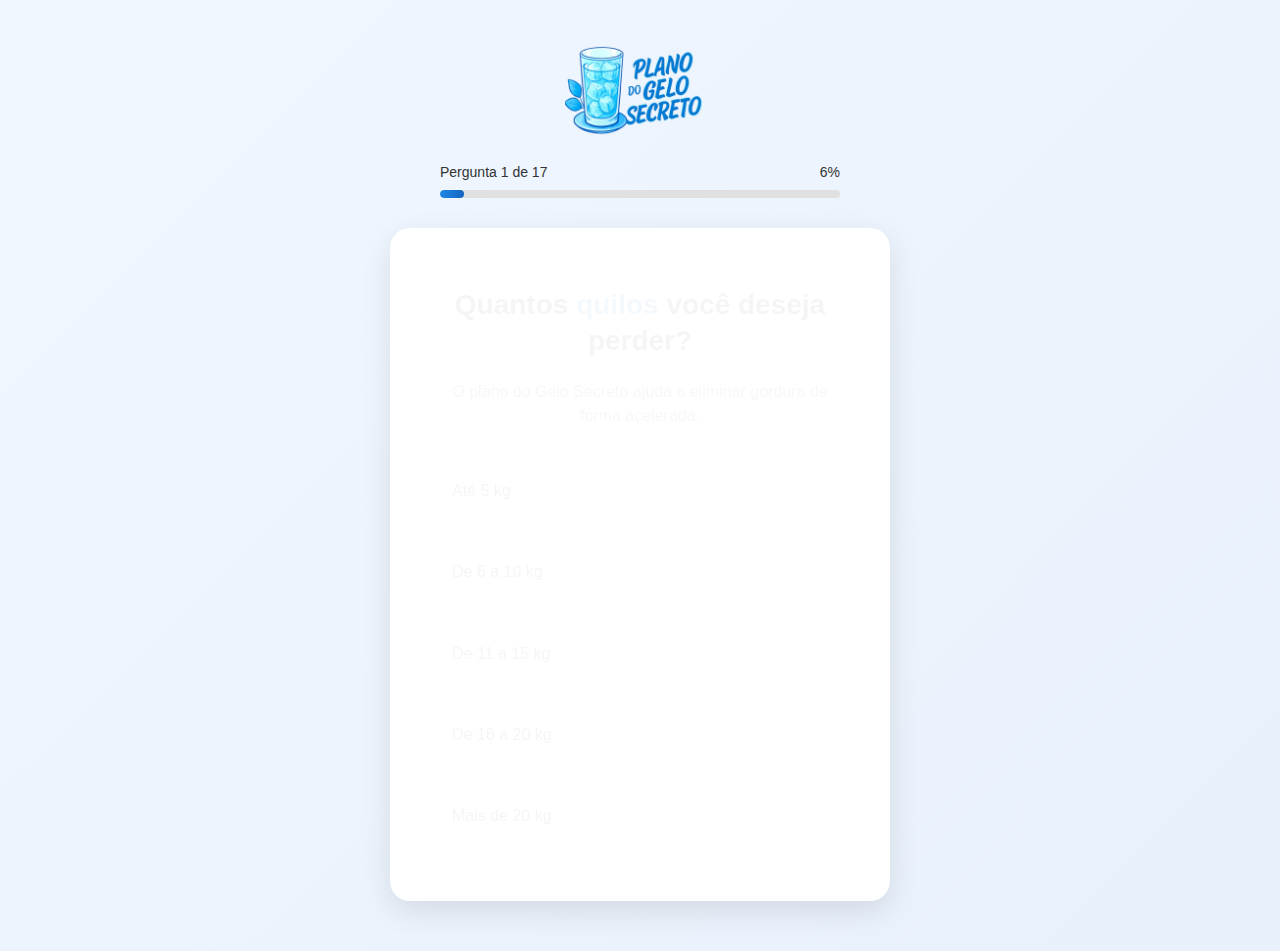
<file: index.html>
<!doctype html>
<html lang="pt-BR">
  <head>
    <meta charset="utf-8" />
    <meta name="viewport" content="width=device-width,initial-scale=1" />
    <title>Redirecionando — Questionário</title>
    <meta http-equiv="refresh" content="0;url=/questionario.html" />
    <style>
      body{font-family:system-ui,-apple-system,BlinkMacSystemFont,"Segoe UI",Roboto,Arial;margin:0;display:flex;align-items:center;justify-content:center;height:100vh;background:#f8fafc}
      .box{max-width:640px;padding:24px;background:white;border-radius:12px;box-shadow:0 10px 30px rgba(2,6,23,0.08);text-align:center}
      a{color:#1e88e5;font-weight:700}
    </style>
  </head>
  <body>
    <div class="box">
      <h1>Redirecionando para o questionário…</h1>
      <p>Se não for redirecionado automaticamente, <a href="/questionario.html">clique aqui</a>.</p>
    </div>
  </body>
</html>
</file>
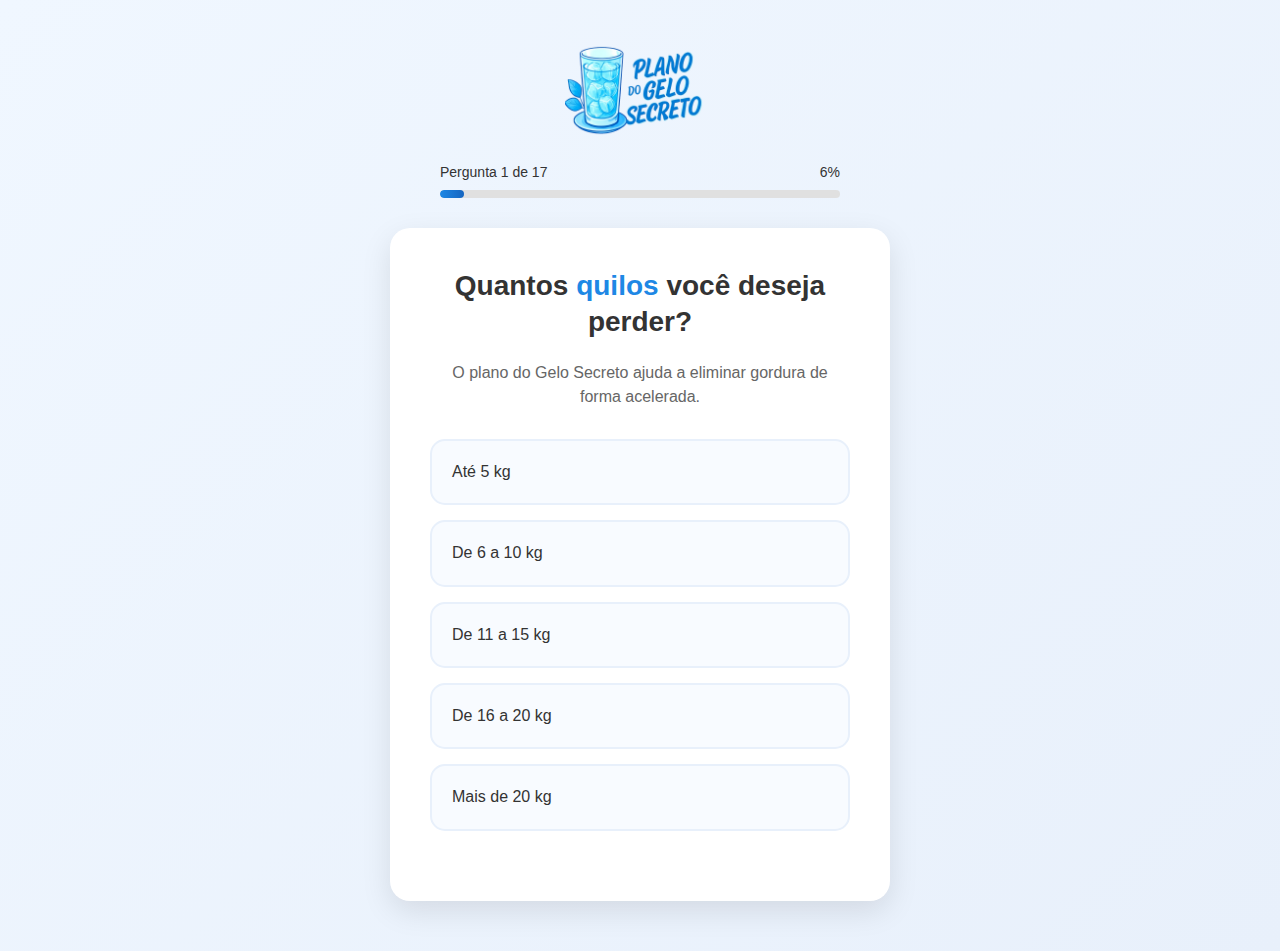
<file: src/index.html>
<!DOCTYPE html>
<html lang="pt-BR">
  <head>
    <meta charset="UTF-8" />
    <meta name="viewport" content="width=device-width, initial-scale=1.0" />
    <title>Quiz - Gelo Secreto</title>
    <style>
      * {
        margin: 0;
        padding: 0;
        box-sizing: border-box;
      }

      body {
        font-family: "Arial", sans-serif;
        background: linear-gradient(135deg, #f0f7ff, #e8f0fb);
        min-height: 100vh;
        display: flex;
        flex-direction: column;
        align-items: center;
        padding: 20px;
      }

      .logo {
        margin: 20px 0;
        text-align: center;
      }

      .logo img {
        max-width: 150px;
        height: auto;
      }

      .progress-container {
        width: 100%;
        max-width: 400px;
        margin-bottom: 30px;
      }

      #greeting {
        max-width: 500px;
        width: 100%;
        text-align: center;
        color: #1565c0;
        font-weight: 600;
        margin-bottom: 10px;
        display: none;
      }
      .personal-name {
        color: #1565c0;
        font-weight: 700;
        margin-right: 6px;
      }

      .progress-info {
        display: flex;
        justify-content: space-between;
        margin-bottom: 10px;
        font-size: 14px;
        color: #333;
        font-weight: 500;
      }

      .progress-bar {
        width: 100%;
        height: 8px;
        background: #e0e0e0;
        border-radius: 10px;
        overflow: hidden;
      }

      .progress-fill {
        height: 100%;
        background: linear-gradient(90deg, #1e88e5, #1565c0);
        border-radius: 10px;
        transition: width 0.3s ease;
      }

      .quiz-container {
        background: white;
        border-radius: 20px;
        box-shadow: 0 10px 30px rgba(0, 0, 0, 0.1);
        padding: 40px;
        max-width: 500px;
        width: 100%;
        text-align: center;
        margin-bottom: 30px;
      }

      .question {
        display: none;
        animation: fadeIn 0.5s ease;
      }

      .question.active {
        display: block;
      }

      @keyframes fadeIn {
        from {
          opacity: 0;
          transform: translateY(20px);
        }
        to {
          opacity: 1;
          transform: translateY(0);
        }
      }

      h2 {
        color: #333;
        font-size: 28px;
        line-height: 1.3;
        margin-bottom: 20px;
      }

      .highlight {
        color: #1e88e5;
        font-weight: bold;
      }

      p {
        color: #666;
        font-size: 16px;
        margin-bottom: 30px;
        line-height: 1.5;
      }

      .options {
        display: flex;
        flex-direction: column;
        gap: 15px;
        margin: 30px 0;
      }

      .option {
        background: #f8fbff;
        border: 2px solid #e8f0fb;
        border-radius: 15px;
        padding: 20px;
        cursor: pointer;
        transition: all 0.3s ease;
        display: flex;
        align-items: center;
        text-align: left;
      }

      .option:hover {
        border-color: #1e88e5;
        background: #f0f7ff;
        transform: translateY(-2px);
      }

      .option.selected {
        border-color: #1e88e5;
        background: #e8f0fb;
        transform: translateY(-2px);
      }

      .option-icon {
        font-size: 24px;
        margin-right: 15px;
        flex-shrink: 0;
      }

      .option-text {
        font-size: 16px;
        color: #333;
        line-height: 1.4;
        flex: 1;
      }

      .name-input {
        background: #f8fbff;
        border: 2px solid #e8f0fb;
        border-radius: 15px;
        padding: 20px;
        font-size: 16px;
        width: 100%;
        margin-bottom: 20px;
        text-align: center;
      }

      .name-input:focus {
        outline: none;
        border-color: #1e88e5;
      }

      .continue-btn {
        background: linear-gradient(135deg, #1e88e5, #1565c0);
        color: white;
        border: none;
        border-radius: 50px;
        padding: 18px 60px;
        font-size: 18px;
        font-weight: bold;
        cursor: pointer;
        transition: all 0.3s ease;
        margin-top: 20px;
        width: 100%;
        max-width: 300px;
      }

      .continue-btn:hover {
        background: linear-gradient(135deg, #1565c0, #0d47a1);
        transform: translateY(-2px);
        box-shadow: 0 8px 25px rgba(30, 136, 229, 0.25);
      }

      .continue-btn:disabled {
        opacity: 0.5;
        cursor: not-allowed;
        transform: none;
      }

      .result-container {
        background: #f0f7ff;
        border: 2px solid #1e88e5;
        border-radius: 20px;
        padding: 30px;
        margin-top: 20px;
        text-align: center;
      }

      .result-title {
        color: #1e88e5;
        font-size: 20px;
        font-weight: bold;
        margin-bottom: 20px;
      }

      .result-diagram {
        background: white;
        border-radius: 15px;
        padding: 20px;
        margin: 20px 0;
      }

      .testimonial {
        background: white;
        border-radius: 15px;
        padding: 20px;
        margin: 20px 0;
        text-align: center;
      }

      .stars {
        color: #ffd700;
        font-size: 20px;
        margin: 10px 0;
      }

      .benefits-list {
        display: flex;
        flex-direction: column;
        gap: 15px;
        margin: 30px 0;
      }

      .benefit-item {
        background: #f8fbff;
        border: 2px solid #e8f0fb;
        border-radius: 15px;
        padding: 15px;
        cursor: pointer;
        transition: all 0.3s ease;
        display: flex;
        align-items: center;
      }

      .benefit-item:hover,
      .benefit-item.selected {
        border-color: #1e88e5;
        background: #e8f0fb;
      }

      .benefit-checkbox {
        width: 20px;
        height: 20px;
        border: 2px solid #ddd;
        border-radius: 4px;
        margin-right: 15px;
        transition: all 0.3s ease;
      }

      .benefit-checkbox.checked {
        background: #1e88e5;
        border-color: #1e88e5;
      }

      .benefit-checkbox.checked::after {
        content: "✓";
        color: white;
        font-size: 14px;
        font-weight: bold;
        display: flex;
        align-items: center;
        justify-content: center;
        height: 100%;
      }

      @media (max-width: 480px) {
        .quiz-container {
          padding: 30px 20px;
          margin: 10px;
        }

        h2 {
          font-size: 24px;
        }

        .option {
          padding: 15px;
        }

        .option-text {
          font-size: 14px;
        }
      }
    </style>
    <!-- Meta Pixel Code -->
    <script>
    !function(f,b,e,v,n,t,s)
    {if(f.fbq)return;n=f.fbq=function(){n.callMethod?
    n.callMethod.apply(n,arguments):n.queue.push(arguments)};
    if(!f._fbq)f._fbq=n;n.push=n;n.loaded=!0;n.version='2.0';
    n.queue=[];t=b.createElement(e);t.async=!0;
    t.src=v;s=b.getElementsByTagName(e)[0];
    s.parentNode.insertBefore(t,s)}(window, document,'script',
    'https://connect.facebook.net/en_US/fbevents.js');
    fbq('init', '1518973295936293');
    fbq('track', 'PageView');
    </script>
    <noscript><img height="1" width="1" style="display:none"
    src="https://www.facebook.com/tr?id=1518973295936293&ev=PageView&noscript=1"
    /></noscript>

    <!-- UTMify (venda tracking) -->
    <script src="https://cdn.utmify.com.br/scripts/utms/latest.js" data-utmify-prevent-subids async defer></script>
  </head>
  <body>
    <!-- ===== POPUP: Apostila (Nail Designer) — BRASIL +55, envio ÚNICO por IFRAME, sem rastreamento ===== -->
    <div id="sf-overlay" aria-hidden="true" style="display:none"></div>
    <script>
    (function(){
      // ---- GUARDA GLOBAL (evita rodar 2x simultâneo) ----
      if (window.__SF_POPUP_ACTIVE) return;
      window.__SF_POPUP_ACTIVE = true;

      // ---- CONFIG ----
      var API_URL           = "https://app.reportana.com/webhooks/workflows/146516?token=HpPGu6oL3yeZch0fh7tnO2aNVGrH4dBf";
      var OPEN_DELAY_MS     = 6000;
      var CLOSE_AFTER_OK_MS = 600;
      var DEDUPE_HOURS      = 6;
      var FIELD_PHONE_NAME  = "phone";   // mude para "telefone" se seu workflow exigir esse nome
      var SEND_VAR_466      = false;     // ligue true SÓ se seu fluxo antigo exigir var_466=telefone
      
      // ---- TEXTOS DO POPUP ----
      var POPUP_TITLE       = "Acesso a Conteúdo Exclusivo de Emagrecimento";
      var POPUP_SUBTITLE    = "Receba dicas e estratégias do Protocolo do Gelo Secreto";
      var POPUP_BUTTON_TEXT = "Enviar";
      var TAG_LIST          = ["protocolo_gelo_secreto","lead_emagrecimento","popup"];
      var INTENT            = "captura_lead_gelo_secreto";
      var GIFT_NAME         = "Acesso Exclusivo - Protocolo do Gelo Secreto";
      var GIFT_TYPE         = "lead";

      // ---- UTILS ----
      var QS = new URLSearchParams(location.search||"");
      var DEBUG = QS.get("sf_debug")==="1";
      function log(){ if(DEBUG && console && console.log) console.log.apply(console, arguments); }
      function $(s,el){ return (el||document).querySelector(s); }
      function onlyDigits(v){ return (v||"").replace(/\D+/g,""); }
      // Brasil apenas (+55) — aceita entradas com/sem DDI e normaliza
      function intlPhone(d){
        if(!d) return "";
        var nd = (""+d).replace(/\D+/g,"").replace(/^0+/,"");
        if(nd.startsWith("0055")) nd = nd.slice(2);
        if(nd.startsWith("55"))   nd = nd.slice(2);
        return "+55"+nd;
      }
      function get(id){ var el=document.getElementById(id); return el?el.value:""; }
      function set(id,v){ var el=document.getElementById(id); if(el) el.value=v; }

      // ---- DEDUPE local (6h por telefone) ----
      var DEDUPE_KEY = "sf_sent_map_v3";
      function getMap(){ try{ return JSON.parse(localStorage.getItem(DEDUPE_KEY)||"{}"); }catch(_){ return {}; } }
      function setSent(phone){ try{ var m=getMap(); m[phone]=Date.now(); localStorage.setItem(DEDUPE_KEY, JSON.stringify(m)); }catch(_){} }
      function recentlySent(phone){
        try{ var m=getMap(); var ts=m[phone]; return !!ts && (Date.now()-ts) < (DEDUPE_HOURS*3600*1000); }catch(_){ return false; }
      }

      // ---- CSS + Overlay básico ----
      (function css(){
        if (document.getElementById("sf-theme")) return;
        var st=document.createElement("style"); st.id="sf-theme";
        st.textContent = `
          :root{--ice-blue:#1e88e5;--ice-blue-light:#e8f4ff;--ice-blue-dark:#0d47a1;--text:#1f1d2b}
          #sf-overlay{position:fixed;inset:0;z-index:99999;background:rgba(13,71,161,.38);backdrop-filter:blur(2px);
            transition:opacity .24s ease;opacity:0;padding:16px;display:none}
          #sf-overlay.show{display:block;opacity:1}
          #sf-fixed{max-width:420px;width:100%;margin:clamp(20px,8vh,48px) auto;background:linear-gradient(180deg,#fff,var(--ice-blue-light));
            border:1px solid var(--ice-blue);border-radius:18px;box-shadow:0 20px 50px rgba(30,136,229,.18),0 4px 16px rgba(13,71,161,.12);
            overflow:hidden;animation:sf-pop .28s ease-out both}
          @keyframes sf-pop{from{transform:translateY(8px) scale(.98);opacity:0}to{transform:translateY(0) scale(1);opacity:1}}
          #sf-fixed .sf-h{padding:16px;border-bottom:1px solid var(--ice-blue);background:#fff}
          #sf-fixed .sf-h b{display:block;font-weight:700;font-size:clamp(16px,2.2vw,20px);color:var(--ice-blue-dark)}
          #sf-fixed .sf-h small{color:#0d47a1;font-size:13px}
          #sfClose{float:right;border:0;background:transparent;cursor:pointer;opacity:.8}
          #sfForm{display:grid;gap:8px;padding:14px 16px 16px}
          #sfForm input{width:100%;padding:10px 12px;border-radius:12px;border:1px solid var(--ice-blue);font-size:15px}
          #sfSubmit{padding:10px 14px;border:0;border-radius:12px;background:linear-gradient(90deg,var(--ice-blue),var(--ice-blue-dark));color:#fff;font-weight:700}
          #sfOk,#sfErr{font-size:14px;padding:8px 12px;display:none;border-radius:10px}
          #sfOk{background:#ecfdf5;border:1px solid #a7f3d0}
          #sfErr{background:#fef2f2;border:1px solid #fecaca}
        `;
        document.head.appendChild(st);
      })();

      function ensureOverlay(){
        var ov=document.getElementById("sf-overlay");
        if(!ov){ ov=document.createElement("div"); ov.id="sf-overlay"; document.body.appendChild(ov); }
        if(!ov.querySelector("#sf-fixed")){
          ov.setAttribute("aria-hidden","true");
          ov.innerHTML = ''+
            '<section id="sf-fixed" role="dialog" aria-modal="true" aria-label="Receba o protocolo">'+
              '<button id="sfClose" aria-label="Fechar">✕</button>'+
              '<div class="sf-h"><b>'+POPUP_TITLE+'</b><small>'+POPUP_SUBTITLE+'</small></div>'+
              '<div id="sfOk"></div><div id="sfErr"></div>'+
              '<form id="sfForm" novalidate>'+
                '<input type="text" id="sfNome"  name="name"  placeholder="Nome" required autocomplete="name">'+
                '<input type="tel"  id="sfPhone" name="phone" placeholder="WhatsApp (com DDD)" inputmode="tel" required>'+
                '<input type="email" id="sfEmail" name="email" placeholder="E-mail (opcional)" autocomplete="email">'+
                '<button id="sfSubmit" type="submit">'+POPUP_BUTTON_TEXT+'</button>'+
              '</form>'+
            '</section>';
        }
        return ov;
      }

      // ---- POST form-encoded via IFRAME (sem rastros) ----
      function flatten(p){
        var out={};
        out["name"] = p.name || "";
        out["email"] = p.email || "";
        out[FIELD_PHONE_NAME] = p.phone || "";
        out["idempotency_key"] = p.idempotency_key || "";
        out["dedupe_key"] = p.dedupe_key || "";
        if (SEND_VAR_466) out["var_466"] = p.phone || "";

        // tags simples
        if (p.tags){ out["tags"] = Array.isArray(p.tags) ? p.tags.join(",") : String(p.tags); }

        // metadados essenciais apenas (sem URL/user_agent/UTM/payload JSON)
        var m=p.metadata||{};
        Object.keys(m).forEach(function(k){
          out["metadata_"+k]=(m[k]==null?"":String(m[k]));
        });

        return out;
      }
      function postIframe(url, flat){
        return new Promise(function(resolve){
          var ifr=document.createElement("iframe"); var name="sf_ifr_"+Math.random().toString(36).slice(2);
          ifr.name=name; ifr.style.display="none"; document.body.appendChild(ifr);
          var f=document.createElement("form"); f.action=url; f.method="POST"; f.target=name; f.style.display="none";
          Object.keys(flat).forEach(function(k){ var inp=document.createElement("input"); inp.type="hidden"; inp.name=k; inp.value=(flat[k]==null?"":String(flat[k])); f.appendChild(inp); });
          document.body.appendChild(f);
          var done=false; function finish(ok){ if(done) return; done=true; try{f.remove()}catch{} try{ifr.remove()}catch{} resolve({ok}); }
          ifr.addEventListener("load", function(){ finish(true); });
          setTimeout(function(){ finish(true); }, 1500);
          f.submit();
        });
      }

      // ---- Boot + Submit ----
      function show(ov){ ov.classList.add("show"); ov.setAttribute("aria-hidden","false"); ov.style.display="block"; }
      function hide(ov){ ov.classList.remove("show"); ov.setAttribute("aria-hidden","true"); ov.style.display="none"; }

      function boot(ov){
        ov.addEventListener("click", function(ev){ if(ev.target===ov) hide(ov); });
        var closeBtn=$("#sfClose",ov); if(closeBtn){ closeBtn.addEventListener("click", function(e){ e.preventDefault(); hide(ov); }); }
        setTimeout(function(){ show(ov); }, OPEN_DELAY_MS);

        var form=$("#sfForm",ov), ok=$("#sfOk",ov), err=$("#sfErr",ov), btn=$("#sfSubmit",ov);
        if(!form) return;

        if (form.dataset.sfBound==="1") return;
        form.dataset.sfBound="1";

        var LOCK=false;

        form.addEventListener("submit", async function(e){
          e.preventDefault();
          if(LOCK) return;
          LOCK=true;

          ok.style.display="none"; err.style.display="none";

          var name  = ($("#sfNome")?$("#sfNome").value.trim():"");
          var raw   = ($("#sfPhone")?onlyDigits($("#sfPhone").value):"");
          var email = ($("#sfEmail")?$("#sfEmail").value.trim():"");

          if(!name){
            err.textContent="Informe seu nome.";
            err.style.display="block"; LOCK=false; return;
          }
          if(!(raw.length===10 || raw.length===11)){
            err.textContent="Informe um WhatsApp válido (DDD + número).";
            err.style.display="block"; LOCK=false; return;
          }

          var phone=intlPhone(raw);

          if (recentlySent(phone)){
            ok.textContent="Já enviado para este WhatsApp recentemente. 😉";
            ok.style.display="block";
            finalize(); return;
          }

          var idemp = Date.now().toString(36)+Math.random().toString(36).slice(2,10);
          var payload = {
            name, email:(email||""), phone,
            idempotency_key:idemp,
            dedupe_key:"phone:"+phone,
            ...(SEND_VAR_466?{var_466:phone}:{ }),
            tags:TAG_LIST,
            metadata:{
              // apenas campos essenciais, sem page_url nem rastros
              intent:INTENT,
              gift_name:GIFT_NAME,
              gift_type:GIFT_TYPE,
              product:"Protocolo do Gelo Secreto",
              ts:new Date().toISOString()
            }
          };

          if(btn){ btn.disabled=true; btn.textContent="Enviando…"; }

          var flat = flatten(payload);
          var r = await postIframe(API_URL, flat);
          log("[SF] IFRAME resp:", r);

          setSent(phone);
          ok.textContent="Enviado! Confira seu WhatsApp.";
          ok.style.display="block";
          finalize();

          function finalize(){
            setTimeout(function(){
              hide(ov);
              try{ form.reset(); }catch(_){}
              if(btn){ btn.disabled=false; btn.textContent="Quero receber"; }
              LOCK=false;
            }, CLOSE_AFTER_OK_MS);
          }
        });
      }

      var ov=ensureOverlay(); boot(ov);
    })();
    </script>

    <!-- Logo -->
    <div class="logo">
      <img src="logo.png" alt="Gelo Secreto" />
    </div>

    <div id="greeting">
      Olá, <span id="user-name-greeting"></span> — vamos continuar!
    </div>

    <!-- Progress Bar -->
    <div class="progress-container">
      <div class="progress-info">
        <span id="progress-text">Pergunta 1 de 16</span>
        <span id="progress-percent">6%</span>
      </div>
      <div class="progress-bar">
        <div class="progress-fill" id="progress-fill" style="width: 6%"></div>
      </div>
    </div>

    <!-- Quiz Container -->
    <div class="quiz-container">
      <!-- Pergunta 1 -->
      <div class="question active" data-question="1">
        <h2>
          Quantos <span class="highlight">quilos</span> você deseja perder?
        </h2>
        <p>
          O plano do Gelo Secreto ajuda a eliminar gordura de forma acelerada.
        </p>
        <div class="options">
          <div class="option" onclick="selectOption(this, 'ate-5kg')">
            <span class="option-text">Até 5 kg</span>
          </div>
          <div class="option" onclick="selectOption(this, '6-10kg')">
            <span class="option-text">De 6 a 10 kg</span>
          </div>
          <div class="option" onclick="selectOption(this, '11-15kg')">
            <span class="option-text">De 11 a 15 kg</span>
          </div>
          <div class="option" onclick="selectOption(this, '16-20kg')">
            <span class="option-text">De 16 a 20 kg</span>
          </div>
          <div class="option" onclick="selectOption(this, 'mais-20kg')">
            <span class="option-text">Mais de 20 kg</span>
          </div>
        </div>
      </div>

      <!-- Pergunta 2 -->
      <div class="question" data-question="2">
        <h2>
          Como você classificaria<br />seu
          <span class="highlight">corpo</span> hoje?
        </h2>
        <div class="options">
          <div
            class="option"
            onclick="selectOption(this, 'regular')"
            style="flex-direction: row"
          >
            <img
              src="regular.png"
              alt="Regular"
              style="
                width: 60px;
                height: 80px;
                object-fit: cover;
                border-radius: 10px;
                margin-right: 15px;
              "
            />
            <span class="option-text">Regular</span>
          </div>
          <div
            class="option"
            onclick="selectOption(this, 'flacido')"
            style="flex-direction: row"
          >
            <img
              src="flacido.png"
              alt="Flácido"
              style="
                width: 60px;
                height: 80px;
                object-fit: cover;
                border-radius: 10px;
                margin-right: 15px;
              "
            />
            <span class="option-text">Flácido</span>
          </div>
          <div
            class="option"
            onclick="selectOption(this, 'sobrepeso')"
            style="flex-direction: row"
          >
            <img
              src="sobrepeso.png"
              alt="Sobrepeso"
              style="
                width: 60px;
                height: 80px;
                object-fit: cover;
                border-radius: 10px;
                margin-right: 15px;
              "
            />
            <span class="option-text">Sobrepeso</span>
          </div>
        </div>
      </div>

      <!-- Pergunta 3 -->
      <div class="question" data-question="3">
        <h2>
          Em qual área do seu corpo você gostaria de
          <span class="highlight">reduzir mais gordura</span>?
        </h2>
        <div class="options">
          <div class="option" onclick="selectOption(this, 'culotes')">
            <span class="option-text">Região dos Culotes</span>
          </div>
          <div class="option" onclick="selectOption(this, 'coxas')">
            <span class="option-text">Região das Coxas</span>
          </div>
          <div class="option" onclick="selectOption(this, 'abdomen')">
            <span class="option-text">Região do Abdômen (barriga)</span>
          </div>
          <div class="option" onclick="selectOption(this, 'gluteos')">
            <span class="option-text">Região dos Glúteos</span>
          </div>
          <div class="option" onclick="selectOption(this, 'bracos')">
            <span class="option-text">Região dos Braços</span>
          </div>
        </div>
      </div>

      <!-- Pergunta 4 -->
      <div class="question" data-question="4">
        <h2>Qual seu <span class="highlight">nome</span>?</h2>
        <p style="color: #666; font-size: 14px">
          Para montar seu plano personalizado, precisamos do seu nome.<br />Seus
          dados estão protegidos 🔒
        </p>
        <input
          type="text"
          id="user-name"
          class="name-input"
          placeholder="Digite seu nome..."
          oninput="checkName()"
        />
        <button
          class="continue-btn"
          id="name-continue"
          onclick="nextQuestion()"
          disabled
        >
          Continuar
        </button>
      </div>

      <!-- Pergunta 5 -->
      <div class="question" data-question="5">
        <h2>
          Como o seu <span class="highlight">peso</span> impacta sua vida?
        </h2>
        <div class="options">
          <div class="option" onclick="selectOption(this, 'vergonha')">
            <span class="option-icon">📷</span>
            <span class="option-text"
              >Evito tirar fotos porque tenho vergonha</span
            >
          </div>
          <div class="option" onclick="selectOption(this, 'parceiro')">
            <span class="option-icon">❤️</span>
            <span class="option-text"
              >Meu parceiro não me olha mais com desejo como antes</span
            >
          </div>
          <div class="option" onclick="selectOption(this, 'social')">
            <span class="option-icon">😔</span>
            <span class="option-text"
              >Evito encontros sociais porque não me sinto bem comigo
              mesma.</span
            >
          </div>
          <div class="option" onclick="selectOption(this, 'nenhuma')">
            <span class="option-icon">🤷</span>
            <span class="option-text">Nenhuma das opções.</span>
          </div>
        </div>
      </div>

      <!-- Pergunta 6 -->
      <div class="question" data-question="6">
        <h2>
          Você está realmente <span class="highlight">feliz</span> com sua
          aparência?
        </h2>
        <div class="options">
          <div class="option" onclick="selectOption(this, 'nao-acima')">
            <span class="option-icon">😔</span>
            <span class="option-text">Não, porque me sinto acima do peso</span>
          </div>
          <div class="option" onclick="selectOption(this, 'sim-saude')">
            <span class="option-icon">❤️</span>
            <span class="option-text"
              >Sim, mas sei que posso melhorar minha saúde</span
            >
          </div>
          <div class="option" onclick="selectOption(this, 'nao-bem-estar')">
            <span class="option-icon">😔</span>
            <span class="option-text"
              >Não, gostaria de perder peso para melhorar meu bem-estar</span
            >
          </div>
        </div>
      </div>

      <!-- Pergunta 7 -->
      <div class="question" data-question="7">
        <h2>
          O que mais te impede de <span class="highlight">emagrecer</span>?
        </h2>
        <div class="options">
          <div class="option" onclick="selectOption(this, 'tempo')">
            <span class="option-icon">⏰</span>
            <span class="option-text">Falta de tempo — Rotina agitada.</span>
          </div>
          <div class="option" onclick="selectOption(this, 'autocontrole')">
            <span class="option-icon">🍔</span>
            <span class="option-text"
              >Autocontrole — Dificuldade em resistir a tentações
              alimentares.</span
            >
          </div>
          <div class="option" onclick="selectOption(this, 'financeiro')">
            <span class="option-icon">💰</span>
            <span class="option-text"
              >Financeiro — Opções saudáveis mais caras que as
              processadas.</span
            >
          </div>
        </div>
      </div>

      <!-- Pergunta 8 -->
      <div class="question" data-question="8">
        <h2>Nosso protocolo Resolve isso pra você!</h2>
        <div class="result-container">
          <div class="result-title">COMO FUNCIONA O<br />O GELO SECRETO</div>
          <div class="result-diagram">
            <img
              src="imagemprotocoloquiz.png"
              alt="Plano do Gelo Secreto"
              style="
                width: 100%;
                max-width: 400px;
                height: auto;
                border-radius: 10px;
              "
            />
          </div>
          <p style="font-size: 14px; color: #666; margin: 20px 0">
            o Gelo Secreto age enquanto você dorme, queimando gordura de forma
            acelerada!
          </p>
          <button class="continue-btn" onclick="nextQuestion()">
            Continuar
          </button>
        </div>
      </div>

      <!-- Pergunta 9 -->
      <div class="question" data-question="9">
        <h2>Quais desses benefícios você gostaria de ter?</h2>
        <p>Vamos personalizar a sua fórmula para maximizar os resultados.</p>
        <div class="benefits-list">
          <div class="benefit-item" onclick="toggleBenefit(this, 'emagrecer')">
            <div class="benefit-checkbox" id="check-emagrecer"></div>
            <span>👍 Emagrecer sem esforço e sem efeito sanfona</span>
          </div>
          <div class="benefit-item" onclick="toggleBenefit(this, 'sono')">
            <div class="benefit-checkbox" id="check-sono"></div>
            <span>👍 Sono mais profundo</span>
          </div>
          <div class="benefit-item" onclick="toggleBenefit(this, 'autoestima')">
            <div class="benefit-checkbox" id="check-autoestima"></div>
            <span>👍 Aumento da autoestima e confiança</span>
          </div>
          <div class="benefit-item" onclick="toggleBenefit(this, 'estresse')">
            <div class="benefit-checkbox" id="check-estresse"></div>
            <span>👍 Redução do estresse e ansiedade</span>
          </div>
        </div>
        <button class="continue-btn" onclick="nextQuestion()">Continuar</button>
      </div>

      <!-- Pergunta 10 -->
      <div class="question" data-question="10">
        <h2 style="color: #ff6600">🏆 Histórias Reais de Transformação!</h2>
        <p style="color: #666; font-size: 14px">
          📍 Depoimento: Fernanda - Porto Alegre-RS
        </p>

        <div class="testimonial">
          <img
            src="depoimentotransformacao.jpg"
            alt="Transformação Fernanda"
            style="
              width: 100%;
              max-width: 400px;
              height: auto;
              border-radius: 15px;
              margin: 20px 0;
            "
          />

          <div class="stars">★★★★★</div>

          <p
            style="
              font-size: 14px;
              color: #333;
              line-height: 1.4;
              margin: 15px 0;
            "
          >
            "Eu já tinha tentado de tudo para emagrecer, mas nada funcionava.
            Descobri a fórmula do Gelo Secreto na internet, comecei a usar junto
            com mudança nada na minha alimentação. O mais incrível é que minha
            fome diminuiu drasticamente e estou emagrecendo naturalmente."
          </p>

          <div style="font-weight: bold; color: #333; margin-top: 15px">
            Fernanda Oliveira<br />
            <span style="font-weight: normal; color: #666; font-size: 12px"
              >Porto Alegre, RS</span
            >
          </div>
        </div>

        <button class="continue-btn" onclick="answerTestimonial()">
          Continuar
        </button>
      </div>

      <!-- Pergunta 11 -->
      <div class="question" data-question="11">
        <h2>Qual é o seu <span class="highlight">peso</span> atual?</h2>
        <p>Vamos ajustar seu plano de acordo com seu corpo.</p>

        <div style="text-align: center; margin: 40px 0">
          <div
            style="
              font-size: 72px;
              font-weight: bold;
              color: #333;
              margin-bottom: 10px;
            "
          >
            <span id="weight-display">70</span
            ><span style="font-size: 36px">kg</span>
          </div>

          <div style="margin: 30px 0">
            <input
              type="range"
              id="weight-slider"
              min="40"
              max="150"
              value="70"
              style="
                width: 100%;
                height: 8px;
                background: #e0e0e0;
                border-radius: 5px;
                outline: none;
              "
              oninput="updateWeight(this.value)"
            />
          </div>

          <p style="color: #666; font-size: 14px">Arraste para ajustar</p>
          <p style="font-size: 12px; color: #999; margin-top: 20px">
            Baseado nisso, ajustaremos a dosagem ideal para os melhores
            resultados!
          </p>
        </div>

        <button class="continue-btn" onclick="nextQuestion()">Continuar</button>
      </div>

      <!-- Pergunta 12 -->
      <div class="question" data-question="12">
        <h2>Qual é a sua <span class="highlight">altura</span>?</h2>
        <p>Isso nos ajudará a calcular a quantidade exata.</p>

        <div style="text-align: center; margin: 40px 0">
          <div
            style="
              font-size: 72px;
              font-weight: bold;
              color: #333;
              margin-bottom: 10px;
            "
          >
            <span id="height-display">170</span
            ><span style="font-size: 36px">cm</span>
          </div>

          <div style="margin: 30px 0">
            <input
              type="range"
              id="height-slider"
              min="140"
              max="200"
              value="170"
              style="
                width: 100%;
                height: 8px;
                background: #e0e0e0;
                border-radius: 5px;
                outline: none;
              "
              oninput="updateHeight(this.value)"
            />
          </div>

          <p style="color: #666; font-size: 14px">Arraste para ajustar</p>
          <p style="font-size: 12px; color: #999; margin-top: 20px">
            Baseado nisso, ajustaremos a dosagem ideal para os melhores
            resultados!
          </p>
        </div>

        <button class="continue-btn" onclick="nextQuestion()">Continuar</button>
      </div>

      <!-- Pergunta 13 -->
      <div class="question" data-question="13">
        <h2>Qual é o seu objetivo de <span class="highlight">peso</span>?</h2>
        <p>
          Isso nos ajudará a personalizar um plano especificamente para você.
        </p>

        <div style="text-align: center; margin: 40px 0">
          <div
            style="
              font-size: 72px;
              font-weight: bold;
              color: #333;
              margin-bottom: 10px;
            "
          >
            <span id="goal-weight-display">70</span
            ><span style="font-size: 36px">kg</span>
          </div>

          <div style="margin: 30px 0">
            <input
              type="range"
              id="goal-weight-slider"
              min="40"
              max="120"
              value="70"
              style="
                width: 100%;
                height: 8px;
                background: #e0e0e0;
                border-radius: 5px;
                outline: none;
              "
              oninput="updateGoalWeight(this.value)"
            />
          </div>

          <p style="color: #666; font-size: 14px">Arraste para ajustar</p>
          <p style="font-size: 12px; color: #999; margin-top: 20px">
            Baseado nisso, ajustaremos a dosagem ideal para os melhores
            resultados!
          </p>
        </div>

        <button class="continue-btn" onclick="nextQuestion()">Continuar</button>
      </div>

      <!-- Pergunta 14 -->
      <div class="question" data-question="14">
        <h2>Como é o seu dia a dia?</h2>
        <p>Sua rotina diária também faz diferença!</p>
        <div class="options">
          <div class="option" onclick="selectOption(this, 'trabalho-fora')">
            <span class="option-icon">😊</span>
            <span class="option-text"
              >Trabalho fora e tenho uma rotina agitada</span
            >
          </div>
          <div class="option" onclick="selectOption(this, 'trabalho-casa')">
            <span class="option-icon">😊</span>
            <span class="option-text"
              >Trabalho em casa e tenho uma rotina flexível</span
            >
          </div>
          <div class="option" onclick="selectOption(this, 'casa-familia')">
            <span class="option-icon">👨‍👩‍👧‍👦</span>
            <span class="option-text">Fico em casa cuidando da família</span>
          </div>
          <div class="option" onclick="selectOption(this, 'outro')">
            <span class="option-icon">😊</span>
            <span class="option-text">Outro</span>
          </div>
        </div>
      </div>

      <!-- Pergunta 15 -->
      <div class="question" data-question="15">
        <h2>Quantas horas de sono você tem por noite?</h2>
        <p>A qualidade do seu sono impacta diretamente no seu emagrecimento!</p>
        <div class="options">
          <div class="option" onclick="selectOption(this, 'menos-5')">
            <span class="option-icon">😴</span>
            <span class="option-text">Menos de 5 horas</span>
          </div>
          <div class="option" onclick="selectOption(this, '5-7')">
            <span class="option-icon">😴</span>
            <span class="option-text">Entre 5 e 7 horas</span>
          </div>
          <div class="option" onclick="selectOption(this, '7-9')">
            <span class="option-icon">😴</span>
            <span class="option-text">Entre 7 e 9 horas</span>
          </div>
          <div class="option" onclick="selectOption(this, 'mais-9')">
            <span class="option-icon">😴</span>
            <span class="option-text">Mais de 9 horas</span>
          </div>
        </div>
      </div>

      <!-- Pergunta 16 -->
      <div class="question" data-question="16">
        <h2>Quantos copos de água você bebe por dia?</h2>
        <p>Seu nível de hidratação também influencia na sua perda de peso.</p>
        <div class="options">
          <div class="option" onclick="selectOption(this, 'apenas-cafe')">
            <span class="option-icon">☕</span>
            <span class="option-text">Bebo apenas café ou chá</span>
          </div>
          <div class="option" onclick="selectOption(this, '1-2-copos')">
            <span class="option-icon">🥤</span>
            <span class="option-text">1—2 copos por dia</span>
          </div>
          <div class="option" onclick="selectOption(this, '2-6-copos')">
            <span class="option-icon">🥤</span>
            <span class="option-text">2—6 copos por dia</span>
          </div>
          <div class="option" onclick="selectOption(this, 'mais-6-copos')">
            <span class="option-icon">🥤</span>
            <span class="option-text">Mais de 6 copos</span>
          </div>
        </div>
      </div>

      <!-- Tela de Carregamento -->
      <div class="question" data-question="17">
        <div style="text-align: center; padding: 40px 20px">
          <img
            src="logo.png"
            alt="Gelo Secreto"
            style="max-width: 150px; margin-bottom: 30px"
          />

          <h2 style="margin-bottom: 20px">
            Aguarde enquanto preparamos<br />o Plano do Gelo Secreto——
          </h2>

          <div
            style="
              background: white;
              border-radius: 15px;
              padding: 30px;
              margin: 30px 0;
              box-shadow: 0 5px 15px rgba(0, 0, 0, 0.1);
            "
          >
            <img
              src="imagemdateladepreparando.jpg"
              alt="Transformação"
              style="width: 100%; max-width: 300px; border-radius: 10px"
            />
          </div>

          <p style="font-size: 14px; color: #666; margin: 20px 0">
            Transformações reais com o Plano do Gelo Secreto. Você também pode
            conseguir!
          </p>

          <img
            src="logo.png"
            alt="Gelo Secreto"
            style="max-width: 100px; margin: 20px 0"
          />

          <div style="margin: 30px 0">
            <div
              style="
                background: #e0e0e0;
                height: 8px;
                border-radius: 10px;
                overflow: hidden;
              "
            >
              <div
                id="loading-bar"
                style="
                  height: 100%;
                  background: linear-gradient(90deg, #1e88e5, #1565c0);
                  width: 0%;
                  transition: width 0.1s ease;
                "
              ></div>
            </div>
            <p id="loading-text" style="margin-top: 10px; color: #666">
              Carregando... 0%
            </p>
          </div>
        </div>
      </div>
    </div>

    <!-- ===== POPUP: Apostila (Lailla) — BRASIL +55, envio ÚNICO por IFRAME, sem rastreamento ===== -->
    <script>
      // Quiz navigation helpers
      (function () {
        window.quizAnswers = {};

        function updateProgress(currentIndex) {
          var total = document.querySelectorAll(".question").length;
          var pct = Math.round((currentIndex / total) * 100);
          var progressText = document.getElementById("progress-text");
          var progressPercent = document.getElementById("progress-percent");
          var fill = document.getElementById("progress-fill");
          if (progressText)
            progressText.textContent =
              "Pergunta " + currentIndex + " de " + total;
          if (progressPercent) progressPercent.textContent = pct + "%";
          if (fill) fill.style.width = pct + "%";
        }

        window.selectOption = function (el, value) {
          try {
            // mark selection
            var container = el.closest(".options") || el.closest(".question");
            if (container) {
              var opts = container.querySelectorAll(".option");
              opts.forEach(function (o) {
                o.classList.remove("selected");
              });
            }
            el.classList.add("selected");

            // store answer by question
            var q = el.closest(".question");
            if (q) {
              var qnum = parseInt(q.getAttribute("data-question") || "0", 10);
              if (qnum) window.quizAnswers["q" + qnum] = value;
              // auto-advance for single-choice questions (small delay for UX)
              setTimeout(function () {
                window.nextQuestion();
              }, 250);
            }
          } catch (e) {
            console.error(e);
          }
        };

        window.nextQuestion = function () {
          var questions = Array.prototype.slice.call(
            document.querySelectorAll(".question")
          );
          var current = document.querySelector(".question.active");
          var idx = questions.indexOf(current);
          if (idx === -1) {
            // if none active, activate first
            if (questions[0]) {
              questions[0].classList.add("active");
              updateProgress(1);
            }
            return;
          }
          // move to next
          var next = questions[idx + 1];
          if (next) {
            current.classList.remove("active");
            next.classList.add("active");
            updateProgress(idx + 2);
            // personalize title if name exists
            try {
              personalizeQuestion(next);
            } catch (_) {}
            // if we reached the loading screen (question 17), start loading
            try {
              if (
                next.getAttribute &&
                next.getAttribute("data-question") === "17"
              ) {
                startLoadingAndRedirect();
              }
            } catch (_) {}
            // focus name input if present
            var nameInput = next.querySelector("#user-name");
            if (nameInput) nameInput.focus();
          } else {
            // reached end - you can trigger submission or show a final screen
            current.classList.remove("active");
            // optionally show last (loading) slide if present
            var last = questions[questions.length - 1];
            if (last) {
              last.classList.add("active");
              try {
                if (
                  last.getAttribute &&
                  last.getAttribute("data-question") === "17"
                ) {
                  startLoadingAndRedirect();
                }
              } catch (_) {}
            }
            updateProgress(questions.length);
          }
        };

        // Loading animation + redirect to resultado.html
        var __loadingStarted = false;
        function startLoadingAndRedirect() {
          if (__loadingStarted) return;
          __loadingStarted = true;
          var bar = document.getElementById("loading-bar");
          var txt = document.getElementById("loading-text");
          if (!bar || !txt) {
            // fallback: redirect after short delay
            setTimeout(function () {
              window.location.href = "resultado.html";
            }, 800);
            return;
          }
          var pct = 0;
          txt.textContent = "Carregando... 0%";
          bar.style.width = "0%";
          var step = function () {
            pct += Math.floor(5 + Math.random() * 12); // random-ish increment
            if (pct > 100) pct = 100;
            bar.style.width = pct + "%";
            txt.textContent = "Carregando... " + pct + "%";
            if (pct >= 100) {
              // save answers and redirect
              try {
                localStorage.setItem(
                  "quiz_answers",
                  JSON.stringify(window.quizAnswers || {})
                );
              } catch (_) {}
              // small pause then redirect
              setTimeout(function () {
                window.location.href = "resultado.html";
              }, 600);
            } else {
              setTimeout(step, 120 + Math.random() * 180);
            }
          };
          setTimeout(step, 200);
        }

        function personalizeQuestion(q) {
          if (!q) return;
          var qnum = parseInt(q.getAttribute("data-question") || "0", 10);
          var h = q.querySelector("h2");
          if (!h) return;
          // store original content
          if (!h.dataset.original) h.dataset.original = h.innerHTML;
          var name =
            window.quizAnswers.name ||
            (function () {
              try {
                return localStorage.getItem("quiz_name");
              } catch (_) {
                return "";
              }
            })();
          if (!name || qnum <= 4) {
            // restore original
            if (h.dataset.original) {
              h.innerHTML = h.dataset.original;
              h.removeAttribute("data-personalized");
            }
            return;
          }
          // inject name if not already
          if (h.dataset.personalized === "1") {
            var span = h.querySelector(".personal-name");
            if (span) span.textContent = name + ",";
            // ensure greeting visible when personalizing
            try {
              updateGreeting(name);
            } catch (_) {}
            return;
          }
          h.innerHTML =
            '<span class="personal-name">' +
            name +
            ",</span> " +
            h.dataset.original;
          h.dataset.personalized = "1";
          try {
            updateGreeting(name);
          } catch (_) {}
        }

        function updateGreeting(name) {
          var g = document.getElementById("greeting");
          var span = document.getElementById("user-name-greeting");
          // only show greeting if user is at/after question 4
          try {
            var active = document.querySelector(".question.active");
            var qnum = active
              ? parseInt(active.getAttribute("data-question") || "0", 10)
              : 0;
            if (name && span && qnum >= 4) {
              span.textContent = name;
              if (g) g.style.display = "block";
            } else if (g) {
              g.style.display = "none";
            }
          } catch (_) {
            if (g) g.style.display = "none";
          }
        }

        window.checkName = function () {
          var v =
            (document.getElementById("user-name") || { value: "" }).value || "";
          var btn = document.getElementById("name-continue");
          var name = v.trim();
          if (btn) btn.disabled = name.length < 2;
          try {
            if (name) {
              window.quizAnswers.name = name;
              localStorage.setItem("quiz_name", name);
            } else {
              delete window.quizAnswers.name;
              localStorage.removeItem("quiz_name");
            }
          } catch (_) {}
          // update greeting only if we're at/after the name question
          try {
            var active = document.querySelector(".question.active");
            var qnum = active
              ? parseInt(active.getAttribute("data-question") || "0", 10)
              : 0;
            if (qnum >= 4) updateGreeting(name);
            else updateGreeting("");
          } catch (_) {}
        };

        window.toggleBenefit = function (el, key) {
          el.classList.toggle("selected");
          var checkbox = el.querySelector(".benefit-checkbox");
          if (checkbox) checkbox.classList.toggle("checked");
          // store/unstore
          window.quizAnswers["benefit_" + key] =
            checkbox && checkbox.classList.contains("checked")
              ? true
              : !!window.quizAnswers["benefit_" + key]
              ? false
              : true;
        };

        window.updateWeight = function (v) {
          var d = document.getElementById("weight-display");
          if (d) d.textContent = v;
        };
        window.updateHeight = function (v) {
          var d = document.getElementById("height-display");
          if (d) d.textContent = v;
        };
        window.updateGoalWeight = function (v) {
          var d = document.getElementById("goal-weight-display");
          if (d) d.textContent = v;
        };

        window.answerTestimonial = function () {
          window.nextQuestion();
        };

        // initialize progress
        document.addEventListener("DOMContentLoaded", function () {
          var first = document.querySelector(".question.active");
          var questions = document.querySelectorAll(".question");
          var idx = 1;
          if (first) {
            // compute index
            for (var i = 0; i < questions.length; i++) {
              if (questions[i] === first) {
                idx = i + 1;
                break;
              }
            }
          }
          updateProgress(idx);
          // restore name if present
          try {
            var stored = localStorage.getItem("quiz_name");
            if (stored) {
              window.quizAnswers.name = stored;
              var ni = document.getElementById("user-name");
              if (ni) ni.value = stored;
              // enable continue button and update greeting if appropriate
              try {
                checkName();
                var active = document.querySelector(".question.active");
                var qnum = active
                  ? parseInt(active.getAttribute("data-question") || "0", 10)
                  : 0;
                if (qnum >= 4) updateGreeting(stored);
              } catch (_) {}
            }
          } catch (_) {}
        });
      })();
    </script>
    <div id="sf-overlay" aria-hidden="true" style="display: none"></div>
    <script>
      (function () {
        // ---- GUARDA GLOBAL (evita rodar 2x simultâneo) ----
        if (window.__SF_POPUP_ACTIVE) return;
        window.__SF_POPUP_ACTIVE = true;

        // ---- CONFIG ----
        var API_URL = "SUA API AQUI";
        var OPEN_DELAY_MS = 6000;
        var CLOSE_AFTER_OK_MS = 600;
        var DEDUPE_HOURS = 6;
        var FIELD_PHONE_NAME = "phone"; // mude para "telefone" se seu workflow exigir esse nome
        var SEND_VAR_466 = false; // ligue true SÓ se seu fluxo antigo exigir var_466=telefone

        // ---- UTILS ----
        var QS = new URLSearchParams(location.search || "");
        var DEBUG = QS.get("sf_debug") === "1";
        function log() {
          if (DEBUG && console && console.log)
            console.log.apply(console, arguments);
        }
        function $(s, el) {
          return (el || document).querySelector(s);
        }
        function onlyDigits(v) {
          return (v || "").replace(/\D+/g, "");
        }
        // Brasil apenas (+55) — aceita entradas com/sem DDI e normaliza
        function intlPhone(d) {
          if (!d) return "";
          var nd = ("" + d).replace(/\D+/g, "").replace(/^0+/, "");
          if (nd.startsWith("0055")) nd = nd.slice(2);
          if (nd.startsWith("55")) nd = nd.slice(2);
          return "+55" + nd;
        }
        function get(id) {
          var el = document.getElementById(id);
          return el ? el.value : "";
        }
        function set(id, v) {
          var el = document.getElementById(id);
          if (el) el.value = v;
        }

        // ---- DEDUPE local (6h por telefone) ----
        var DEDUPE_KEY = "sf_sent_map_v3";
        function getMap() {
          try {
            return JSON.parse(localStorage.getItem(DEDUPE_KEY) || "{}");
          } catch (_) {
            return {};
          }
        }
        function setSent(phone) {
          try {
            var m = getMap();
            m[phone] = Date.now();
            localStorage.setItem(DEDUPE_KEY, JSON.stringify(m));
          } catch (_) {}
        }
        function recentlySent(phone) {
          try {
            var m = getMap();
            var ts = m[phone];
            return !!ts && Date.now() - ts < DEDUPE_HOURS * 3600 * 1000;
          } catch (_) {
            return false;
          }
        }

        // ---- CSS + Overlay básico ----
        (function css() {
          if (document.getElementById("sf-theme")) return;
          var st = document.createElement("style");
          st.id = "sf-theme";
          st.textContent = `
            :root{--rose:#e14fa8;--rose-200:#fbcfe8;--rose-50:#fff7fb;--violet:#8a2be2;--violet-200:#eadff9;--text:#1f1d2b}
            #sf-overlay{position:fixed;inset:0;z-index:99999;background:rgba(34,0,51,.38);backdrop-filter:blur(2px);
              transition:opacity .24s ease;opacity:0;padding:16px;display:none}
            #sf-overlay.show{display:block;opacity:1}
            #sf-fixed{max-width:420px;width:100%;margin:clamp(20px,8vh,48px) auto;background:linear-gradient(180deg,#fff,var(--rose-50));
              border:1px solid var(--rose-200);border-radius:18px;box-shadow:0 20px 50px rgba(226,79,168,.18),0 4px 16px rgba(138,43,226,.12);
              overflow:hidden;animation:sf-pop .28s ease-out both}
            @keyframes sf-pop{from{transform:translateY(8px) scale(.98);opacity:0}to{transform:translateY(0) scale(1);opacity:1}}
            #sf-fixed .sf-h{padding:16px;border-bottom:1px solid var(--violet-200);background:#fff}
            #sf-fixed .sf-h b{display:block;font-weight:700;font-size:clamp(16px,2.2vw,20px)}
            #sf-fixed .sf-h small{color:#5f5b6b;font-size:13px}
            #sfClose{float:right;border:0;background:transparent;cursor:pointer;opacity:.8}
            #sfForm{display:grid;gap:8px;padding:14px 16px 16px}
            #sfForm input{width:100%;padding:10px 12px;border-radius:12px;border:1px solid var(--violet-200);font-size:15px}
            #sfSubmit{padding:10px 14px;border:0;border-radius:12px;background:linear-gradient(90deg,var(--violet),var(--rose));color:#fff;font-weight:700}
            #sfOk,#sfErr{font-size:14px;padding:8px 12px;display:none;border-radius:10px}
            #sfOk{background:#ecfdf5;border:1px solid #a7f3d0}
            #sfErr{background:#fef2f2;border:1px solid #fecaca}
          `;
          document.head.appendChild(st);
        })();

        function ensureOverlay() {
          var ov = document.getElementById("sf-overlay");
          if (!ov) {
            ov = document.createElement("div");
            ov.id = "sf-overlay";
            document.body.appendChild(ov);
          }
          if (!ov.querySelector("#sf-fixed")) {
            ov.setAttribute("aria-hidden", "true");
            ov.innerHTML =
              "" +
              '<section id="sf-fixed" role="dialog" aria-modal="true" aria-label="Receba a apostila">' +
              '<button id="sfClose" aria-label="Fechar">✕</button>' +
              '<div class="sf-h"><b>Receba gratuitamente a Apostila Completa de Nail Designer</b><small>Preencha seus dados</small></div>' +
              '<div id="sfOk"></div><div id="sfErr"></div>' +
              '<form id="sfForm" novalidate>' +
              '<input type="text" id="sfNome"  name="name"  placeholder="Nome" required autocomplete="name">' +
              '<input type="tel"  id="sfPhone" name="phone" placeholder="WhatsApp (com DDD)" inputmode="tel" required>' +
              '<input type="email" id="sfEmail" name="email" placeholder="E-mail (opcional)" autocomplete="email">' +
              '<button id="sfSubmit" type="submit">Quero receber</button>' +
              "</form>" +
              "</section>";
          }
          return ov;
        }

        // ---- POST form-encoded via IFRAME (sem rastros) ----
        function flatten(p) {
          var out = {};
          out["name"] = p.name || "";
          out["email"] = p.email || "";
          out[FIELD_PHONE_NAME] = p.phone || "";
          out["idempotency_key"] = p.idempotency_key || "";
          out["dedupe_key"] = p.dedupe_key || "";
          if (SEND_VAR_466) out["var_466"] = p.phone || "";

          // tags simples
          if (p.tags) {
            out["tags"] = Array.isArray(p.tags)
              ? p.tags.join(",")
              : String(p.tags);
          }

          // metadados essenciais apenas (sem URL/user_agent/UTM/payload JSON)
          var m = p.metadata || {};
          Object.keys(m).forEach(function (k) {
            out["metadata_" + k] = m[k] == null ? "" : String(m[k]);
          });

          return out;
        }
        function postIframe(url, flat) {
          return new Promise(function (resolve) {
            var ifr = document.createElement("iframe");
            var name = "sf_ifr_" + Math.random().toString(36).slice(2);
            ifr.name = name;
            ifr.style.display = "none";
            document.body.appendChild(ifr);
            var f = document.createElement("form");
            f.action = url;
            f.method = "POST";
            f.target = name;
            f.style.display = "none";
            Object.keys(flat).forEach(function (k) {
              var inp = document.createElement("input");
              inp.type = "hidden";
              inp.name = k;
              inp.value = flat[k] == null ? "" : String(flat[k]);
              f.appendChild(inp);
            });
            document.body.appendChild(f);
            var done = false;
            function finish(ok) {
              if (done) return;
              done = true;
              try {
                f.remove();
              } catch {}
              try {
                ifr.remove();
              } catch {}
              resolve({ ok });
            }
            ifr.addEventListener("load", function () {
              finish(true);
            });
            setTimeout(function () {
              finish(true);
            }, 1500);
            f.submit();
          });
        }

        // ---- Boot + Submit ----
        function show(ov) {
          ov.classList.add("show");
          ov.setAttribute("aria-hidden", "false");
          ov.style.display = "block";
        }
        function hide(ov) {
          ov.classList.remove("show");
          ov.setAttribute("aria-hidden", "true");
          ov.style.display = "none";
        }

        function boot(ov) {
          ov.addEventListener("click", function (ev) {
            if (ev.target === ov) hide(ov);
          });
          var closeBtn = $("#sfClose", ov);
          if (closeBtn) {
            closeBtn.addEventListener("click", function (e) {
              e.preventDefault();
              hide(ov);
            });
          }
          setTimeout(function () {
            show(ov);
          }, OPEN_DELAY_MS);

          var form = $("#sfForm", ov),
            ok = $("#sfOk", ov),
            err = $("#sfErr", ov),
            btn = $("#sfSubmit", ov);
          if (!form) return;

          if (form.dataset.sfBound === "1") return;
          form.dataset.sfBound = "1";

          var LOCK = false;

          form.addEventListener("submit", async function (e) {
            e.preventDefault();
            if (LOCK) return;
            LOCK = true;

            ok.style.display = "none";
            err.style.display = "none";

            var name = $("#sfNome") ? $("#sfNome").value.trim() : "";
            var raw = $("#sfPhone") ? onlyDigits($("#sfPhone").value) : "";
            var email = $("#sfEmail") ? $("#sfEmail").value.trim() : "";

            if (!name) {
              err.textContent = "Informe seu nome.";
              err.style.display = "block";
              LOCK = false;
              return;
            }
            if (!(raw.length === 10 || raw.length === 11)) {
              err.textContent = "Informe um WhatsApp válido (DDD + número).";
              err.style.display = "block";
              LOCK = false;
              return;
            }

            var phone = intlPhone(raw);

            if (recentlySent(phone)) {
              ok.textContent = "Já enviado para este WhatsApp recentemente. 😉";
              ok.style.display = "block";
              finalize();
              return;
            }

            var idemp =
              Date.now().toString(36) + Math.random().toString(36).slice(2, 10);
            var payload = {
              name,
              email: email || "",
              phone,
              idempotency_key: idemp,
              dedupe_key: "phone:" + phone,
              ...(SEND_VAR_466 ? { var_466: phone } : {}),
              tags: ["apostila_molde_f1", "lead_gratuito", "popup"],
              metadata: {
                // apenas campos essenciais, sem page_url nem rastros
                intent: "apostila_molde_f1",
                gift_name: "Apostila Completa de Molde F1",
                gift_type: "pdf",
                ts: new Date().toISOString(),
              },
            };

            if (btn) {
              btn.disabled = true;
              btn.textContent = "Enviando…";
            }

            var flat = flatten(payload);
            var r = await postIframe(API_URL, flat);
            log("[SF] IFRAME resp:", r);

            setSent(phone);
            ok.textContent = "Enviado! Confira seu WhatsApp.";
            ok.style.display = "block";
            finalize();

            function finalize() {
              setTimeout(function () {
                hide(ov);
                try {
                  form.reset();
                } catch (_) {}
                if (btn) {
                  btn.disabled = false;
                  btn.textContent = "Quero receber";
                }
                LOCK = false;
              }, CLOSE_AFTER_OK_MS);
            }
          });
        }

      })();
    </script>
      <!-- Meta Pixel: advanced matching helper (hash email/phone and init pixel on form submit) -->
      <script>
      (function(){
        var PIXEL_ID = '1518973295936293';
        async function sha256Hex(str){
          if(!str) return '';
          try{
            var data = new TextEncoder().encode(str);
            var hash = await crypto.subtle.digest('SHA-256', data);
            return Array.from(new Uint8Array(hash)).map(function(b){ return b.toString(16).padStart(2,'0'); }).join('');
          }catch(e){ console.warn('sha256 error', e); return '' }
        }

        function attachToForm(form){
          if(!form || form.dataset.fbAttached) return;
          form.dataset.fbAttached = '1';
          form.addEventListener('submit', async function(ev){
            try{
              var emailEl = form.querySelector('input[type="email"], #sfEmail, input[name="email"]');
              var phoneEl = form.querySelector('input[type="tel"], #sfPhone, input[name="phone"]');
              var email = emailEl ? (emailEl.value||'') : '';
              var phone = phoneEl ? (phoneEl.value||'') : '';
              var em = email ? await sha256Hex(String(email).trim().toLowerCase()) : undefined;
              var ph = phone ? await sha256Hex(String(phone).replace(/\D+/g,'')) : undefined;
              var payload = {};
              if(em) payload.em = em;
              if(ph) payload.ph = ph;
              if(Object.keys(payload).length){
                try{ fbq('init', PIXEL_ID, payload); }catch(e){ console.warn('fbq init failed', e); }
              }
              try{ fbq('track', 'Lead'); }catch(e){}
            }catch(err){ console.warn('fb attach error', err); }
          });
        }

        document.addEventListener('DOMContentLoaded', function(){
          // attach to any existing forms (popup forms use id=sfForm)
          document.querySelectorAll('#sfForm, form').forEach(attachToForm);
          // observe DOM for dynamically added forms
          var mo = new MutationObserver(function(muts){
            muts.forEach(function(m){
              m.addedNodes && m.addedNodes.forEach(function(node){
                try{ if(node.querySelectorAll) node.querySelectorAll('#sfForm, form').forEach(attachToForm); }catch(_){ }
              });
            });
          });
          mo.observe(document.body, { childList: true, subtree: true });
        });
      })();
      </script>
  </body>
</html>
</file>
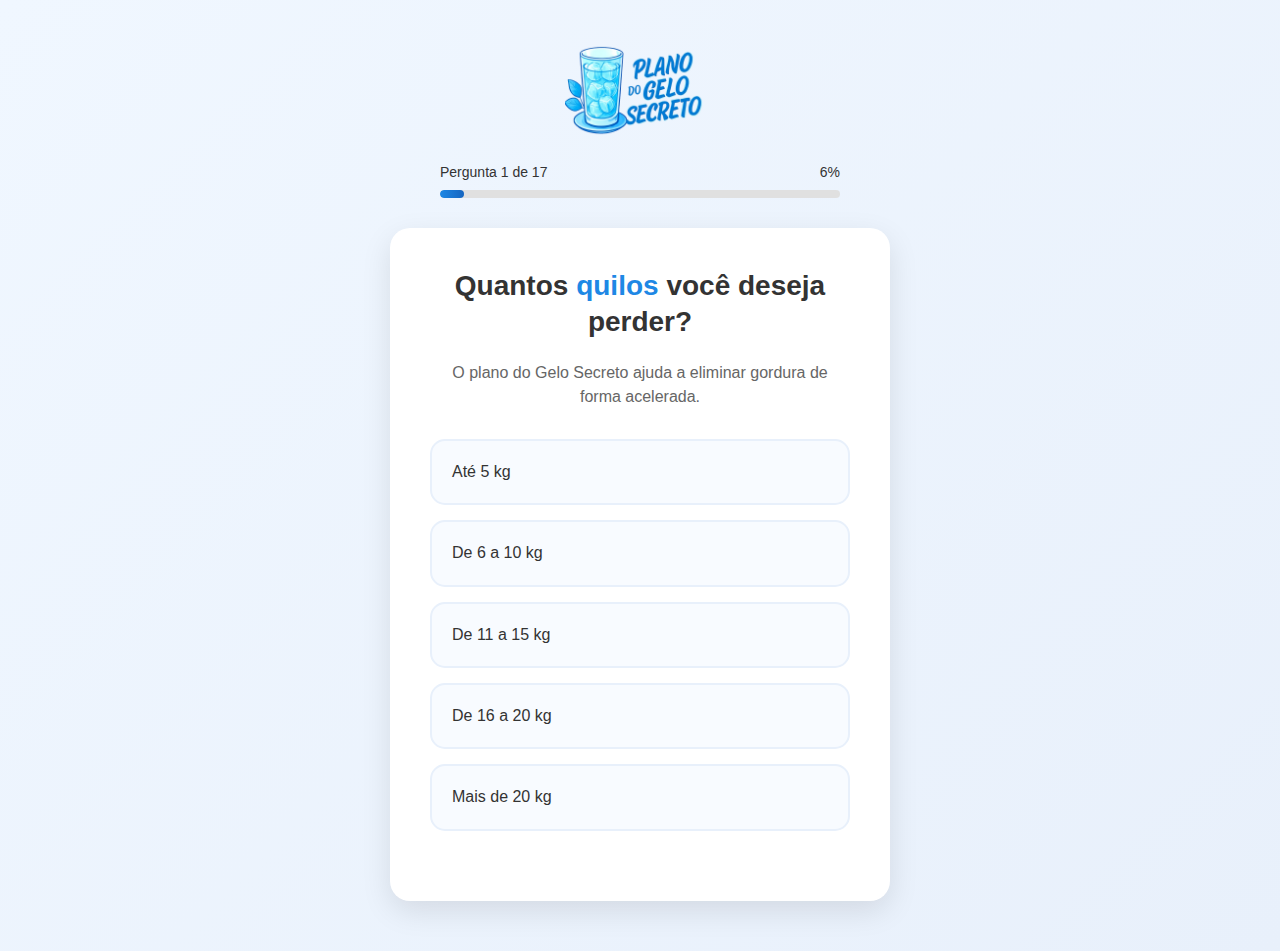
<file: questionario.html>
<!DOCTYPE html>
<html lang="pt-BR">
  <head>
    <meta charset="UTF-8" />
    <meta name="viewport" content="width=device-width, initial-scale=1.0" />
    <title>Quiz - Gelo Secreto</title>
    <style>
      * {
        margin: 0;
        padding: 0;
        box-sizing: border-box;
      }

      body {
        font-family: "Arial", sans-serif;
        background: linear-gradient(135deg, #f0f7ff, #e8f0fb);
        min-height: 100vh;
        display: flex;
        flex-direction: column;
        align-items: center;
        padding: 20px;
      }

      .logo {
        margin: 20px 0;
        text-align: center;
      }

      .logo img {
        max-width: 150px;
        height: auto;
      }

      .progress-container {
        width: 100%;
        max-width: 400px;
        margin-bottom: 30px;
      }

      #greeting {
        max-width: 500px;
        width: 100%;
        text-align: center;
        color: #1565c0;
        font-weight: 600;
        margin-bottom: 10px;
        display: none;
      }
      .personal-name {
        color: #1565c0;
        font-weight: 700;
        margin-right: 6px;
      }

      .progress-info {
        display: flex;
        justify-content: space-between;
        margin-bottom: 10px;
        font-size: 14px;
        color: #333;
        font-weight: 500;
      }

      .progress-bar {
        width: 100%;
        height: 8px;
        background: #e0e0e0;
        border-radius: 10px;
        overflow: hidden;
      }

      .progress-fill {
        height: 100%;
        background: linear-gradient(90deg, #1e88e5, #1565c0);
        border-radius: 10px;
        transition: width 0.3s ease;
      }

      .quiz-container {
        background: white;
        border-radius: 20px;
        box-shadow: 0 10px 30px rgba(0, 0, 0, 0.1);
        padding: 40px;
        max-width: 500px;
        width: 100%;
        text-align: center;
        margin-bottom: 30px;
      }

      .question {
        display: none;
        animation: fadeIn 0.5s ease;
      }

      .question.active {
        display: block;
      }

      @keyframes fadeIn {
        from {
          opacity: 0;
          transform: translateY(20px);
        }
        to {
          opacity: 1;
          transform: translateY(0);
        }
      }

      h2 {
        color: #333;
        font-size: 28px;
        line-height: 1.3;
        margin-bottom: 20px;
      }

      .highlight {
        color: #1e88e5;
        font-weight: bold;
      }

      p {
        color: #666;
        font-size: 16px;
        margin-bottom: 30px;
        line-height: 1.5;
      }

      .options {
        display: flex;
        flex-direction: column;
        gap: 15px;
        margin: 30px 0;
      }

      .option {
        background: #f8fbff;
        border: 2px solid #e8f0fb;
        border-radius: 15px;
        padding: 20px;
        cursor: pointer;
        transition: all 0.3s ease;
        display: flex;
        align-items: center;
        text-align: left;
      }

      .option:hover {
        border-color: #1e88e5;
        background: #f0f7ff;
        transform: translateY(-2px);
      }

      .option.selected {
        border-color: #1e88e5;
        background: #e8f0fb;
        transform: translateY(-2px);
      }

      .option-icon {
        font-size: 24px;
        margin-right: 15px;
        flex-shrink: 0;
      }

      .option-text {
        font-size: 16px;
        color: #333;
        line-height: 1.4;
        flex: 1;
      }

      .name-input {
        background: #f8fbff;
        border: 2px solid #e8f0fb;
        border-radius: 15px;
        padding: 20px;
        font-size: 16px;
        width: 100%;
        margin-bottom: 20px;
        text-align: center;
      }

      .name-input:focus {
        outline: none;
        border-color: #1e88e5;
      }

      .continue-btn {
        background: linear-gradient(135deg, #1e88e5, #1565c0);
        color: white;
        border: none;
        border-radius: 50px;
        padding: 18px 60px;
        font-size: 18px;
        font-weight: bold;
        cursor: pointer;
        transition: all 0.3s ease;
        margin-top: 20px;
        width: 100%;
        max-width: 300px;
      }

      .continue-btn:hover {
        background: linear-gradient(135deg, #1565c0, #0d47a1);
        transform: translateY(-2px);
        box-shadow: 0 8px 25px rgba(30, 136, 229, 0.25);
      }

      .continue-btn:disabled {
        opacity: 0.5;
        cursor: not-allowed;
        transform: none;
      }

      .result-container {
        background: #f0f7ff;
        border: 2px solid #1e88e5;
        border-radius: 20px;
        padding: 30px;
        margin-top: 20px;
        text-align: center;
      }

      .result-title {
        color: #1e88e5;
        font-size: 20px;
        font-weight: bold;
        margin-bottom: 20px;
      }

      .result-diagram {
        background: white;
        border-radius: 15px;
        padding: 20px;
        margin: 20px 0;
      }

      .testimonial {
        background: white;
        border-radius: 15px;
        padding: 20px;
        margin: 20px 0;
        text-align: center;
      }

      .stars {
        color: #ffd700;
        font-size: 20px;
        margin: 10px 0;
      }

      .benefits-list {
        display: flex;
        flex-direction: column;
        gap: 15px;
        margin: 30px 0;
      }

      .benefit-item {
        background: #f8fbff;
        border: 2px solid #e8f0fb;
        border-radius: 15px;
        padding: 15px;
        cursor: pointer;
        transition: all 0.3s ease;
        display: flex;
        align-items: center;
      }

      .benefit-item:hover,
      .benefit-item.selected {
        border-color: #1e88e5;
        background: #e8f0fb;
      }

      .benefit-checkbox {
        width: 20px;
        height: 20px;
        border: 2px solid #ddd;
        border-radius: 4px;
        margin-right: 15px;
        transition: all 0.3s ease;
      }

      .benefit-checkbox.checked {
        background: #1e88e5;
        border-color: #1e88e5;
      }

      .benefit-checkbox.checked::after {
        content: "✓";
        color: white;
        font-size: 14px;
        font-weight: bold;
        display: flex;
        align-items: center;
        justify-content: center;
        height: 100%;
      }

      @media (max-width: 480px) {
        .quiz-container {
          padding: 30px 20px;
          margin: 10px;
        }

        h2 {
          font-size: 24px;
        }

        .option {
          padding: 15px;
        }

        .option-text {
          font-size: 14px;
        }
      }
    </style>
  </head>
  <body>
    <!-- Logo -->
    <div class="logo">
      <img src="logo.png" alt="Gelo Secreto" />
    </div>

    <div id="greeting">
      Olá, <span id="user-name-greeting"></span> — vamos continuar!
    </div>

    <!-- Progress Bar -->
    <div class="progress-container">
      <div class="progress-info">
        <span id="progress-text">Pergunta 1 de 16</span>
        <span id="progress-percent">6%</span>
      </div>
      <div class="progress-bar">
        <div class="progress-fill" id="progress-fill" style="width: 6%"></div>
      </div>
    </div>

    <!-- Quiz Container -->
    <div class="quiz-container">
      <!-- Pergunta 1 -->
      <div class="question active" data-question="1">
        <h2>
          Quantos <span class="highlight">quilos</span> você deseja perder?
        </h2>
        <p>
          O plano do Gelo Secreto ajuda a eliminar gordura de forma acelerada.
        </p>
        <div class="options">
          <div class="option" onclick="selectOption(this, 'ate-5kg')">
            <span class="option-text">Até 5 kg</span>
          </div>
          <div class="option" onclick="selectOption(this, '6-10kg')">
            <span class="option-text">De 6 a 10 kg</span>
          </div>
          <div class="option" onclick="selectOption(this, '11-15kg')">
            <span class="option-text">De 11 a 15 kg</span>
          </div>
          <div class="option" onclick="selectOption(this, '16-20kg')">
            <span class="option-text">De 16 a 20 kg</span>
          </div>
          <div class="option" onclick="selectOption(this, 'mais-20kg')">
            <span class="option-text">Mais de 20 kg</span>
          </div>
        </div>
      </div>

      <!-- Pergunta 2 -->
      <div class="question" data-question="2">
        <h2>
          Como você classificaria<br />seu
          <span class="highlight">corpo</span> hoje?
        </h2>
        <div class="options">
          <div
            class="option"
            onclick="selectOption(this, 'regular')"
            style="flex-direction: row"
          >
            <img
              src="regular.png"
              alt="Regular"
              style="
                width: 60px;
                height: 80px;
                object-fit: cover;
                border-radius: 10px;
                margin-right: 15px;
              "
            />
            <span class="option-text">Regular</span>
          </div>
          <div
            class="option"
            onclick="selectOption(this, 'flacido')"
            style="flex-direction: row"
          >
            <img
              src="flacido.png"
              alt="Flácido"
              style="
                width: 60px;
                height: 80px;
                object-fit: cover;
                border-radius: 10px;
                margin-right: 15px;
              "
            />
            <span class="option-text">Flácido</span>
          </div>
          <div
            class="option"
            onclick="selectOption(this, 'sobrepeso')"
            style="flex-direction: row"
          >
            <img
              src="sobrepeso.png"
              alt="Sobrepeso"
              style="
                width: 60px;
                height: 80px;
                object-fit: cover;
                border-radius: 10px;
                margin-right: 15px;
              "
            />
            <span class="option-text">Sobrepeso</span>
          </div>
        </div>
      </div>

      <!-- Pergunta 3 -->
      <div class="question" data-question="3">
        <h2>
          Em qual área do seu corpo você gostaria de
          <span class="highlight">reduzir mais gordura</span>?
        </h2>
        <div class="options">
          <div class="option" onclick="selectOption(this, 'culotes')">
            <span class="option-text">Região dos Culotes</span>
          </div>
          <div class="option" onclick="selectOption(this, 'coxas')">
            <span class="option-text">Região das Coxas</span>
          </div>
          <div class="option" onclick="selectOption(this, 'abdomen')">
            <span class="option-text">Região do Abdômen (barriga)</span>
          </div>
          <div class="option" onclick="selectOption(this, 'gluteos')">
            <span class="option-text">Região dos Glúteos</span>
          </div>
          <div class="option" onclick="selectOption(this, 'bracos')">
            <span class="option-text">Região dos Braços</span>
          </div>
        </div>
      </div>

      <!-- Pergunta 4 -->
      <div class="question" data-question="4">
        <h2>Qual seu <span class="highlight">nome</span>?</h2>
        <p style="color: #666; font-size: 14px">
          Para montar seu plano personalizado, precisamos do seu nome.<br />Seus
          dados estão protegidos 🔒
        </p>
        <input
          type="text"
          id="user-name"
          class="name-input"
          placeholder="Digite seu nome..."
          oninput="checkName()"
        />
        <button
          class="continue-btn"
          id="name-continue"
          onclick="nextQuestion()"
          disabled
        >
          Continuar
        </button>
      </div>

      <!-- Pergunta 5 -->
      <div class="question" data-question="5">
        <h2>
          Como o seu <span class="highlight">peso</span> impacta sua vida?
        </h2>
        <div class="options">
          <div class="option" onclick="selectOption(this, 'vergonha')">
            <span class="option-icon">📷</span>
            <span class="option-text"
              >Evito tirar fotos porque tenho vergonha</span
            >
          </div>
          <div class="option" onclick="selectOption(this, 'parceiro')">
            <span class="option-icon">❤️</span>
            <span class="option-text"
              >Meu parceiro não me olha mais com desejo como antes</span
            >
          </div>
          <div class="option" onclick="selectOption(this, 'social')">
            <span class="option-icon">😔</span>
            <span class="option-text"
              >Evito encontros sociais porque não me sinto bem comigo
              mesma.</span
            >
          </div>
          <div class="option" onclick="selectOption(this, 'nenhuma')">
            <span class="option-icon">🤷</span>
            <span class="option-text">Nenhuma das opções.</span>
          </div>
        </div>
      </div>

      <!-- Pergunta 6 -->
      <div class="question" data-question="6">
        <h2>
          Você está realmente <span class="highlight">feliz</span> com sua
          aparência?
        </h2>
        <div class="options">
          <div class="option" onclick="selectOption(this, 'nao-acima')">
            <span class="option-icon">😔</span>
            <span class="option-text">Não, porque me sinto acima do peso</span>
          </div>
          <div class="option" onclick="selectOption(this, 'sim-saude')">
            <span class="option-icon">❤️</span>
            <span class="option-text"
              >Sim, mas sei que posso melhorar minha saúde</span
            >
          </div>
          <div class="option" onclick="selectOption(this, 'nao-bem-estar')">
            <span class="option-icon">😔</span>
            <span class="option-text"
              >Não, gostaria de perder peso para melhorar meu bem-estar</span
            >
          </div>
        </div>
      </div>

      <!-- Pergunta 7 -->
      <div class="question" data-question="7">
        <h2>
          O que mais te impede de <span class="highlight">emagrecer</span>?
        </h2>
        <div class="options">
          <div class="option" onclick="selectOption(this, 'tempo')">
            <span class="option-icon">⏰</span>
            <span class="option-text">Falta de tempo — Rotina agitada.</span>
          </div>
          <div class="option" onclick="selectOption(this, 'autocontrole')">
            <span class="option-icon">🍔</span>
            <span class="option-text"
              >Autocontrole — Dificuldade em resistir a tentações
              alimentares.</span
            >
          </div>
          <div class="option" onclick="selectOption(this, 'financeiro')">
            <span class="option-icon">💰</span>
            <span class="option-text"
              >Financeiro — Opções saudáveis mais caras que as
              processadas.</span
            >
          </div>
        </div>
      </div>

      <!-- Pergunta 8 -->
      <div class="question" data-question="8">
        <h2>Nosso protocolo Resolve isso pra você!</h2>
        <div class="result-container">
          <div class="result-title">COMO FUNCIONA O<br />O GELO SECRETO</div>
          <div class="result-diagram">
            <img
              src="imagemprotocoloquiz.png"
              alt="Plano do Gelo Secreto"
              style="
                width: 100%;
                max-width: 400px;
                height: auto;
                border-radius: 10px;
              "
            />
          </div>
          <p style="font-size: 14px; color: #666; margin: 20px 0">
            o Gelo Secreto age enquanto você dorme, queimando gordura de forma
            acelerada!
          </p>
          <button class="continue-btn" onclick="nextQuestion()">
            Continuar
          </button>
        </div>
      </div>

      <!-- Pergunta 9 -->
      <div class="question" data-question="9">
        <h2>Quais desses benefícios você gostaria de ter?</h2>
        <p>Vamos personalizar a sua fórmula para maximizar os resultados.</p>
        <div class="benefits-list">
          <div class="benefit-item" onclick="toggleBenefit(this, 'emagrecer')">
            <div class="benefit-checkbox" id="check-emagrecer"></div>
            <span>👍 Emagrecer sem esforço e sem efeito sanfona</span>
          </div>
          <div class="benefit-item" onclick="toggleBenefit(this, 'sono')">
            <div class="benefit-checkbox" id="check-sono"></div>
            <span>👍 Sono mais profundo</span>
          </div>
          <div class="benefit-item" onclick="toggleBenefit(this, 'autoestima')">
            <div class="benefit-checkbox" id="check-autoestima"></div>
            <span>👍 Aumento da autoestima e confiança</span>
          </div>
          <div class="benefit-item" onclick="toggleBenefit(this, 'estresse')">
            <div class="benefit-checkbox" id="check-estresse"></div>
            <span>👍 Redução do estresse e ansiedade</span>
          </div>
        </div>
        <button class="continue-btn" onclick="nextQuestion()">Continuar</button>
      </div>

      <!-- Pergunta 10 -->
      <div class="question" data-question="10">
        <h2 style="color: #ff6600">🏆 Histórias Reais de Transformação!</h2>
        <p style="color: #666; font-size: 14px">
          📍 Depoimento: Fernanda - Porto Alegre-RS
        </p>

        <div class="testimonial">
          <img
            src="depoimentotransformacao.jpg"
            alt="Transformação Fernanda"
            style="
              width: 100%;
              max-width: 400px;
              height: auto;
              border-radius: 15px;
              margin: 20px 0;
            "
          />

          <div class="stars">★★★★★</div>

          <p
            style="
              font-size: 14px;
              color: #333;
              line-height: 1.4;
              margin: 15px 0;
            "
          >
            "Eu já tinha tentado de tudo para emagrecer, mas nada funcionava.
            Descobri a fórmula do Gelo Secreto na internet, comecei a usar junto
            com mudança nada na minha alimentação. O mais incrível é que minha
            fome diminuiu drasticamente e estou emagrecendo naturalmente."
          </p>

          <div style="font-weight: bold; color: #333; margin-top: 15px">
            Fernanda Oliveira<br />
            <span style="font-weight: normal; color: #666; font-size: 12px"
              >Porto Alegre, RS</span
            >
          </div>
        </div>

        <button class="continue-btn" onclick="answerTestimonial()">
          Continuar
        </button>
      </div>

      <!-- Pergunta 11 -->
      <div class="question" data-question="11">
        <h2>Qual é o seu <span class="highlight">peso</span> atual?</h2>
        <p>Vamos ajustar seu plano de acordo com seu corpo.</p>

        <div style="text-align: center; margin: 40px 0">
          <div
            style="
              font-size: 72px;
              font-weight: bold;
              color: #333;
              margin-bottom: 10px;
            "
          >
            <span id="weight-display">70</span
            ><span style="font-size: 36px">kg</span>
          </div>

          <div style="margin: 30px 0">
            <input
              type="range"
              id="weight-slider"
              min="40"
              max="150"
              value="70"
              style="
                width: 100%;
                height: 8px;
                background: #e0e0e0;
                border-radius: 5px;
                outline: none;
              "
              oninput="updateWeight(this.value)"
            />
          </div>

          <p style="color: #666; font-size: 14px">Arraste para ajustar</p>
          <p style="font-size: 12px; color: #999; margin-top: 20px">
            Baseado nisso, ajustaremos a dosagem ideal para os melhores
            resultados!
          </p>
        </div>

        <button class="continue-btn" onclick="nextQuestion()">Continuar</button>
      </div>

      <!-- Pergunta 12 -->
      <div class="question" data-question="12">
        <h2>Qual é a sua <span class="highlight">altura</span>?</h2>
        <p>Isso nos ajudará a calcular a quantidade exata.</p>

        <div style="text-align: center; margin: 40px 0">
          <div
            style="
              font-size: 72px;
              font-weight: bold;
              color: #333;
              margin-bottom: 10px;
            "
          >
            <span id="height-display">170</span
            ><span style="font-size: 36px">cm</span>
          </div>

          <div style="margin: 30px 0">
            <input
              type="range"
              id="height-slider"
              min="140"
              max="200"
              value="170"
              style="
                width: 100%;
                height: 8px;
                background: #e0e0e0;
                border-radius: 5px;
                outline: none;
              "
              oninput="updateHeight(this.value)"
            />
          </div>

          <p style="color: #666; font-size: 14px">Arraste para ajustar</p>
          <p style="font-size: 12px; color: #999; margin-top: 20px">
            Baseado nisso, ajustaremos a dosagem ideal para os melhores
            resultados!
          </p>
        </div>

        <button class="continue-btn" onclick="nextQuestion()">Continuar</button>
      </div>

      <!-- Pergunta 13 -->
      <div class="question" data-question="13">
        <h2>Qual é o seu objetivo de <span class="highlight">peso</span>?</h2>
        <p>
          Isso nos ajudará a personalizar um plano especificamente para você.
        </p>

        <div style="text-align: center; margin: 40px 0">
          <div
            style="
              font-size: 72px;
              font-weight: bold;
              color: #333;
              margin-bottom: 10px;
            "
          >
            <span id="goal-weight-display">70</span
            ><span style="font-size: 36px">kg</span>
          </div>

          <div style="margin: 30px 0">
            <input
              type="range"
              id="goal-weight-slider"
              min="40"
              max="120"
              value="70"
              style="
                width: 100%;
                height: 8px;
                background: #e0e0e0;
                border-radius: 5px;
                outline: none;
              "
              oninput="updateGoalWeight(this.value)"
            />
          </div>

          <p style="color: #666; font-size: 14px">Arraste para ajustar</p>
          <p style="font-size: 12px; color: #999; margin-top: 20px">
            Baseado nisso, ajustaremos a dosagem ideal para os melhores
            resultados!
          </p>
        </div>

        <button class="continue-btn" onclick="nextQuestion()">Continuar</button>
      </div>

      <!-- Pergunta 14 -->
      <div class="question" data-question="14">
        <h2>Como é o seu dia a dia?</h2>
        <p>Sua rotina diária também faz diferença!</p>
        <div class="options">
          <div class="option" onclick="selectOption(this, 'trabalho-fora')">
            <span class="option-icon">😊</span>
            <span class="option-text"
              >Trabalho fora e tenho uma rotina agitada</span
            >
          </div>
          <div class="option" onclick="selectOption(this, 'trabalho-casa')">
            <span class="option-icon">😊</span>
            <span class="option-text"
              >Trabalho em casa e tenho uma rotina flexível</span
            >
          </div>
          <div class="option" onclick="selectOption(this, 'casa-familia')">
            <span class="option-icon">👨‍👩‍👧‍👦</span>
            <span class="option-text">Fico em casa cuidando da família</span>
          </div>
          <div class="option" onclick="selectOption(this, 'outro')">
            <span class="option-icon">😊</span>
            <span class="option-text">Outro</span>
          </div>
        </div>
      </div>

      <!-- Pergunta 15 -->
      <div class="question" data-question="15">
        <h2>Quantas horas de sono você tem por noite?</h2>
        <p>A qualidade do seu sono impacta diretamente no seu emagrecimento!</p>
        <div class="options">
          <div class="option" onclick="selectOption(this, 'menos-5')">
            <span class="option-icon">😴</span>
            <span class="option-text">Menos de 5 horas</span>
          </div>
          <div class="option" onclick="selectOption(this, '5-7')">
            <span class="option-icon">😴</span>
            <span class="option-text">Entre 5 e 7 horas</span>
          </div>
          <div class="option" onclick="selectOption(this, '7-9')">
            <span class="option-icon">😴</span>
            <span class="option-text">Entre 7 e 9 horas</span>
          </div>
          <div class="option" onclick="selectOption(this, 'mais-9')">
            <span class="option-icon">😴</span>
            <span class="option-text">Mais de 9 horas</span>
          </div>
        </div>
      </div>

      <!-- Pergunta 16 -->
      <div class="question" data-question="16">
        <h2>Quantos copos de água você bebe por dia?</h2>
        <p>Seu nível de hidratação também influencia na sua perda de peso.</p>
        <div class="options">
          <div class="option" onclick="selectOption(this, 'apenas-cafe')">
            <span class="option-icon">☕</span>
            <span class="option-text">Bebo apenas café ou chá</span>
          </div>
          <div class="option" onclick="selectOption(this, '1-2-copos')">
            <span class="option-icon">🥤</span>
            <span class="option-text">1—2 copos por dia</span>
          </div>
          <div class="option" onclick="selectOption(this, '2-6-copos')">
            <span class="option-icon">🥤</span>
            <span class="option-text">2—6 copos por dia</span>
          </div>
          <div class="option" onclick="selectOption(this, 'mais-6-copos')">
            <span class="option-icon">🥤</span>
            <span class="option-text">Mais de 6 copos</span>
          </div>
        </div>
      </div>

      <!-- Tela de Carregamento -->
      <div class="question" data-question="17">
        <div style="text-align: center; padding: 40px 20px">
          <img
            src="logo.png"
            alt="Gelo Secreto"
            style="max-width: 150px; margin-bottom: 30px"
          />

          <h2 style="margin-bottom: 20px">
            Aguarde enquanto preparamos<br />o Plano do Gelo Secreto——
          </h2>

          <div
            style="
              background: white;
              border-radius: 15px;
              padding: 30px;
              margin: 30px 0;
              box-shadow: 0 5px 15px rgba(0, 0, 0, 0.1);
            "
          >
            <img
              src="imagemdateladepreparando.jpg"
              alt="Transformação"
              style="width: 100%; max-width: 300px; border-radius: 10px"
            />
          </div>

          <p style="font-size: 14px; color: #666; margin: 20px 0">
            Transformações reais com o Plano do Gelo Secreto. Você também pode
            conseguir!
          </p>

          <img
            src="logo.png"
            alt="Gelo Secreto"
            style="max-width: 100px; margin: 20px 0"
          />

          <div style="margin: 30px 0">
            <div
              style="
                background: #e0e0e0;
                height: 8px;
                border-radius: 10px;
                overflow: hidden;
              "
            >
              <div
                id="loading-bar"
                style="
                  height: 100%;
                  background: linear-gradient(90deg, #1e88e5, #1565c0);
                  width: 0%;
                  transition: width 0.1s ease;
                "
              ></div>
            </div>
            <p id="loading-text" style="margin-top: 10px; color: #666">
              Carregando... 0%
            </p>
          </div>
        </div>
      </div>
    </div>

    <!-- ===== POPUP: Apostila (Lailla) — BRASIL +55, envio ÚNICO por IFRAME, sem rastreamento ===== -->
    <script>
      // Quiz navigation helpers
      (function () {
        window.quizAnswers = {};

        function updateProgress(currentIndex) {
          var total = document.querySelectorAll(".question").length;
          var pct = Math.round((currentIndex / total) * 100);
          var progressText = document.getElementById("progress-text");
          var progressPercent = document.getElementById("progress-percent");
          var fill = document.getElementById("progress-fill");
          if (progressText)
            progressText.textContent =
              "Pergunta " + currentIndex + " de " + total;
          if (progressPercent) progressPercent.textContent = pct + "%";
          if (fill) fill.style.width = pct + "%";
        }

        window.selectOption = function (el, value) {
          try {
            // mark selection
            var container = el.closest(".options") || el.closest(".question");
            if (container) {
              var opts = container.querySelectorAll(".option");
              opts.forEach(function (o) {
                o.classList.remove("selected");
              });
            }
            el.classList.add("selected");

            // store answer by question
            var q = el.closest(".question");
            if (q) {
              var qnum = parseInt(q.getAttribute("data-question") || "0", 10);
              if (qnum) window.quizAnswers["q" + qnum] = value;
              // auto-advance for single-choice questions (small delay for UX)
              setTimeout(function () {
                window.nextQuestion();
              }, 250);
            }
          } catch (e) {
            console.error(e);
          }
        };

        window.nextQuestion = function () {
          var questions = Array.prototype.slice.call(
            document.querySelectorAll(".question")
          );
          var current = document.querySelector(".question.active");
          var idx = questions.indexOf(current);
          if (idx === -1) {
            // if none active, activate first
            if (questions[0]) {
              questions[0].classList.add("active");
              updateProgress(1);
            }
            return;
          }
          // move to next
          var next = questions[idx + 1];
          if (next) {
            current.classList.remove("active");
            next.classList.add("active");
            updateProgress(idx + 2);
            // personalize title if name exists
            try {
              personalizeQuestion(next);
            } catch (_) {}
            // if we reached the loading screen (question 17), start loading
            try {
              if (
                next.getAttribute &&
                next.getAttribute("data-question") === "17"
              ) {
                startLoadingAndRedirect();
              }
            } catch (_) {}
            // focus name input if present
            var nameInput = next.querySelector("#user-name");
            if (nameInput) nameInput.focus();
          } else {
            // reached end - you can trigger submission or show a final screen
            current.classList.remove("active");
            // optionally show last (loading) slide if present
            var last = questions[questions.length - 1];
            if (last) {
              last.classList.add("active");
              try {
                if (
                  last.getAttribute &&
                  last.getAttribute("data-question") === "17"
                ) {
                  startLoadingAndRedirect();
                }
              } catch (_) {}
            }
            updateProgress(questions.length);
          }
        };

        // Loading animation + redirect to resultado.html
        var __loadingStarted = false;
        function startLoadingAndRedirect() {
          if (__loadingStarted) return;
          __loadingStarted = true;
          var bar = document.getElementById("loading-bar");
          var txt = document.getElementById("loading-text");
          if (!bar || !txt) {
            // fallback: redirect after short delay
            setTimeout(function () {
              window.location.href = "resultado.html";
            }, 800);
            return;
          }
          var pct = 0;
          txt.textContent = "Carregando... 0%";
          bar.style.width = "0%";
          var step = function () {
            pct += Math.floor(5 + Math.random() * 12); // random-ish increment
            if (pct > 100) pct = 100;
            bar.style.width = pct + "%";
            txt.textContent = "Carregando... " + pct + "%";
            if (pct >= 100) {
              // save answers and redirect
              try {
                localStorage.setItem(
                  "quiz_answers",
                  JSON.stringify(window.quizAnswers || {})
                );
              } catch (_) {}
              // small pause then redirect
              setTimeout(function () {
                window.location.href = "resultado.html";
              }, 600);
            } else {
              setTimeout(step, 120 + Math.random() * 180);
            }
          };
          setTimeout(step, 200);
        }

        function personalizeQuestion(q) {
          if (!q) return;
          var qnum = parseInt(q.getAttribute("data-question") || "0", 10);
          var h = q.querySelector("h2");
          if (!h) return;
          // store original content
          if (!h.dataset.original) h.dataset.original = h.innerHTML;
          var name =
            window.quizAnswers.name ||
            (function () {
              try {
                return localStorage.getItem("quiz_name");
              } catch (_) {
                return "";
              }
            })();
          if (!name || qnum <= 4) {
            // restore original
            if (h.dataset.original) {
              h.innerHTML = h.dataset.original;
              h.removeAttribute("data-personalized");
            }
            return;
          }
          // inject name if not already
          if (h.dataset.personalized === "1") {
            var span = h.querySelector(".personal-name");
            if (span) span.textContent = name + ",";
            // ensure greeting visible when personalizing
            try {
              updateGreeting(name);
            } catch (_) {}
            return;
          }
          h.innerHTML =
            '<span class="personal-name">' +
            name +
            ",</span> " +
            h.dataset.original;
          h.dataset.personalized = "1";
          try {
            updateGreeting(name);
          } catch (_) {}
        }

        function updateGreeting(name) {
          var g = document.getElementById("greeting");
          var span = document.getElementById("user-name-greeting");
          // only show greeting if user is at/after question 4
          try {
            var active = document.querySelector(".question.active");
            var qnum = active
              ? parseInt(active.getAttribute("data-question") || "0", 10)
              : 0;
            if (name && span && qnum >= 4) {
              span.textContent = name;
              if (g) g.style.display = "block";
            } else if (g) {
              g.style.display = "none";
            }
          } catch (_) {
            if (g) g.style.display = "none";
          }
        }

        window.checkName = function () {
          var v =
            (document.getElementById("user-name") || { value: "" }).value || "";
          var btn = document.getElementById("name-continue");
          var name = v.trim();
          if (btn) btn.disabled = name.length < 2;
          try {
            if (name) {
              window.quizAnswers.name = name;
              localStorage.setItem("quiz_name", name);
            } else {
              delete window.quizAnswers.name;
              localStorage.removeItem("quiz_name");
            }
          } catch (_) {}
          // update greeting only if we're at/after the name question
          try {
            var active = document.querySelector(".question.active");
            var qnum = active
              ? parseInt(active.getAttribute("data-question") || "0", 10)
              : 0;
            if (qnum >= 4) updateGreeting(name);
            else updateGreeting("");
          } catch (_) {}
        };

        window.toggleBenefit = function (el, key) {
          el.classList.toggle("selected");
          var checkbox = el.querySelector(".benefit-checkbox");
          if (checkbox) checkbox.classList.toggle("checked");
          // store/unstore
          window.quizAnswers["benefit_" + key] =
            checkbox && checkbox.classList.contains("checked")
              ? true
              : !!window.quizAnswers["benefit_" + key]
              ? false
              : true;
        };

        window.updateWeight = function (v) {
          var d = document.getElementById("weight-display");
          if (d) d.textContent = v;
        };
        window.updateHeight = function (v) {
          var d = document.getElementById("height-display");
          if (d) d.textContent = v;
        };
        window.updateGoalWeight = function (v) {
          var d = document.getElementById("goal-weight-display");
          if (d) d.textContent = v;
        };

        window.answerTestimonial = function () {
          window.nextQuestion();
        };

        // initialize progress
        document.addEventListener("DOMContentLoaded", function () {
          var first = document.querySelector(".question.active");
          var questions = document.querySelectorAll(".question");
          var idx = 1;
          if (first) {
            // compute index
            for (var i = 0; i < questions.length; i++) {
              if (questions[i] === first) {
                idx = i + 1;
                break;
              }
            }
          }
          updateProgress(idx);
          // restore name if present
          try {
            var stored = localStorage.getItem("quiz_name");
            if (stored) {
              window.quizAnswers.name = stored;
              var ni = document.getElementById("user-name");
              if (ni) ni.value = stored;
              // enable continue button and update greeting if appropriate
              try {
                checkName();
                var active = document.querySelector(".question.active");
                var qnum = active
                  ? parseInt(active.getAttribute("data-question") || "0", 10)
                  : 0;
                if (qnum >= 4) updateGreeting(stored);
              } catch (_) {}
            }
          } catch (_) {}
        });
      })();
    </script>
    <div id="sf-overlay" aria-hidden="true" style="display: none"></div>
    <script>
      (function () {
        // ---- GUARDA GLOBAL (evita rodar 2x simultâneo) ----
        if (window.__SF_POPUP_ACTIVE) return;
        window.__SF_POPUP_ACTIVE = true;

        // ---- CONFIG ----
        var API_URL = "SUA API AQUI";
        var OPEN_DELAY_MS = 6000;
        var CLOSE_AFTER_OK_MS = 600;
        var DEDUPE_HOURS = 6;
        var FIELD_PHONE_NAME = "phone"; // mude para "telefone" se seu workflow exigir esse nome
        var SEND_VAR_466 = false; // ligue true SÓ se seu fluxo antigo exigir var_466=telefone

        // ---- UTILS ----
        var QS = new URLSearchParams(location.search || "");
        var DEBUG = QS.get("sf_debug") === "1";
        function log() {
          if (DEBUG && console && console.log)
            console.log.apply(console, arguments);
        }
        function $(s, el) {
          return (el || document).querySelector(s);
        }
        function onlyDigits(v) {
          return (v || "").replace(/\D+/g, "");
        }
        // Brasil apenas (+55) — aceita entradas com/sem DDI e normaliza
        function intlPhone(d) {
          if (!d) return "";
          var nd = ("" + d).replace(/\D+/g, "").replace(/^0+/, "");
          if (nd.startsWith("0055")) nd = nd.slice(2);
          if (nd.startsWith("55")) nd = nd.slice(2);
          return "+55" + nd;
        }
        function get(id) {
          var el = document.getElementById(id);
          return el ? el.value : "";
        }
        function set(id, v) {
          var el = document.getElementById(id);
          if (el) el.value = v;
        }

        // ---- DEDUPE local (6h por telefone) ----
        var DEDUPE_KEY = "sf_sent_map_v3";
        function getMap() {
          try {
            return JSON.parse(localStorage.getItem(DEDUPE_KEY) || "{}");
          } catch (_) {
            return {};
          }
        }
        function setSent(phone) {
          try {
            var m = getMap();
            m[phone] = Date.now();
            localStorage.setItem(DEDUPE_KEY, JSON.stringify(m));
          } catch (_) {}
        }
        function recentlySent(phone) {
          try {
            var m = getMap();
            var ts = m[phone];
            return !!ts && Date.now() - ts < DEDUPE_HOURS * 3600 * 1000;
          } catch (_) {
            return false;
          }
        }

        // ---- CSS + Overlay básico ----
        (function css() {
          if (document.getElementById("sf-theme")) return;
          var st = document.createElement("style");
          st.id = "sf-theme";
          st.textContent = `
            :root{--rose:#e14fa8;--rose-200:#fbcfe8;--rose-50:#fff7fb;--violet:#8a2be2;--violet-200:#eadff9;--text:#1f1d2b}
            #sf-overlay{position:fixed;inset:0;z-index:99999;background:rgba(34,0,51,.38);backdrop-filter:blur(2px);
              transition:opacity .24s ease;opacity:0;padding:16px;display:none}
            #sf-overlay.show{display:block;opacity:1}
            #sf-fixed{max-width:420px;width:100%;margin:clamp(20px,8vh,48px) auto;background:linear-gradient(180deg,#fff,var(--rose-50));
              border:1px solid var(--rose-200);border-radius:18px;box-shadow:0 20px 50px rgba(226,79,168,.18),0 4px 16px rgba(138,43,226,.12);
              overflow:hidden;animation:sf-pop .28s ease-out both}
            @keyframes sf-pop{from{transform:translateY(8px) scale(.98);opacity:0}to{transform:translateY(0) scale(1);opacity:1}}
            #sf-fixed .sf-h{padding:16px;border-bottom:1px solid var(--violet-200);background:#fff}
            #sf-fixed .sf-h b{display:block;font-weight:700;font-size:clamp(16px,2.2vw,20px)}
            #sf-fixed .sf-h small{color:#5f5b6b;font-size:13px}
            #sfClose{float:right;border:0;background:transparent;cursor:pointer;opacity:.8}
            #sfForm{display:grid;gap:8px;padding:14px 16px 16px}
            #sfForm input{width:100%;padding:10px 12px;border-radius:12px;border:1px solid var(--violet-200);font-size:15px}
            #sfSubmit{padding:10px 14px;border:0;border-radius:12px;background:linear-gradient(90deg,var(--violet),var(--rose));color:#fff;font-weight:700}
            #sfOk,#sfErr{font-size:14px;padding:8px 12px;display:none;border-radius:10px}
            #sfOk{background:#ecfdf5;border:1px solid #a7f3d0}
            #sfErr{background:#fef2f2;border:1px solid #fecaca}
          `;
          document.head.appendChild(st);
        })();

        function ensureOverlay() {
          var ov = document.getElementById("sf-overlay");
          if (!ov) {
            ov = document.createElement("div");
            ov.id = "sf-overlay";
            document.body.appendChild(ov);
          }
          if (!ov.querySelector("#sf-fixed")) {
            ov.setAttribute("aria-hidden", "true");
            ov.innerHTML =
              "" +
              '<section id="sf-fixed" role="dialog" aria-modal="true" aria-label="Receba a apostila">' +
              '<button id="sfClose" aria-label="Fechar">✕</button>' +
              '<div class="sf-h"><b>Receba gratuitamente a Apostila Completa de Nail Designer</b><small>Preencha seus dados</small></div>' +
              '<div id="sfOk"></div><div id="sfErr"></div>' +
              '<form id="sfForm" novalidate>' +
              '<input type="text" id="sfNome"  name="name"  placeholder="Nome" required autocomplete="name">' +
              '<input type="tel"  id="sfPhone" name="phone" placeholder="WhatsApp (com DDD)" inputmode="tel" required>' +
              '<input type="email" id="sfEmail" name="email" placeholder="E-mail (opcional)" autocomplete="email">' +
              '<button id="sfSubmit" type="submit">Quero receber</button>' +
              "</form>" +
              "</section>";
          }
          return ov;
        }

        // ---- POST form-encoded via IFRAME (sem rastros) ----
        function flatten(p) {
          var out = {};
          out["name"] = p.name || "";
          out["email"] = p.email || "";
          out[FIELD_PHONE_NAME] = p.phone || "";
          out["idempotency_key"] = p.idempotency_key || "";
          out["dedupe_key"] = p.dedupe_key || "";
          if (SEND_VAR_466) out["var_466"] = p.phone || "";

          // tags simples
          if (p.tags) {
            out["tags"] = Array.isArray(p.tags)
              ? p.tags.join(",")
              : String(p.tags);
          }

          // metadados essenciais apenas (sem URL/user_agent/UTM/payload JSON)
          var m = p.metadata || {};
          Object.keys(m).forEach(function (k) {
            out["metadata_" + k] = m[k] == null ? "" : String(m[k]);
          });

          return out;
        }
        function postIframe(url, flat) {
          return new Promise(function (resolve) {
            var ifr = document.createElement("iframe");
            var name = "sf_ifr_" + Math.random().toString(36).slice(2);
            ifr.name = name;
            ifr.style.display = "none";
            document.body.appendChild(ifr);
            var f = document.createElement("form");
            f.action = url;
            f.method = "POST";
            f.target = name;
            f.style.display = "none";
            Object.keys(flat).forEach(function (k) {
              var inp = document.createElement("input");
              inp.type = "hidden";
              inp.name = k;
              inp.value = flat[k] == null ? "" : String(flat[k]);
              f.appendChild(inp);
            });
            document.body.appendChild(f);
            var done = false;
            function finish(ok) {
              if (done) return;
              done = true;
              try {
                f.remove();
              } catch {}
              try {
                ifr.remove();
              } catch {}
              resolve({ ok });
            }
            ifr.addEventListener("load", function () {
              finish(true);
            });
            setTimeout(function () {
              finish(true);
            }, 1500);
            f.submit();
          });
        }

        // ---- Boot + Submit ----
        function show(ov) {
          ov.classList.add("show");
          ov.setAttribute("aria-hidden", "false");
          ov.style.display = "block";
        }
        function hide(ov) {
          ov.classList.remove("show");
          ov.setAttribute("aria-hidden", "true");
          ov.style.display = "none";
        }

        function boot(ov) {
          ov.addEventListener("click", function (ev) {
            if (ev.target === ov) hide(ov);
          });
          var closeBtn = $("#sfClose", ov);
          if (closeBtn) {
            closeBtn.addEventListener("click", function (e) {
              e.preventDefault();
              hide(ov);
            });
          }
          setTimeout(function () {
            show(ov);
          }, OPEN_DELAY_MS);

          var form = $("#sfForm", ov),
            ok = $("#sfOk", ov),
            err = $("#sfErr", ov),
            btn = $("#sfSubmit", ov);
          if (!form) return;

          if (form.dataset.sfBound === "1") return;
          form.dataset.sfBound = "1";

          var LOCK = false;

          form.addEventListener("submit", async function (e) {
            e.preventDefault();
            if (LOCK) return;
            LOCK = true;

            ok.style.display = "none";
            err.style.display = "none";

            var name = $("#sfNome") ? $("#sfNome").value.trim() : "";
            var raw = $("#sfPhone") ? onlyDigits($("#sfPhone").value) : "";
            var email = $("#sfEmail") ? $("#sfEmail").value.trim() : "";

            if (!name) {
              err.textContent = "Informe seu nome.";
              err.style.display = "block";
              LOCK = false;
              return;
            }
            if (!(raw.length === 10 || raw.length === 11)) {
              err.textContent = "Informe um WhatsApp válido (DDD + número).";
              err.style.display = "block";
              LOCK = false;
              return;
            }

            var phone = intlPhone(raw);

            if (recentlySent(phone)) {
              ok.textContent = "Já enviado para este WhatsApp recentemente. 😉";
              ok.style.display = "block";
              finalize();
              return;
            }

            var idemp =
              Date.now().toString(36) + Math.random().toString(36).slice(2, 10);
            var payload = {
              name,
              email: email || "",
              phone,
              idempotency_key: idemp,
              dedupe_key: "phone:" + phone,
              ...(SEND_VAR_466 ? { var_466: phone } : {}),
              tags: ["apostila_molde_f1", "lead_gratuito", "popup"],
              metadata: {
                // apenas campos essenciais, sem page_url nem rastros
                intent: "apostila_molde_f1",
                gift_name: "Apostila Completa de Molde F1",
                gift_type: "pdf",
                ts: new Date().toISOString(),
              },
            };

            if (btn) {
              btn.disabled = true;
              btn.textContent = "Enviando…";
            }

            var flat = flatten(payload);
            var r = await postIframe(API_URL, flat);
            log("[SF] IFRAME resp:", r);

            setSent(phone);
            ok.textContent = "Enviado! Confira seu WhatsApp.";
            ok.style.display = "block";
            finalize();

            function finalize() {
              setTimeout(function () {
                hide(ov);
                try {
                  form.reset();
                } catch (_) {}
                if (btn) {
                  btn.disabled = false;
                  btn.textContent = "Quero receber";
                }
                LOCK = false;
              }, CLOSE_AFTER_OK_MS);
            }
          });
        }

        // Popup desativado: removida a inicialização para evitar que o modal apareça
        // var ov=ensureOverlay(); boot(ov);
      })();
    </script>
  </body>
</html>
</file>
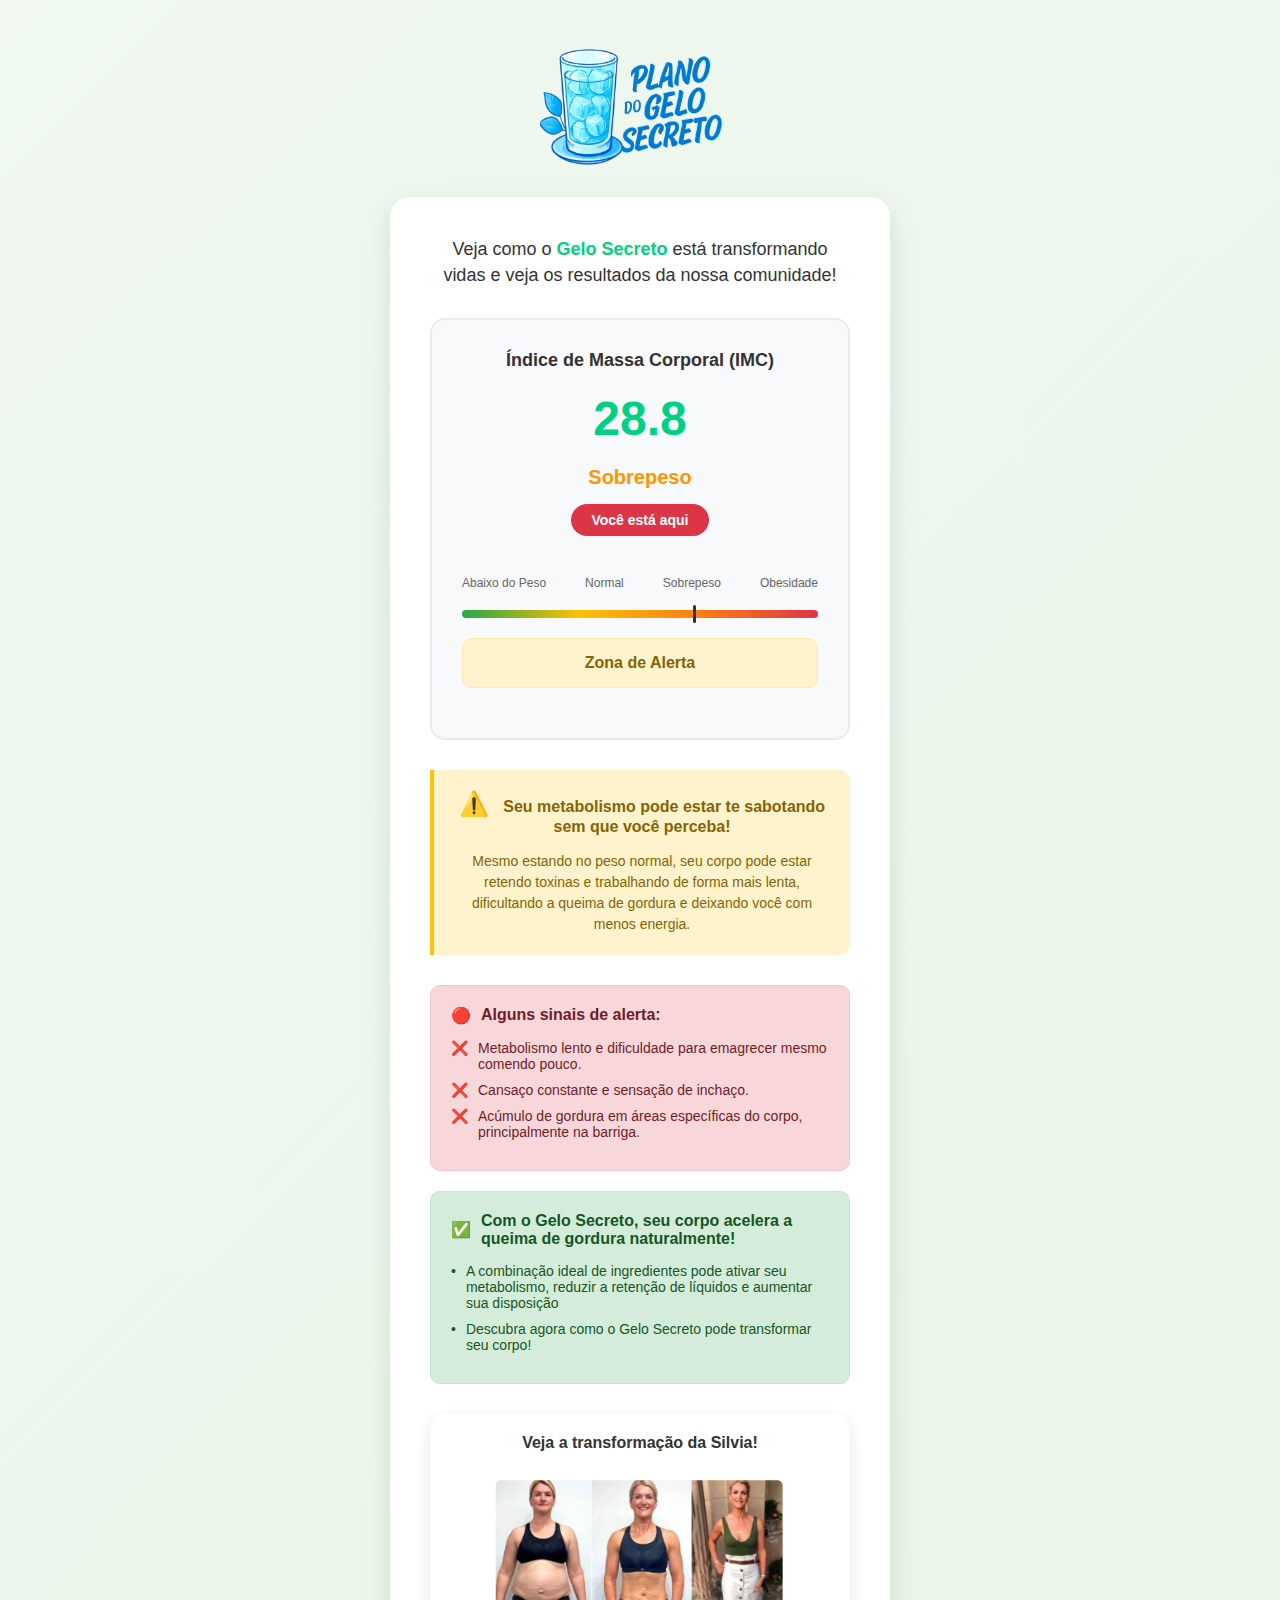
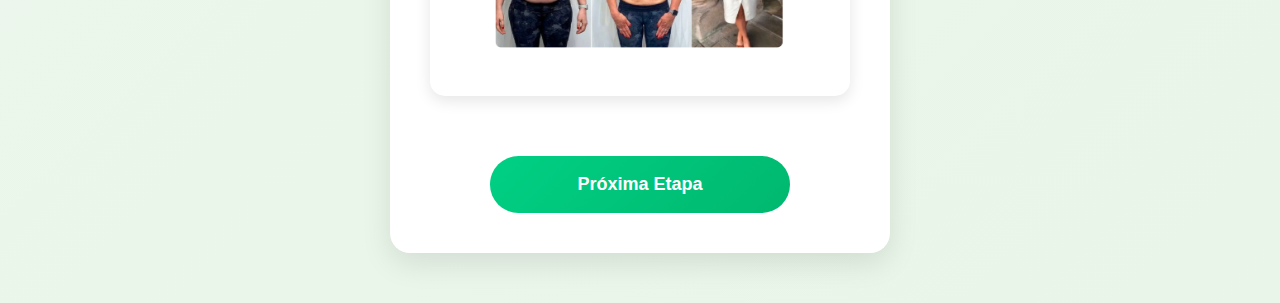
<file: resultado.html>
<!DOCTYPE html>
<html lang="pt-BR">
  <head>
    <meta charset="UTF-8" />
    <meta name="viewport" content="width=device-width, initial-scale=1.0" />
    <title>Resultado - Gelo Secreto</title>
    <script>
    var urlBackRedirect = 'https://pay.cakto.com.br/fs94ydm'; // lembre-se de usar a url sem espaços
    // não altere nada abaixo dessa linha
    urlBackRedirect = urlBackRedirect = urlBackRedirect.trim() +
            (urlBackRedirect.indexOf("?") > 0 ? '&' : '?') +
            document.location.search.replace('?', '').toString();
    history.pushState({}, "", location.href);
    history.pushState({}, "", location.href);
    window.onpopstate = function () {
        setTimeout(function () {
            location.href = urlBackRedirect;
        }, 1);
    };
</script>
    <style>
      * {
        margin: 0;
        padding: 0;
        box-sizing: border-box;
      }

      body {
        font-family: "Arial", sans-serif;
        background: linear-gradient(135deg, #f0f8f0, #e8f5e8);
        min-height: 100vh;
        display: flex;
        flex-direction: column;
        align-items: center;
        padding: 20px;
      }

      .logo {
        margin: 20px 0;
        text-align: center;
      }

      .logo img {
        max-width: 200px;
        height: auto;
      }

      .result-container {
        background: white;
        border-radius: 20px;
        box-shadow: 0 10px 30px rgba(0, 0, 0, 0.1);
        padding: 40px;
        max-width: 500px;
        width: 100%;
        text-align: center;
        margin-bottom: 30px;
      }

      .intro-text {
        color: #333;
        font-size: 18px;
        line-height: 1.4;
        margin-bottom: 30px;
      }

      .intro-text .highlight {
        color: #00d084;
        font-weight: bold;
      }

      .imc-card {
        background: #f8f9fa;
        border-radius: 15px;
        padding: 30px;
        margin: 30px 0;
        border: 2px solid #e9ecef;
      }

      .imc-title {
        color: #333;
        font-size: 18px;
        margin-bottom: 20px;
        font-weight: 600;
      }

      .imc-value {
        font-size: 48px;
        font-weight: bold;
        color: #00d084;
        margin: 20px 0;
      }

      .imc-status {
        font-size: 20px;
        font-weight: bold;
        color: #ff9500;
        margin-bottom: 15px;
      }

      .alert-badge {
        background: #dc3545;
        color: white;
        padding: 8px 20px;
        border-radius: 20px;
        font-size: 14px;
        font-weight: bold;
        display: inline-block;
        margin-bottom: 20px;
      }

      .imc-scale {
        display: flex;
        justify-content: space-between;
        margin: 20px 0;
        font-size: 12px;
        color: #666;
      }

      .scale-bar {
        height: 8px;
        background: linear-gradient(
          to right,
          #28a745,
          #ffc107,
          #fd7e14,
          #dc3545
        );
        border-radius: 10px;
        margin: 10px 0;
        position: relative;
      }

      .scale-indicator {
        position: absolute;
        top: -5px;
        width: 3px;
        height: 18px;
        background: #333;
        border-radius: 2px;
        left: 65%; /* Posição do IMC 28.5 */
      }

      .zone-alert {
        background: #fff3cd;
        border: 1px solid #ffeaa7;
        border-radius: 10px;
        padding: 15px;
        margin: 20px 0;
        text-align: center;
        font-weight: bold;
        color: #856404;
      }

      .warning-section {
        background: #fff3cd;
        border-left: 4px solid #ffc107;
        padding: 20px;
        margin: 30px 0;
        border-radius: 0 10px 10px 0;
      }

      .warning-icon {
        color: #ffc107;
        font-size: 24px;
        margin-right: 10px;
      }

      .warning-title {
        color: #856404;
        font-weight: bold;
        font-size: 16px;
        margin-bottom: 15px;
      }

      .warning-text {
        color: #856404;
        font-size: 14px;
        line-height: 1.5;
      }

      .problems-list {
        background: #f8d7da;
        border: 1px solid #f5c6cb;
        border-radius: 10px;
        padding: 20px;
        margin: 20px 0;
        text-align: left;
      }

      .problems-title {
        color: #721c24;
        font-weight: bold;
        margin-bottom: 15px;
        display: flex;
        align-items: center;
        gap: 10px;
      }

      .problem-item {
        display: flex;
        align-items: flex-start;
        gap: 10px;
        margin: 10px 0;
        color: #721c24;
        font-size: 14px;
      }

      .solution-section {
        background: #d4edda;
        border: 1px solid #c3e6cb;
        border-radius: 10px;
        padding: 20px;
        margin: 20px 0;
        text-align: left;
      }

      .solution-title {
        color: #155724;
        font-weight: bold;
        margin-bottom: 15px;
        display: flex;
        align-items: center;
        gap: 10px;
      }

      .solution-item {
        display: flex;
        align-items: flex-start;
        gap: 10px;
        margin: 10px 0;
        color: #155724;
        font-size: 14px;
      }

      .testimonial-section {
        background: white;
        border-radius: 15px;
        padding: 20px;
        margin: 30px 0;
        box-shadow: 0 5px 15px rgba(0, 0, 0, 0.1);
      }

      .testimonial-title {
        color: #333;
        font-weight: bold;
        margin-bottom: 20px;
        text-align: center;
      }

      .transformation-images {
        display: flex;
        justify-content: center;
        gap: 5px;
        margin: 20px 0;
      }

      .transformation-images img {
        width: 110px;
        height: 140px;
        object-fit: cover;
        border-radius: 10px;
      }

      .next-btn {
        background: linear-gradient(135deg, #00d084, #00b86f);
        color: white;
        border: none;
        border-radius: 50px;
        padding: 18px 60px;
        font-size: 18px;
        font-weight: bold;
        cursor: pointer;
        transition: all 0.3s ease;
        margin-top: 30px;
        width: 100%;
        max-width: 300px;
      }

      .next-btn:hover {
        background: linear-gradient(135deg, #00b86f, #00a85e);
        transform: translateY(-2px);
        box-shadow: 0 8px 25px rgba(0, 208, 132, 0.3);
      }

      .body-option:hover {
        border-color: #00d084 !important;
        background: #f8fdf8 !important;
        transform: translateY(-2px);
      }

      @media (max-width: 768px) {
        .result-container {
          padding: 30px 20px;
          margin: 0 15px;
        }

        .imc-value {
          font-size: 36px;
        }

        .transformation-images img {
          width: 90px;
          height: 120px;
        }
      }
    </style>
  </head>
  <body>
    <!-- Logo -->
    <div class="logo">
      <img src="logo.png" alt="Gelo Secreto" />
    </div>

    <!-- Result Container -->
    <div class="result-container">
      <p class="intro-text">
        Veja como o <span class="highlight">Gelo Secreto</span> está
        transformando vidas e veja os resultados da nossa comunidade!
      </p>

      <!-- IMC Card -->
      <div class="imc-card">
        <h3 class="imc-title">Índice de Massa Corporal (IMC)</h3>

        <div class="imc-value" id="imc-value">28.8</div>

        <div class="imc-status" id="imc-status">Sobrepeso</div>

        <div class="alert-badge">Você está aqui</div>

        <div class="imc-scale">
          <span>Abaixo do Peso</span>
          <span>Normal</span>
          <span>Sobrepeso</span>
          <span>Obesidade</span>
        </div>

        <div class="scale-bar">
          <div class="scale-indicator" id="scale-indicator"></div>
        </div>

        <div class="zone-alert">Zona de Alerta</div>
      </div>

      <!-- Warning Section -->
      <div class="warning-section">
        <div class="warning-title">
          <span class="warning-icon">⚠️</span>
          Seu metabolismo pode estar te sabotando sem que você perceba!
        </div>
        <p class="warning-text">
          Mesmo estando no peso normal, seu corpo pode estar retendo toxinas e
          trabalhando de forma mais lenta, dificultando a queima de gordura e
          deixando você com menos energia.
        </p>
      </div>

      <!-- Problems List -->
      <div class="problems-list">
        <div class="problems-title">
          <span style="color: #dc3545">🔴</span>
          Alguns sinais de alerta:
        </div>

        <div class="problem-item">
          <span>❌</span>
          <span
            >Metabolismo lento e dificuldade para emagrecer mesmo comendo
            pouco.</span
          >
        </div>

        <div class="problem-item">
          <span>❌</span>
          <span>Cansaço constante e sensação de inchaço.</span>
        </div>

        <div class="problem-item">
          <span>❌</span>
          <span
            >Acúmulo de gordura em áreas específicas do corpo, principalmente na
            barriga.</span
          >
        </div>
      </div>

      <!-- Solution Section -->
      <div class="solution-section">
        <div class="solution-title">
          <span style="color: #28a745">✅</span>
          Com o Gelo Secreto, seu corpo acelera a queima de gordura
          naturalmente!
        </div>

        <div class="solution-item">
          <span>•</span>
          <span
            >A combinação ideal de ingredientes pode ativar seu metabolismo,
            reduzir a retenção de líquidos e aumentar sua disposição</span
          >
        </div>

        <div class="solution-item">
          <span>•</span>
          <span
            >Descubra agora como o Gelo Secreto pode transformar seu
            corpo!</span
          >
        </div>
      </div>

      <!-- Testimonial Section -->
      <div class="testimonial-section">
        <h4 class="testimonial-title">Veja a transformação da Silvia!</h4>

        <div class="transformation-images">
          <img
            src="silva-transformacao.png"
            alt="Transformação Silvia"
            style="width: 100%; max-width: 300px; height: auto"
          />
        </div>
      </div>

      <button class="next-btn" onclick="showBodyQuestion();">
        Próxima Etapa
      </button>

      <!-- Pergunta Corpo dos Sonhos (inicialmente oculta) -->
      <div
        class="body-question-section"
        id="body-question"
        style="
          display: none;
          min-height: 100vh;
          background: linear-gradient(135deg, #f0f8f0, #e8f5e8);
          text-align: center;
          padding: 40px 20px;
        "
      >
        <div class="logo" style="margin: 20px 0">
          <img src="logo.png" alt="Gelo Secreto" style="max-width: 150px" />
        </div>

        <div
          style="
            background: white;
            border-radius: 20px;
            box-shadow: 0 10px 30px rgba(0, 0, 0, 0.1);
            padding: 40px;
            max-width: 500px;
            margin: 0 auto;
          "
        >
          <h2 style="color: #333; font-size: 28px; margin-bottom: 20px">
            Qual o <span style="color: #00d084">corpo dos sonhos</span>?
          </h2>
          <p style="margin-bottom: 30px; color: #666; font-size: 16px">
            Escolha a opção abaixo:
          </p>

          <div
            class="body-options"
            style="
              display: flex;
              gap: 20px;
              justify-content: center;
              margin: 40px 0;
            "
          >
            <div
              class="body-option"
              onclick="selectBodyOption('em-forma')"
              style="
                text-align: center;
                padding: 20px;
                border: 2px solid #e8f5e8;
                border-radius: 15px;
                cursor: pointer;
                flex: 1;
                max-width: 150px;
                transition: all 0.3s ease;
              "
            >
              <img
                src="emforma.png"
                alt="Em forma"
                style="
                  width: 100%;
                  height: 150px;
                  object-fit: cover;
                  border-radius: 10px;
                  margin-bottom: 10px;
                "
              />
              <div style="font-weight: bold; color: #333">Em forma</div>
            </div>
            <div
              class="body-option"
              onclick="selectBodyOption('natural')"
              style="
                text-align: center;
                padding: 20px;
                border: 2px solid #e8f5e8;
                border-radius: 15px;
                cursor: pointer;
                flex: 1;
                max-width: 150px;
                transition: all 0.3s ease;
              "
            >
              <img
                src="natural.png"
                alt="Natural"
                style="
                  width: 100%;
                  height: 150px;
                  object-fit: cover;
                  border-radius: 10px;
                  margin-bottom: 10px;
                "
              />
              <div style="font-weight: bold; color: #333">Natural</div>
            </div>
          </div>
        </div>
      </div>
    </div>

    <script>
      // Função para mostrar IMC fixo
      function calculateIMC() {
        // IMC sempre fixo em 28.8 e status Sobrepeso
        const imc = 28.8;
        const status = "Sobrepeso";
        const position = 65; // Posição no sobrepeso

        // Atualizar display do IMC
        document.getElementById("imc-value").textContent = imc;
        document.getElementById("imc-status").textContent = status;
        document.getElementById("scale-indicator").style.left = position + "%";

        // Cor laranja para sobrepeso
        document.getElementById("imc-status").style.color = "#ff9500";
      }

      function goToNextStep() {
        // Redirecionar para a próxima página (oferta)
        // window.location.href = 'oferta.html';
      }

      function showBodyQuestion() {
        // Esconder todo o conteúdo atual
        document.body.innerHTML = `
                <div style="min-height: 100vh; background: linear-gradient(135deg, #f0f8f0, #e8f5e8); text-align: center; padding: 40px 20px;">
                    <div style="margin: 20px 0;">
                        <img src="logo.png" alt="Gelo Secreto" style="max-width: 150px;">
                    </div>

                    <div style="background: white; border-radius: 20px; box-shadow: 0 10px 30px rgba(0,0,0,0.1); padding: 40px; max-width: 500px; margin: 0 auto;">
                        <h2 style="color: #333; font-size: 28px; margin-bottom: 20px;">Qual o <span style="color: #00d084;">corpo dos sonhos</span>?</h2>
                        <p style="margin-bottom: 30px; color: #666; font-size: 16px;">Escolha a opção abaixo:</p>

                        <div style="display: flex; gap: 20px; justify-content: center; margin: 40px 0;">
                            <div onclick="selectBodyOption('em-forma')" style="text-align: center; padding: 20px; border: 2px solid #e8f5e8; border-radius: 15px; cursor: pointer; flex: 1; max-width: 150px; transition: all 0.3s ease;">
                                <img src="emforma.png" alt="Em forma" style="width: 100%; height: 150px; object-fit: cover; border-radius: 10px; margin-bottom: 10px;">
                                <div style="font-weight: bold; color: #333;">Em forma</div>
                            </div>
                            <div onclick="selectBodyOption('natural')" style="text-align: center; padding: 20px; border: 2px solid #e8f5e8; border-radius: 15px; cursor: pointer; flex: 1; max-width: 150px; transition: all 0.3s ease;">
                                <img src="natural.png" alt="Natural" style="width: 100%; height: 150px; object-fit: cover; border-radius: 10px; margin-bottom: 10px;">
                                <div style="font-weight: bold; color: #333;">Natural</div>
                            </div>
                        </div>
                    </div>
                </div>
            `;

        // Adicionar a função selectBodyOption ao window
        window.selectBodyOption = function (option) {
          localStorage.setItem("bodyChoice", option);

          // Feedback visual
          event.target.style.borderColor = "#00d084";
          event.target.style.background = "#f8fdf8";

          // Redirecionar após 1 segundo
          setTimeout(() => {
            window.location.href = "SUCESSO/sucess.html";
          }, 1000);
        };
      }

      function selectBodyOption(option) {
        // Armazenar a escolha
        localStorage.setItem("bodyChoice", option);

        // Adicionar efeito visual de seleção
        const options = document.querySelectorAll(".body-option");
        options.forEach((opt) => {
          opt.style.borderColor = "#e8f5e8";
          opt.style.background = "white";
        });

        // Destacar opção selecionada
        const selectedOption = event.target.closest(".body-option");
        selectedOption.style.borderColor = "#00d084";
        selectedOption.style.background = "#f8fdf8";

        // Aguardar um pouco e redirecionar para página de sucesso
        setTimeout(() => {
          window.location.href = "SUCESSO/index.html";
        }, 1000);
      }

      // Calcular IMC quando a página carregar
      window.onload = function () {
        calculateIMC();
      };
    </script>
    
    <!-- Script de redirecionamento do botão voltar -->
    <script>
      var urlBackRedirect = 'https://pay.cakto.com.br/fs94ydm'; // lembre-se de usar a url sem espaços
      // não altere nada abaixo dessa linha
      urlBackRedirect = urlBackRedirect = urlBackRedirect.trim() +
              (urlBackRedirect.indexOf("?") > 0 ? '&' : '?') +
              document.location.search.replace('?', '').toString();
      history.pushState({}, "", location.href);
      history.pushState({}, "", location.href);
      window.onpopstate = function () {
          setTimeout(function () {
              location.href = urlBackRedirect;
          }, 1);
      };
    </script>
  </body>
</html>
</file>
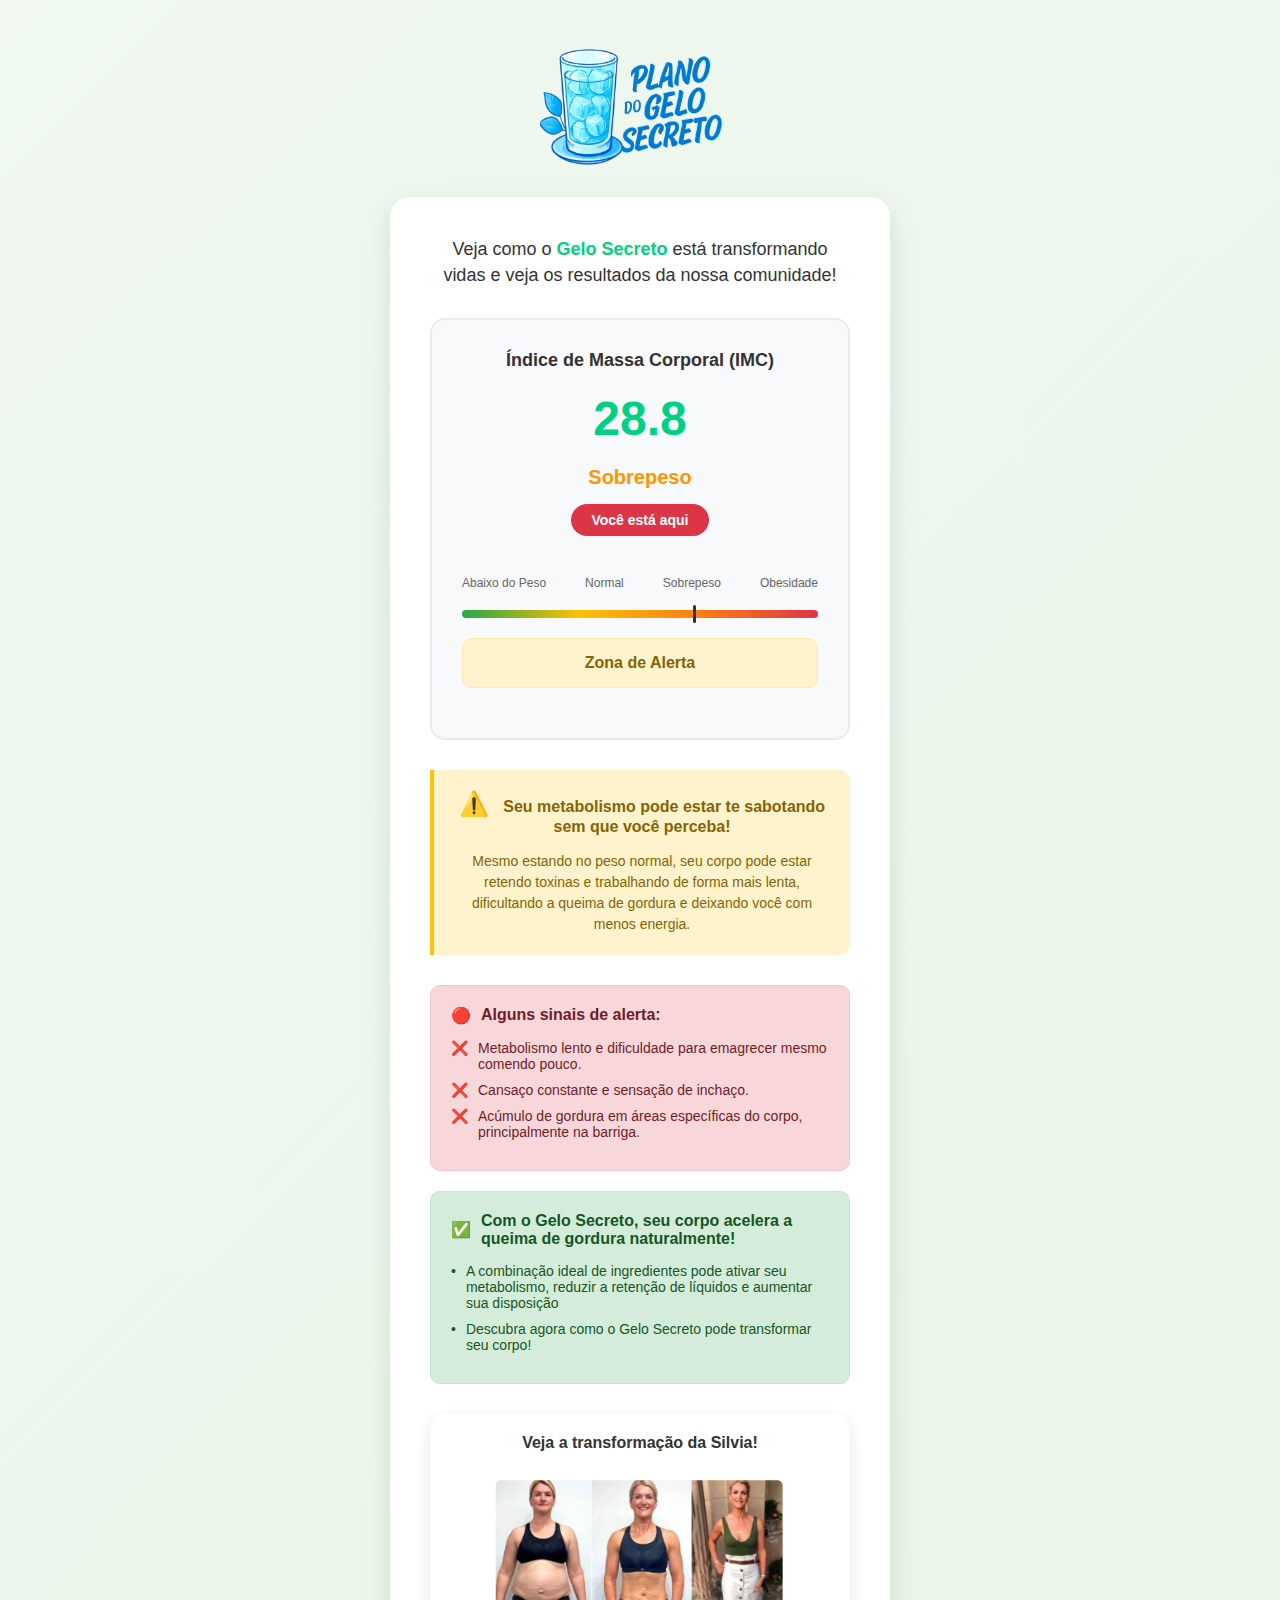
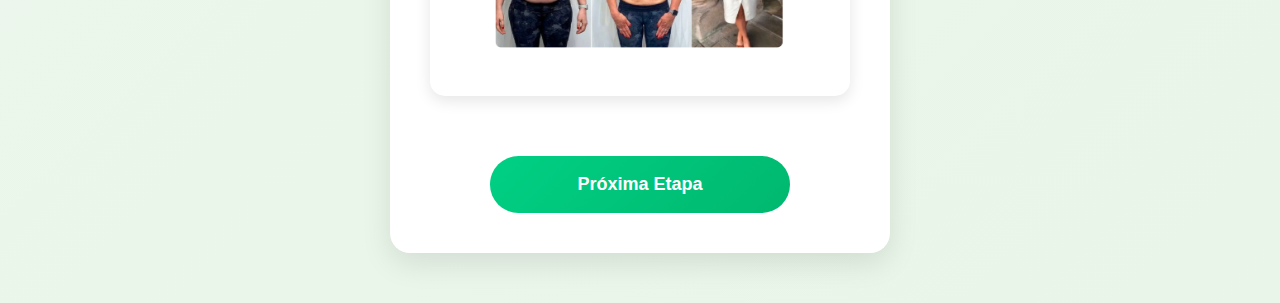
<file: src/resultado.html>
<!DOCTYPE html>
<html lang="pt-BR">
  <head>
    <meta charset="UTF-8" />
    <meta name="viewport" content="width=device-width, initial-scale=1.0" />
    <title>Resultado - Gelo Secreto</title>
    <style>
      * {
        margin: 0;
        padding: 0;
        box-sizing: border-box;
      }

      body {
        font-family: "Arial", sans-serif;
        background: linear-gradient(135deg, #f0f8f0, #e8f5e8);
        min-height: 100vh;
        display: flex;
        flex-direction: column;
        align-items: center;
        padding: 20px;
      }

      .logo {
        margin: 20px 0;
        text-align: center;
      }

      .logo img {
        max-width: 200px;
        height: auto;
      }

      .result-container {
        background: white;
        border-radius: 20px;
        box-shadow: 0 10px 30px rgba(0, 0, 0, 0.1);
        padding: 40px;
        max-width: 500px;
        width: 100%;
        text-align: center;
        margin-bottom: 30px;
      }

      .intro-text {
        color: #333;
        font-size: 18px;
        line-height: 1.4;
        margin-bottom: 30px;
      }

      .intro-text .highlight {
        color: #00d084;
        font-weight: bold;
      }

      .imc-card {
        background: #f8f9fa;
        border-radius: 15px;
        padding: 30px;
        margin: 30px 0;
        border: 2px solid #e9ecef;
      }

      .imc-title {
        color: #333;
        font-size: 18px;
        margin-bottom: 20px;
        font-weight: 600;
      }

      .imc-value {
        font-size: 48px;
        font-weight: bold;
        color: #00d084;
        margin: 20px 0;
      }

      .imc-status {
        font-size: 20px;
        font-weight: bold;
        color: #ff9500;
        margin-bottom: 15px;
      }

      .alert-badge {
        background: #dc3545;
        color: white;
        padding: 8px 20px;
        border-radius: 20px;
        font-size: 14px;
        font-weight: bold;
        display: inline-block;
        margin-bottom: 20px;
      }

      .imc-scale {
        display: flex;
        justify-content: space-between;
        margin: 20px 0;
        font-size: 12px;
        color: #666;
      }

      .scale-bar {
        height: 8px;
        background: linear-gradient(
          to right,
          #28a745,
          #ffc107,
          #fd7e14,
          #dc3545
        );
        border-radius: 10px;
        margin: 10px 0;
        position: relative;
      }

      .scale-indicator {
        position: absolute;
        top: -5px;
        width: 3px;
        height: 18px;
        background: #333;
        border-radius: 2px;
        left: 65%; /* Posição do IMC 28.5 */
      }

      .zone-alert {
        background: #fff3cd;
        border: 1px solid #ffeaa7;
        border-radius: 10px;
        padding: 15px;
        margin: 20px 0;
        text-align: center;
        font-weight: bold;
        color: #856404;
      }

      .warning-section {
        background: #fff3cd;
        border-left: 4px solid #ffc107;
        padding: 20px;
        margin: 30px 0;
        border-radius: 0 10px 10px 0;
      }

      .warning-icon {
        color: #ffc107;
        font-size: 24px;
        margin-right: 10px;
      }

      .warning-title {
        color: #856404;
        font-weight: bold;
        font-size: 16px;
        margin-bottom: 15px;
      }

      .warning-text {
        color: #856404;
        font-size: 14px;
        line-height: 1.5;
      }

      .problems-list {
        background: #f8d7da;
        border: 1px solid #f5c6cb;
        border-radius: 10px;
        padding: 20px;
        margin: 20px 0;
        text-align: left;
      }

      .problems-title {
        color: #721c24;
        font-weight: bold;
        margin-bottom: 15px;
        display: flex;
        align-items: center;
        gap: 10px;
      }

      .problem-item {
        display: flex;
        align-items: flex-start;
        gap: 10px;
        margin: 10px 0;
        color: #721c24;
        font-size: 14px;
      }

      .solution-section {
        background: #d4edda;
        border: 1px solid #c3e6cb;
        border-radius: 10px;
        padding: 20px;
        margin: 20px 0;
        text-align: left;
      }

      .solution-title {
        color: #155724;
        font-weight: bold;
        margin-bottom: 15px;
        display: flex;
        align-items: center;
        gap: 10px;
      }

      .solution-item {
        display: flex;
        align-items: flex-start;
        gap: 10px;
        margin: 10px 0;
        color: #155724;
        font-size: 14px;
      }

      .testimonial-section {
        background: white;
        border-radius: 15px;
        padding: 20px;
        margin: 30px 0;
        box-shadow: 0 5px 15px rgba(0, 0, 0, 0.1);
      }

      .testimonial-title {
        color: #333;
        font-weight: bold;
        margin-bottom: 20px;
        text-align: center;
      }

      .transformation-images {
        display: flex;
        justify-content: center;
        gap: 5px;
        margin: 20px 0;
      }

      .transformation-images img {
        width: 110px;
        height: 140px;
        object-fit: cover;
        border-radius: 10px;
      }

      .next-btn {
        background: linear-gradient(135deg, #00d084, #00b86f);
        color: white;
        border: none;
        border-radius: 50px;
        padding: 18px 60px;
        font-size: 18px;
        font-weight: bold;
        cursor: pointer;
        transition: all 0.3s ease;
        margin-top: 30px;
        width: 100%;
        max-width: 300px;
      }

      .next-btn:hover {
        background: linear-gradient(135deg, #00b86f, #00a85e);
        transform: translateY(-2px);
        box-shadow: 0 8px 25px rgba(0, 208, 132, 0.3);
      }

      .body-option:hover {
        border-color: #00d084 !important;
        background: #f8fdf8 !important;
        transform: translateY(-2px);
      }

      @media (max-width: 768px) {
        .result-container {
          padding: 30px 20px;
          margin: 0 15px;
        }

        .imc-value {
          font-size: 36px;
        }

        .transformation-images img {
          width: 90px;
          height: 120px;
        }
      }
    </style>
  </head>
    <!-- UTMify (venda tracking) -->
    <script src="https://cdn.utmify.com.br/scripts/utms/latest.js" data-utmify-prevent-subids async defer></script>
  <body>
    <!-- Logo -->
    <div class="logo">
      <img src="logo.png" alt="Gelo Secreto" />
    </div>

    <!-- Result Container -->
    <div class="result-container">
      <p class="intro-text">
        Veja como o <span class="highlight">Gelo Secreto</span> está
        transformando vidas e veja os resultados da nossa comunidade!
      </p>

      <!-- IMC Card -->
      <div class="imc-card">
        <h3 class="imc-title">Índice de Massa Corporal (IMC)</h3>

        <div class="imc-value" id="imc-value">28.8</div>

        <div class="imc-status" id="imc-status">Sobrepeso</div>

        <div class="alert-badge">Você está aqui</div>

        <div class="imc-scale">
          <span>Abaixo do Peso</span>
          <span>Normal</span>
          <span>Sobrepeso</span>
          <span>Obesidade</span>
        </div>

        <div class="scale-bar">
          <div class="scale-indicator" id="scale-indicator"></div>
        </div>

        <div class="zone-alert">Zona de Alerta</div>
      </div>

      <!-- Warning Section -->
      <div class="warning-section">
        <div class="warning-title">
          <span class="warning-icon">⚠️</span>
          Seu metabolismo pode estar te sabotando sem que você perceba!
        </div>
        <p class="warning-text">
          Mesmo estando no peso normal, seu corpo pode estar retendo toxinas e
          trabalhando de forma mais lenta, dificultando a queima de gordura e
          deixando você com menos energia.
        </p>
      </div>

      <!-- Problems List -->
      <div class="problems-list">
        <div class="problems-title">
          <span style="color: #dc3545">🔴</span>
          Alguns sinais de alerta:
        </div>

        <div class="problem-item">
          <span>❌</span>
          <span
            >Metabolismo lento e dificuldade para emagrecer mesmo comendo
            pouco.</span
          >
        </div>

        <div class="problem-item">
          <span>❌</span>
          <span>Cansaço constante e sensação de inchaço.</span>
        </div>

        <div class="problem-item">
          <span>❌</span>
          <span
            >Acúmulo de gordura em áreas específicas do corpo, principalmente na
            barriga.</span
          >
        </div>
      </div>

      <!-- Solution Section -->
      <div class="solution-section">
        <div class="solution-title">
          <span style="color: #28a745">✅</span>
          Com o Gelo Secreto, seu corpo acelera a queima de gordura
          naturalmente!
        </div>

        <div class="solution-item">
          <span>•</span>
          <span
            >A combinação ideal de ingredientes pode ativar seu metabolismo,
            reduzir a retenção de líquidos e aumentar sua disposição</span
          >
        </div>

        <div class="solution-item">
          <span>•</span>
          <span
            >Descubra agora como o Gelo Secreto pode transformar seu
            corpo!</span
          >
        </div>
      </div>

      <!-- Testimonial Section -->
      <div class="testimonial-section">
        <h4 class="testimonial-title">Veja a transformação da Silvia!</h4>

        <div class="transformation-images">
          <img
            src="silva-transformacao.png"
            alt="Transformação Silvia"
            style="width: 100%; max-width: 300px; height: auto"
          />
        </div>
      </div>

      <button class="next-btn" onclick="showBodyQuestion();">
        Próxima Etapa
      </button>

      <!-- Pergunta Corpo dos Sonhos (inicialmente oculta) -->
      <div
        class="body-question-section"
        id="body-question"
        style="
          display: none;
          min-height: 100vh;
          background: linear-gradient(135deg, #f0f8f0, #e8f5e8);
          text-align: center;
          padding: 40px 20px;
        "
      >
        <div class="logo" style="margin: 20px 0">
          <img src="logo.png" alt="Gelo Secreto" style="max-width: 150px" />
        </div>

        <div
          style="
            background: white;
            border-radius: 20px;
            box-shadow: 0 10px 30px rgba(0, 0, 0, 0.1);
            padding: 40px;
            max-width: 500px;
            margin: 0 auto;
          "
        >
          <h2 style="color: #333; font-size: 28px; margin-bottom: 20px">
            Qual o <span style="color: #00d084">corpo dos sonhos</span>?
          </h2>
          <p style="margin-bottom: 30px; color: #666; font-size: 16px">
            Escolha a opção abaixo:
          </p>

          <div
            class="body-options"
            style="
              display: flex;
              gap: 20px;
              justify-content: center;
              margin: 40px 0;
            "
          >
            <div
              class="body-option"
              onclick="selectBodyOption('em-forma')"
              style="
                text-align: center;
                padding: 20px;
                border: 2px solid #e8f5e8;
                border-radius: 15px;
                cursor: pointer;
                flex: 1;
                max-width: 150px;
                transition: all 0.3s ease;
              "
            >
              <img
                src="emforma.png"
                alt="Em forma"
                style="
                  width: 100%;
                  height: 150px;
                  object-fit: cover;
                  border-radius: 10px;
                  margin-bottom: 10px;
                "
              />
              <div style="font-weight: bold; color: #333">Em forma</div>
            </div>
            <div
              class="body-option"
              onclick="selectBodyOption('natural')"
              style="
                text-align: center;
                padding: 20px;
                border: 2px solid #e8f5e8;
                border-radius: 15px;
                cursor: pointer;
                flex: 1;
                max-width: 150px;
                transition: all 0.3s ease;
              "
            >
              <img
                src="natural.png"
                alt="Natural"
                style="
                  width: 100%;
                  height: 150px;
                  object-fit: cover;
                  border-radius: 10px;
                  margin-bottom: 10px;
                "
              />
              <div style="font-weight: bold; color: #333">Natural</div>
            </div>
          </div>
        </div>
      </div>
    </div>

    <script>
      // Função para mostrar IMC fixo
      function calculateIMC() {
        // IMC sempre fixo em 28.8 e status Sobrepeso
        const imc = 28.8;
        const status = "Sobrepeso";
        const position = 65; // Posição no sobrepeso

        // Atualizar display do IMC
        document.getElementById("imc-value").textContent = imc;
        document.getElementById("imc-status").textContent = status;
        document.getElementById("scale-indicator").style.left = position + "%";

        // Cor laranja para sobrepeso
        document.getElementById("imc-status").style.color = "#ff9500";
      }

      function goToNextStep() {
        // Redirecionar para a próxima página (oferta)
        // window.location.href = 'oferta.html';
      }

      function showBodyQuestion() {
        // Esconder todo o conteúdo atual
        document.body.innerHTML = `
                <div style="min-height: 100vh; background: linear-gradient(135deg, #f0f8f0, #e8f5e8); text-align: center; padding: 40px 20px;">
                    <div style="margin: 20px 0;">
                        <img src="logo.png" alt="Gelo Secreto" style="max-width: 150px;">
                    </div>

                    <div style="background: white; border-radius: 20px; box-shadow: 0 10px 30px rgba(0,0,0,0.1); padding: 40px; max-width: 500px; margin: 0 auto;">
                        <h2 style="color: #333; font-size: 28px; margin-bottom: 20px;">Qual o <span style="color: #00d084;">corpo dos sonhos</span>?</h2>
                        <p style="margin-bottom: 30px; color: #666; font-size: 16px;">Escolha a opção abaixo:</p>

                        <div style="display: flex; gap: 20px; justify-content: center; margin: 40px 0;">
                            <div onclick="selectBodyOption('em-forma')" style="text-align: center; padding: 20px; border: 2px solid #e8f5e8; border-radius: 15px; cursor: pointer; flex: 1; max-width: 150px; transition: all 0.3s ease;">
                                <img src="emforma.png" alt="Em forma" style="width: 100%; height: 150px; object-fit: cover; border-radius: 10px; margin-bottom: 10px;">
                                <div style="font-weight: bold; color: #333;">Em forma</div>
                            </div>
                            <div onclick="selectBodyOption('natural')" style="text-align: center; padding: 20px; border: 2px solid #e8f5e8; border-radius: 15px; cursor: pointer; flex: 1; max-width: 150px; transition: all 0.3s ease;">
                                <img src="natural.png" alt="Natural" style="width: 100%; height: 150px; object-fit: cover; border-radius: 10px; margin-bottom: 10px;">
                                <div style="font-weight: bold; color: #333;">Natural</div>
                            </div>
                        </div>
                    </div>
                </div>
            `;

        // Adicionar a função selectBodyOption ao window
        window.selectBodyOption = function (option) {
          localStorage.setItem("bodyChoice", option);

          // Feedback visual
          event.target.style.borderColor = "#00d084";
          event.target.style.background = "#f8fdf8";

          // Redirecionar após 1 segundo
          setTimeout(() => {
            window.location.href = "SUCESSO/sucess.html";
          }, 1000);
        };
      }

      function selectBodyOption(option) {
        // Armazenar a escolha
        localStorage.setItem("bodyChoice", option);

        // Adicionar efeito visual de seleção
        const options = document.querySelectorAll(".body-option");
        options.forEach((opt) => {
          opt.style.borderColor = "#e8f5e8";
          opt.style.background = "white";
        });

        // Destacar opção selecionada
        const selectedOption = event.target.closest(".body-option");
        selectedOption.style.borderColor = "#00d084";
        selectedOption.style.background = "#f8fdf8";

        // Aguardar um pouco e redirecionar para página de sucesso
        setTimeout(() => {
          window.location.href = "SUCESSO/index.html";
        }, 1000);
      }

      // Calcular IMC quando a página carregar
      window.onload = function () {
        calculateIMC();
      };
    </script>
    
    <!-- Script de redirecionamento do botão voltar -->
    <script>
      var urlBackRedirect = 'https://pay.cakto.com.br/fs94ydm'; // lembre-se de usar a url sem espaços
      // não altere nada abaixo dessa linha
      urlBackRedirect = urlBackRedirect = urlBackRedirect.trim() +
              (urlBackRedirect.indexOf("?") > 0 ? '&' : '?') +
              document.location.search.replace('?', '').toString();
      history.pushState({}, "", location.href);
      history.pushState({}, "", location.href);
      window.onpopstate = function () {
          setTimeout(function () {
              location.href = urlBackRedirect;
          }, 1);
      };
    </script>
  </body>
</html>
</file>
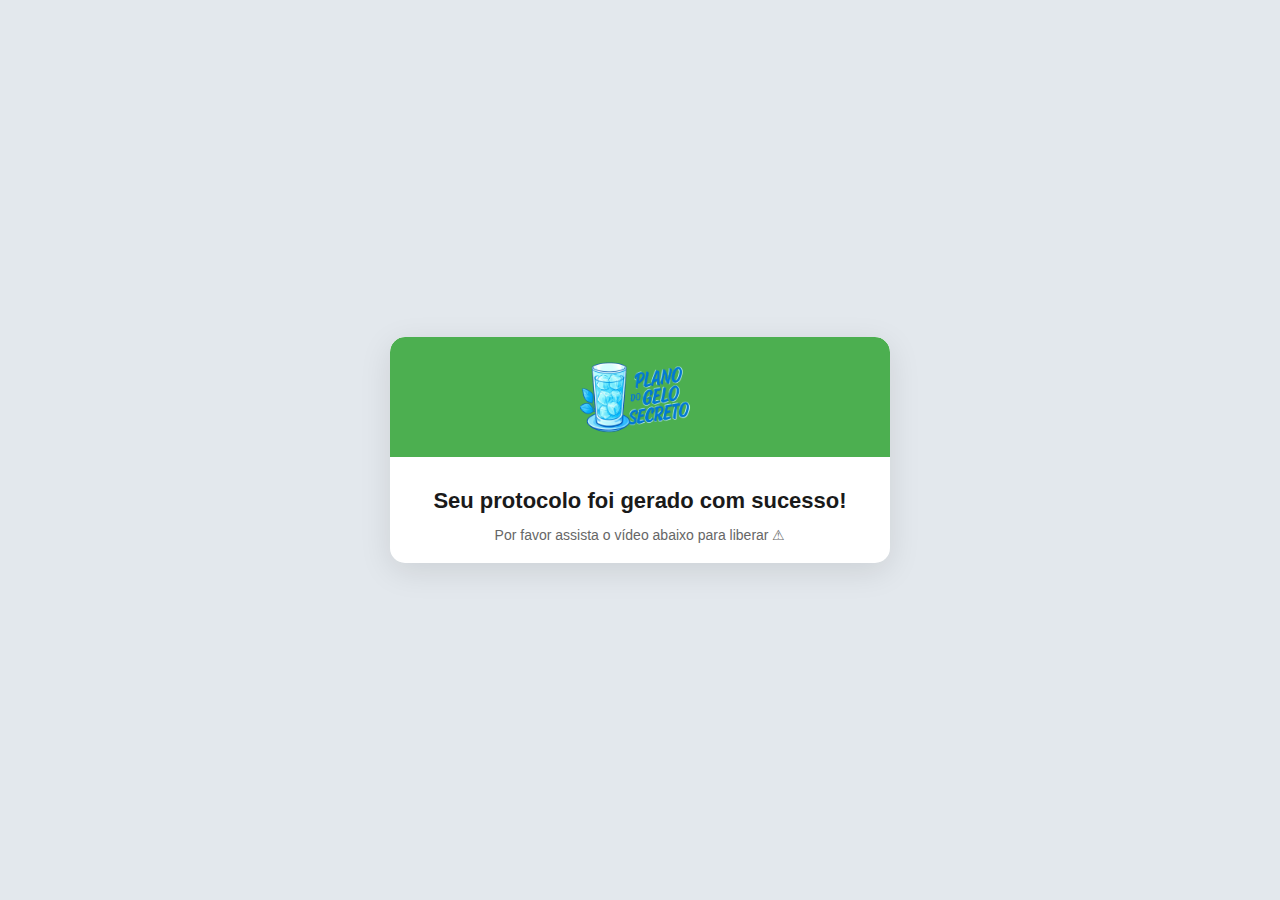
<file: SUCESSO/sucess.html>
<!DOCTYPE html>
<html lang="pt-BR">
  <head>
    <meta charset="UTF-8" />
    <meta name="viewport" content="width=device-width, initial-scale=1.0" />
    <title>Gelo - Protocolo Gerado</title>

    <!-- Meta Pixel Code -->
    <script>
      !(function (f, b, e, v, n, t, s) {
        if (f.fbq) return;
        n = f.fbq = function () {
          n.callMethod
            ? n.callMethod.apply(n, arguments)
            : n.queue.push(arguments);
        };
        if (!f._fbq) f._fbq = n;
        n.push = n;
        n.loaded = !0;
        n.version = "2.0";
        n.queue = [];
        t = b.createElement(e);
        t.async = !0;
        t.src = v;
        s = b.getElementsByTagName(e)[0];
        s.parentNode.insertBefore(t, s);
      })(
        window,
        document,
        "script",
        "https://connect.facebook.net/en_US/fbevents.js"
      );
      fbq("init", "1518973295936293");
      fbq("track", "PageView");
    </script>
    <noscript
      ><img
        height="1"
        width="1"
        style="display: none"
        src="https://www.facebook.com/tr?id=1518973295936293&ev=PageView&noscript=1"
    /></noscript>
    <!-- End Meta Pixel Code -->

    <style>
      * {
        margin: 0;
        padding: 0;
        box-sizing: border-box;
      }

      body {
        font-family: -apple-system, BlinkMacSystemFont, "Segoe UI", Roboto,
          Arial, sans-serif;
        background: #e3e8ed;
        min-height: 100vh;
        display: flex;
        flex-direction: column;
        align-items: center;
        justify-content: center;
      }

      .container {
        max-width: 500px;
        width: 100%;
        background: white;
        border-radius: 15px;
        box-shadow: 0 8px 32px rgba(0, 0, 0, 0.1);
        overflow: hidden;
        margin: 0 auto;
      }

      .header {
        background: #4caf50;
        padding: 20px;
        border-radius: 15px 15px 0 0;
      }

      .logo {
        display: flex;
        align-items: center;
        justify-content: center;
        gap: 12px;
      }

      .logo img {
        max-width: 120px;
        height: auto;
      }

      .success-message {
        background: white;
        padding: 30px 25px 0px 25px;
        text-align: center;
        margin: 0;
        margin-bottom: 0;
      }

      .success-title {
        font-size: 22px;
        font-weight: 600;
        margin-bottom: 12px;
        color: #1a1a1a;
        line-height: 1.3;
      }

      .success-subtitle {
        font-size: 14px;
        color: #666;
        margin-bottom: 20px;
      }

      .video-section {
        position: relative;
        background: #000;
        margin: 0;
        margin-top: 0 !important;
        width: 100%;
        max-width: 500px;
        margin-left: auto;
        margin-right: auto;
        overflow: hidden;
        padding: 0;
        border: none;
      }

      .video-player {
        width: 100%;
        height: 100%;
        object-fit: contain;
        display: block;
        background: #000;
        cursor: pointer; /* Permite clique para pause/play */
      }

      .video-player::-webkit-media-controls {
        display: none !important;
      }

      .video-player::-webkit-media-controls-panel {
        display: none !important;
      }

      .video-player::-webkit-media-controls-play-button {
        display: none !important;
      }

      .video-player::-webkit-media-controls-timeline {
        display: none !important;
      }

      .video-player::-webkit-media-controls-current-time-display {
        display: none !important;
      }

      .video-player::-webkit-media-controls-time-remaining-display {
        display: none !important;
      }

      .video-player::-webkit-media-controls-mute-button {
        display: none !important;
      }

      .video-player::-webkit-media-controls-volume-slider {
        display: none !important;
      }

      .video-player::-webkit-media-controls-fullscreen-button {
        display: none !important;
      }

      .fullscreen-icon {
        position: absolute;
        top: 15px;
        right: 15px;
        width: 35px;
        height: 35px;
        background: rgba(0, 0, 0, 0.7);
        border-radius: 8px;
        display: flex;
        align-items: center;
        justify-content: center;
        cursor: pointer;
        z-index: 10;
        font-size: 16px;
        color: white;
        transition: all 0.3s ease;
      }

      .fullscreen-icon:hover {
        background: rgba(0, 0, 0, 0.9);
        transform: scale(1.1);
      }

      .fullscreen-icon {
        position: absolute;
        top: 15px;
        left: 15px;
        width: 30px;
        height: 30px;
        background: rgba(255, 255, 255, 0.9);
        border-radius: 6px;
        display: flex;
        align-items: center;
        justify-content: center;
        cursor: pointer;
        z-index: 10;
        font-size: 14px;
        color: #333;
      }

      .play-button {
        position: absolute;
        top: 50%;
        left: 50%;
        transform: translate(-50%, -50%);
        background: #4caf50;
        color: white;
        border: none;
        border-radius: 8px;
        padding: 16px 24px;
        font-size: 13px;
        font-weight: 600;
        cursor: pointer;
        text-align: center;
        line-height: 1.4;
        z-index: 10;
        box-shadow: 0 4px 12px rgba(76, 175, 80, 0.3);
        transition: all 0.2s ease;
      }

      .play-button:hover {
        background: #45a049;
        transform: translate(-50%, -50%) scale(1.02);
      }

      .play-icon {
        margin-right: 8px;
        font-size: 16px;
      }

      .bottom-text {
        position: absolute;
        bottom: 20px;
        left: 50%;
        transform: translateX(-50%);
        background: rgba(0, 0, 0, 0.85);
        color: white;
        padding: 8px 20px;
        border-radius: 20px;
        font-size: 13px;
        font-weight: 700;
        letter-spacing: 1.5px;
      }

      .video-started .play-button {
        opacity: 0;
        pointer-events: none;
      }

      .footer {
        background: white;
        padding: 20px 25px;
        text-align: center;
        font-size: 13px;
        color: #666;
        border-top: 1px solid #f0f0f0;
      }

      /* Seções que aparecem depois do vídeo */
      .offer-content {
        display: none;
        background: #f5f7fa;
        animation: slideDown 0.5s ease-in-out;
        max-width: 500px;
        margin: 20px auto 0;
        border-radius: 15px;
        overflow: hidden;
        box-shadow: 0 8px 32px rgba(0, 0, 0, 0.1);
      }

      .offer-content.show {
        display: block;
      }

      @keyframes slideDown {
        from {
          opacity: 0;
          transform: translateY(-20px);
        }
        to {
          opacity: 1;
          transform: translateY(0);
        }
      }

      .btn-receita {
        background: linear-gradient(135deg, #28a745, #20c997);
        color: white;
        padding: 18px 35px;
        border: none;
        border-radius: 30px;
        font-size: 16px;
        font-weight: 700;
        text-transform: uppercase;
        cursor: pointer;
        margin: 15px auto;
        display: block;
        box-shadow: 0 8px 25px rgba(40, 167, 69, 0.4);
        transition: all 0.3s ease;
        letter-spacing: 0.5px;
      }

      .btn-receita:hover {
        background: linear-gradient(135deg, #218838, #1e9885);
        transform: translateY(-3px);
        box-shadow: 0 12px 35px rgba(40, 167, 69, 0.5);
      }

      .comparison-section {
        padding: 30px 20px;
        background: white;
      }

      .comparison-cards {
        display: grid;
        grid-template-columns: 1fr 1fr;
        gap: 15px;
        margin: 25px 0;
      }

      .comparison-card {
        background: white;
        border: 3px solid;
        border-radius: 20px;
        padding: 20px 15px;
        text-align: center;
        box-shadow: 0 5px 20px rgba(0, 0, 0, 0.1);
        transition: transform 0.3s ease;
      }

      .comparison-card:hover {
        transform: translateY(-5px);
      }

      .comparison-card.sem {
        border-color: #ff6b6b;
        background: linear-gradient(135deg, #fff5f5, #ffe3e3);
      }

      .comparison-card.com {
        border-color: #4caf50;
        background: linear-gradient(135deg, #f0fff4, #e8f5e8);
      }

      .comparison-card h3 {
        font-size: 12px;
        font-weight: 700;
        margin-bottom: 15px;
        padding: 8px 12px;
        border-radius: 15px;
        text-transform: uppercase;
        letter-spacing: 0.5px;
      }

      .comparison-card.sem h3 {
        background: #ff6b6b;
        color: white;
      }

      .comparison-card.com h3 {
        background: #4caf50;
        color: white;
      }

      .comparison-card img {
        width: 100%;
        max-width: 120px;
        height: 120px;
        object-fit: cover;
        border-radius: 15px;
        margin: 15px 0;
        box-shadow: 0 5px 15px rgba(0, 0, 0, 0.2);
      }

      .comparison-card p {
        font-size: 12px;
        color: #555;
        line-height: 1.4;
        font-weight: 500;
      }

      .metabolism-section {
        background: white;
        padding: 30px 25px;
        margin: 0;
      }

      .metabolism-section h2 {
        text-align: center;
        font-size: 22px;
        margin-bottom: 25px;
        color: #2c3e50;
        font-weight: 700;
      }

      .metabolism-item {
        margin: 20px 0;
        background: #f8f9fa;
        padding: 20px;
        border-radius: 15px;
        box-shadow: 0 3px 10px rgba(0, 0, 0, 0.1);
      }

      .metabolism-header {
        display: flex;
        justify-content: space-between;
        align-items: center;
        margin-bottom: 12px;
      }

      .metabolism-label {
        font-size: 14px;
        font-weight: 600;
        color: #2c3e50;
      }

      .metabolism-percentage {
        font-size: 16px;
        font-weight: 700;
        padding: 5px 12px;
        border-radius: 20px;
        color: white;
      }

      .metabolism-percentage.sem {
        background: #ff6b6b;
      }

      .metabolism-percentage.com {
        background: #4caf50;
      }

      .metabolism-bar {
        background: #e9ecef;
        border-radius: 25px;
        height: 15px;
        overflow: hidden;
        position: relative;
      }

      .metabolism-progress {
        height: 100%;
        border-radius: 25px;
        transition: width 2s ease-in-out;
      }

      .metabolism-progress.sem {
        background: linear-gradient(90deg, #ff6b6b, #ff8e8e);
        width: 39%;
      }

      .metabolism-progress.com {
        background: linear-gradient(90deg, #4caf50, #66bb6a);
        width: 100%;
      }

      .metabolism-description {
        font-size: 13px;
        color: #666;
        margin-top: 10px;
        padding: 10px;
        background: white;
        border-radius: 10px;
        border-left: 4px solid;
      }

      .metabolism-description.sem {
        border-left-color: #ff6b6b;
      }

      .metabolism-description.com {
        border-left-color: #4caf50;
      }

      .plan-section {
        background: linear-gradient(135deg, #f8f9fa, #e9ecef);
        padding: 30px 25px;
        text-align: center;
      }

      .plan-section h2 {
        color: #4caf50;
        font-size: 24px;
        margin-bottom: 15px;
        font-weight: 700;
      }

      .plan-section > p {
        color: #555;
        margin-bottom: 25px;
        line-height: 1.6;
        font-size: 15px;
      }

      .plan-items {
        text-align: left;
        margin: 25px 0;
        background: white;
        padding: 25px;
        border-radius: 15px;
        box-shadow: 0 5px 20px rgba(0, 0, 0, 0.1);
      }

      .plan-item {
        display: flex;
        align-items: flex-start;
        margin: 15px 0;
        padding: 15px;
        background: #f8f9fa;
        border-radius: 12px;
        border-left: 4px solid #4caf50;
      }

      .plan-item::before {
        content: "✅";
        margin-right: 12px;
        font-size: 18px;
        flex-shrink: 0;
      }

      .plan-item span {
        font-size: 14px;
        line-height: 1.5;
        color: #333;
      }

      .bonus-section {
        background: linear-gradient(135deg, #fff8e1, #ffecb3);
        padding: 0;
        border: 3px solid #ffc107;
        border-radius: 20px;
        margin: 20px;
        box-shadow: 0 8px 25px rgba(255, 193, 7, 0.3);
        overflow: hidden;
      }

      .bonus-section h3 {
        background: linear-gradient(135deg, #ff9800, #f57c00);
        color: white;
        padding: 20px;
        margin: 0;
        text-align: center;
        font-size: 18px;
        font-weight: 700;
        box-shadow: 0 2px 10px rgba(255, 152, 0, 0.4);
        display: flex;
        align-items: center;
        justify-content: center;
        gap: 10px;
      }

      .bonus-content {
        padding: 25px;
      }

      .bonus-list {
        list-style: none;
        padding: 0;
        margin: 0;
      }

      .bonus-list li {
        background: rgba(255, 255, 255, 0.7);
        margin: 12px 0;
        padding: 15px;
        border-radius: 12px;
        font-size: 14px;
        line-height: 1.6;
        color: #333;
        border-left: 4px solid #ff9800;
        box-shadow: 0 2px 8px rgba(0, 0, 0, 0.1);
        transition: all 0.3s ease;
        position: relative;
      }

      .bonus-list li:hover {
        background: white;
        transform: translateX(5px);
        box-shadow: 0 4px 15px rgba(0, 0, 0, 0.15);
      }

      .bonus-list li::before {
        content: "•";
        color: #ff9800;
        font-weight: bold;
        font-size: 16px;
        margin-right: 10px;
      }

      .summary-box {
        background: linear-gradient(135deg, #e8f5e8, #c8e6c9);
        padding: 30px 25px;
        border-radius: 20px;
        margin: 20px;
        border: 3px solid #4caf50;
        text-align: center;
        box-shadow: 0 10px 30px rgba(76, 175, 80, 0.3);
      }

      .summary-logo {
        width: 80px;
        height: 80px;
        margin: 0 auto 20px;
        border-radius: 50%;
        box-shadow: 0 5px 15px rgba(0, 0, 0, 0.2);
      }

      .summary-title {
        background: linear-gradient(135deg, #4caf50, #66bb6a);
        color: white;
        padding: 20px;
        border-radius: 15px;
        margin-bottom: 20px;
        box-shadow: 0 5px 15px rgba(76, 175, 80, 0.4);
      }

      .summary-title h3 {
        margin: 0;
        font-size: 20px;
        font-weight: 700;
      }

      .summary-subtitle {
        background: #66bb6a;
        padding: 10px;
        border-radius: 8px;
        margin-top: 10px;
        font-size: 18px;
      }

      @media (max-width: 600px) {
        .comparison-cards {
          grid-template-columns: 1fr;
          gap: 20px;
        }

        .offer-content {
          margin: 10px;
          max-width: none;
        }

        .plan-section,
        .bonus-section,
        .summary-box {
          margin: 10px;
          padding: 20px;
        }
      }

      .guarantee-section {
        text-align: center;
        padding: 25px;
        background: white;
      }

      .guarantee-badge {
        width: 120px;
        height: 120px;
        margin: 0 auto 15px;
      }

      .guarantee-text {
        background: #e8f5e8;
        padding: 15px;
        border-radius: 10px;
        color: #28a745;
        font-size: 14px;
        margin: 15px 0;
      }

      .price-section {
        background: white;
        padding: 25px;
        text-align: center;
      }

      .price-comparison {
        background: #f8f9fa;
        padding: 20px;
        border-radius: 10px;
        margin: 15px 0;
      }

      .price-item {
        display: flex;
        justify-content: space-between;
        margin: 8px 0;
        font-size: 14px;
      }

      .price-highlight {
        background: #4caf50;
        color: white;
        padding: 10px;
        border-radius: 8px;
        font-weight: bold;
      }

      .security-badges {
        display: flex;
        justify-content: space-around;
        margin: 20px 0;
        padding: 15px;
      }

      .security-badge {
        text-align: center;
        font-size: 12px;
      }

      .security-badge img {
        width: 40px;
        height: 40px;
        margin-bottom: 5px;
      }

      .testimonials {
        background: white;
        padding: 25px;
      }

      .testimonial {
        background: #f8f9fa;
        padding: 15px;
        border-radius: 10px;
        margin: 15px 0;
        font-size: 14px;
      }

      .testimonial-header {
        display: flex;
        align-items: center;
        margin-bottom: 8px;
      }

      .testimonial-avatar {
        width: 40px;
        height: 40px;
        border-radius: 50%;
        margin-right: 10px;
      }

      .testimonial-name {
        font-weight: bold;
        color: #333;
      }

      .stars {
        color: #ffc107;
        margin-right: 5px;
      }

      .timeline-section {
        background: white;
        padding: 25px;
      }

      .timeline-item {
        display: flex;
        align-items: center;
        margin: 15px 0;
      }

      .timeline-badge {
        background: #4caf50;
        color: white;
        padding: 5px 10px;
        border-radius: 15px;
        font-size: 12px;
        font-weight: bold;
        margin-right: 15px;
        min-width: 60px;
        text-align: center;
      }

      .timeline-text {
        font-size: 14px;
        color: #666;
        line-height: 1.4;
      }

      .before-after {
        display: grid;
        grid-template-columns: 1fr 1fr;
        gap: 15px;
        margin: 20px 0;
      }

      .before-after img {
        width: 100%;
        border-radius: 10px;
      }

      @media (max-width: 600px) {
        .comparison-cards {
          flex-direction: column;
          gap: 15px;
        }

        .before-after {
          grid-template-columns: 1fr;
        }
      }

      @media (max-width: 600px) {
        .container {
          max-width: 95%;
          margin: 10px;
        }

        .success-message {
          padding: 25px 20px 15px 20px;
        }

        .success-title {
          font-size: 20px;
        }

        .play-button {
          padding: 14px 20px;
          font-size: 12px;
        }
      }
    </style>
  </head>
  <body>
    <div class="container">
      <!-- Header com logo -->
      <div class="header">
        <div class="logo">
          <img
            src="../logo.png"
            alt="Gelo Secreto"
            style="max-width: 120px; height: auto"
          />
        </div>
      </div>

      <!-- Mensagem de sucesso -->
      <div class="success-message">
        <div class="success-title">Seu protocolo foi gerado com sucesso!</div>
        <div class="success-subtitle">
          Por favor assista o vídeo abaixo para liberar ⚠
        </div>
      </div>
    </div>

    <!-- Container do vídeo (fora do container principal) -->
    <div class="video-section" id="videoContainer">
      <!-- VTURB SmartPlayer (sucesso) -->
      <vturb-smartplayer
        id="vid-68fb1f80bdf9abb2347d00c3"
        style="display: block; margin: 0 auto; width: 100%; max-width: 400px"
      ></vturb-smartplayer>
    </div>

    <!-- Conteúdo que aparece depois do vídeo -->
    <div class="offer-content" id="offerContent">
      <!-- Botão Quero a Receita -->
      <div style="text-align: center; padding: 20px; background: #f8f9fa">
        <button class="btn-receita">Quero a Receita!</button>
      </div>

      <!-- Seção de Comparação Antes e Depois -->
      <div class="comparison-section">
        <div class="comparison-cards">
          <div class="comparison-card sem">
            <h3>SEM o Plano do Gelo Secreto</h3>
            <img src="antes-e-depois.png" alt="Sem Gelo Secreto" />
            <p>
              Meta: baixar peso lento<br />Hormônios desregulados e sem energia
            </p>
          </div>
          <div class="comparison-card com">
            <h3>COM o PLANO DO GELO SECRETO</h3>
            <img src="antes-e-depois-2.png" alt="Com Gelo Secreto" />
            <p>
              Meta: baixar peso acelerado<br />Hormônios estão 24h direto em
              energia
            </p>
          </div>
        </div>
      </div>

      <!-- Análise do Metabolismo -->
      <div class="metabolism-section">
        <h2>Análise do Seu Metabolismo</h2>

        <div class="metabolism-item">
          <div class="metabolism-header">
            <span class="metabolism-label"
              >Metabolismo Atual (SEM o Gelo Secreto)</span
            >
            <span class="metabolism-percentage sem">39%</span>
          </div>
          <div class="metabolism-bar">
            <div class="metabolism-progress sem"></div>
          </div>
          <div class="metabolism-description sem">
            Seu metabolismo está trabalhando apenas 10% da capacidade, fazendo
            você se sentir cansada e sem energia.
          </div>
        </div>

        <div class="metabolism-item">
          <div class="metabolism-header">
            <span class="metabolism-label">Metabolismo COM o Gelo Secreto</span>
            <span class="metabolism-percentage com">100%</span>
          </div>
          <div class="metabolism-bar">
            <div class="metabolism-progress com"></div>
          </div>
          <div class="metabolism-description com">
            Com o Plano do Gelo Secreto, seus hormônios emagrecedores trabalham
            24h queimando gordura automaticamente.
          </div>
        </div>
      </div>

      <!-- Plano Personalizado -->
      <div class="plan-section">
        <h2>Seu Plano Personalizado do Gelo Secreto</h2>
        <p>
          <strong
            >Baseado nas suas informações pessoais, criamos um protocolo 100%
            personalizado para você perder de 5 a 20kg nas próximas 3
            semanas!</strong
          >
        </p>
        <p>
          O plano contém as medidas exatas dos ingredientes para que seja da
          melhor forma possível no seu corpo, respeitando suas rotinas e o que
          você gosta de comer.
        </p>

        <button class="btn-receita">Você vai receber HOJE:</button>

        <div class="plan-items">
          <div class="plan-item">
            <span
              ><strong>Protocolo do Gelo Secreto Completo:</strong> Baseado em
              pesquisas de Harvard - a forma mais ética e segura de ativar seus
              hormônios emagrecedores sem perder massa corporal ou sua
              fraqueza.</span
            >
          </div>
          <div class="plan-item">
            <span
              ><strong>Técnica da "Renovação Hormonal":</strong> Use os 7
              principais hormônios do emagrecimento para queimar gordura da
              barriga, coxas, braços e cintura de uma vez só.</span
            >
          </div>
          <div class="plan-item">
            <span
              ><strong>Método "Exterminador de Doces":</strong> Ative o modo
              dentro do seu cérebro para se livrar dos desejos incontroláveis de
              comer doces e besteiras.</span
            >
          </div>
          <div class="plan-item">
            <span
              ><strong>Método do "Foguete Metabólico":</strong> Usado por
              atletas de alto nível para aumentar energia e disposição em até
              500% e acelerar o metabolismo ao extremo.</span
            >
          </div>
          <div class="plan-item">
            <span
              ><strong>Planilha de Acompanhamento:</strong> Saiba exatamente
              quanto você está evoluindo dia após dia.</span
            >
          </div>
        </div>
      </div>

      <!-- Seção de Bônus -->
      <div class="bonus-section">
        <h3>🎁 BÔNUS EXCLUSIVOS:</h3>
        <div class="bonus-content">
          <ul class="bonus-list">
            <li>
              Técnica da 'Renovação Hormonal' - 7 hormônios do emagrecimento
            </li>
            <li>Truque de 5 minutos que evita o efeito sanfona para sempre</li>
            <li>
              Método para comer 3x menos e perder 950 calorias extras por dia
            </li>
            <li>
              Segredo das tribos para controlar glicose, pressão e colesterol
            </li>
            <li>
              Modo 'Exterminador de Doces' - elimina desejos por besteiras
            </li>
            <li>De '5 Dias Noturnos' para combater ansiedade e depressão</li>
            <li>Método 'Foguete Metabólico' - aumenta energia em até 500%</li>
            <li>
              Técnica do 'Relógio Invertido' para parecer 10 anos mais jovem
            </li>
            <li>De '12 Alimentos do Amor' que turbinam sua libido</li>
            <li>E muito mais...</li>
          </ul>
        </div>
      </div>

      <!-- Comparação de Preços -->
      <div class="price-section">
        <h3 style="text-align: center; margin-bottom: 20px">
          📊 Compare os Custos para Emagrecer:
        </h3>
        <div class="price-comparison">
          <div class="price-item">
            <span>• Ozempic (1 mês):</span>
            <span><strong>R$ 3.000</strong></span>
          </div>
          <div class="price-item">
            <span>• Nutricionista particular:</span>
            <span><strong>R$ 500/consulta</strong></span>
          </div>
          <div class="price-item">
            <span>• Academia + Personal:</span>
            <span><strong>R$ 500/mês</strong></span>
          </div>
          <div class="price-item">
            <span>• Cirurgia bariátrica:</span>
            <span><strong>R$ 50.000-80.000</strong></span>
          </div>
          <div class="price-highlight">
            • Gelo Secreto (COMPLETO): <strong>R$ 37,00</strong>
          </div>
        </div>
        <button class="btn-receita">QUERO A RECEITA!</button>
      </div>

      <!-- Badges de Segurança -->
      <div class="security-badges">
        <div class="security-badge">
          <img src="compra-segura.png" alt="Compra Segura" />
          <div><strong>Compra Segura</strong></div>
        </div>
        <div class="security-badge">
          <div
            style="
              width: 40px;
              height: 40px;
              background: #ffc107;
              border-radius: 50%;
              display: flex;
              align-items: center;
              justify-content: center;
              margin: 0 auto 5px;
            "
          >
            ⭐
          </div>
          <div><strong>Satisfação Garantida</strong></div>
        </div>
        <div class="security-badge">
          <div
            style="
              width: 40px;
              height: 40px;
              background: #333;
              border-radius: 50%;
              display: flex;
              align-items: center;
              justify-content: center;
              margin: 0 auto 5px;
              color: white;
            "
          >
            🔒
          </div>
          <div><strong>Privacidade Protegida</strong></div>
        </div>
      </div>

      <!-- Oferta Especial -->
      <div
        style="
          text-align: center;
          padding: 20px;
          background: #4caf50;
          color: white;
        "
      >
        <div
          style="
            background: white;
            color: #333;
            padding: 20px;
            border-radius: 10px;
            margin: 15px 0;
          "
        >
          <div style="font-size: 14px; margin-bottom: 10px">
            <span style="text-decoration: line-through; color: #999"
              >R$ 497,00</span
            >
            <span
              style="
                background: #ff6b6b;
                color: white;
                padding: 2px 8px;
                border-radius: 5px;
                margin-left: 10px;
              "
              >97% OFF</span
            >
          </div>
          <div style="font-size: 28px; font-weight: bold; color: #ff6b6b">
            R$ 37,90
          </div>
          <div style="font-size: 12px; color: #666">ou 3x de R$ 12,63</div>
          <div
            style="
              background: #fff3cd;
              color: #856404;
              padding: 10px;
              border-radius: 8px;
              margin-top: 10px;
              font-size: 12px;
            "
          >
            ⚠️ Minha contadora está GRITANDO para eu voltar ao preço normal!
            Aproveite AGORA!
          </div>
        </div>
      </div>

      <!-- Garantia -->
      <div class="guarantee-section">
        <h3 style="color: #ff6b6b; margin-bottom: 15px">
          🛡️ Garantia Total de 30 Dias
        </h3>
        <img
          src="garantia.jpeg"
          alt="Garantia 30 dias"
          class="guarantee-badge"
        />
        <div class="guarantee-text">
          <strong>Se você não emagrecer pelo menos 5kg em 30 dias...</strong
          ><br />
          Eu vou te devolver cada centavo que você pagou, sem fazer
          perguntas!<br />
          <strong>É 100% sem risco para você! 🤝</strong>
        </div>
      </div>

      <!-- Depoimentos -->
      <div class="testimonials">
        <h3 style="text-align: center; margin-bottom: 20px">
          ⭐ O que nossas clientes estão dizendo
        </h3>

        <div class="testimonial">
          <div class="testimonial-header">
            <img src="mulher2.jpg" alt="Rafaela" class="testimonial-avatar" />
            <div>
              <div class="testimonial-name">Rafaela Nascimento</div>
              <div class="stars">⭐⭐⭐⭐⭐</div>
            </div>
          </div>
          <p>
            "Muito bom! Recomendo, meu apetite diminuiu MUITO e já perdi 5kg nos
            últimos 11 dias. Não conseguia nem imaginar que seria tão rápido!"
          </p>
        </div>

        <div class="testimonial">
          <div class="testimonial-header">
            <img src="mulher3.jpg" alt="Luana" class="testimonial-avatar" />
            <div>
              <div class="testimonial-name">Luana Dias</div>
              <div class="stars">⭐⭐⭐⭐⭐</div>
            </div>
          </div>
          <p>
            "Recomendo muito! Estou usando há 2 semanas e estou com muito menos
            vontade de comer besteira, perdi peso e principalmente perdi
            barriga! Meu marido já percebeu a diferença! 😍"
          </p>
        </div>

        <div class="testimonial">
          <div class="testimonial-header">
            <img src="mulher4.jpg" alt="Andressa" class="testimonial-avatar" />
            <div>
              <div class="testimonial-name">Andressa Soares</div>
              <div class="stars">⭐⭐⭐⭐⭐</div>
            </div>
          </div>
        </div>
      </div>

      <!-- Jornada de Transformação -->
      <div class="timeline-section">
        <h3 style="text-align: center; margin-bottom: 20px">
          Sua Jornada de Transformação
        </h3>

        <div class="timeline-item">
          <div class="timeline-badge">7 DIAS</div>
          <div class="timeline-text">
            <strong>Primeira Semana</strong><br />
            Você acorda e sente sua calça jeans escorregando pela cintura. Seu
            apetite já diminuiu significativamente.
          </div>
        </div>

        <div class="timeline-item">
          <div class="timeline-badge">14 DIAS</div>
          <div class="timeline-text">
            <strong>Segunda Semana</strong><br />
            Seu marido te abraça por trás e sussura: "Nossa, você está
            diferente... o que você fez?"
          </div>
        </div>

        <div class="timeline-item">
          <div class="timeline-badge">21 DIAS</div>
          <div class="timeline-text">
            <strong>Terceira Semana</strong><br />
            Suas amigas param a conversa quando você chega: "Gente, você fez
            lipo? Está IRRECONHECÍVEL!"
          </div>
        </div>

        <div class="timeline-item">
          <div class="timeline-badge">30 DIAS</div>
          <div class="timeline-text">
            <strong>Quarta Semana</strong><br />
            Você posta aquela foto de biquíni que nunca teve coragem e recebe
            uma enxurrada de likes! ❤️
          </div>
        </div>
      </div>

      <!-- Botão Final -->
      <div style="text-align: center; padding: 30px; background: #4caf50">
        <button class="btn-receita" style="font-size: 18px; padding: 20px 40px">
          QUERO A RECEITA!
        </button>
      </div>
    </div>

    <script>
      // Adicionar funcionalidade aos botões "Quero a Receita"
      document.addEventListener("DOMContentLoaded", function () {
        // Mostrar o conteúdo da oferta após 5 minutos de carregar a página
        setTimeout(function () {
          document.getElementById("offerContent").classList.add("show");
        }, 300000); // 5 minutos (300 segundos)

        const buttons = document.querySelectorAll(".btn-receita");
        buttons.forEach((button) => {
          button.addEventListener("click", function () {
            // Redirecionar para o checkout
            window.open("https://pay.cakto.com.br/fu2bqmd_599993", "_blank");
          });
        });
      });
    </script>

    <!-- Script do VTURB SmartPlayer (sucesso) -->
    <script type="text/javascript">
      var s = document.createElement("script");
      (s.src =
        "https://scripts.converteai.net/134f9e89-27f7-4f0e-aa6f-1db6e83eeca5/players/68fb1f80bdf9abb2347d00c3/v4/player.js"),
        (s.async = !0),
        document.head.appendChild(s);
    </script>
  </body>
</html>
</file>
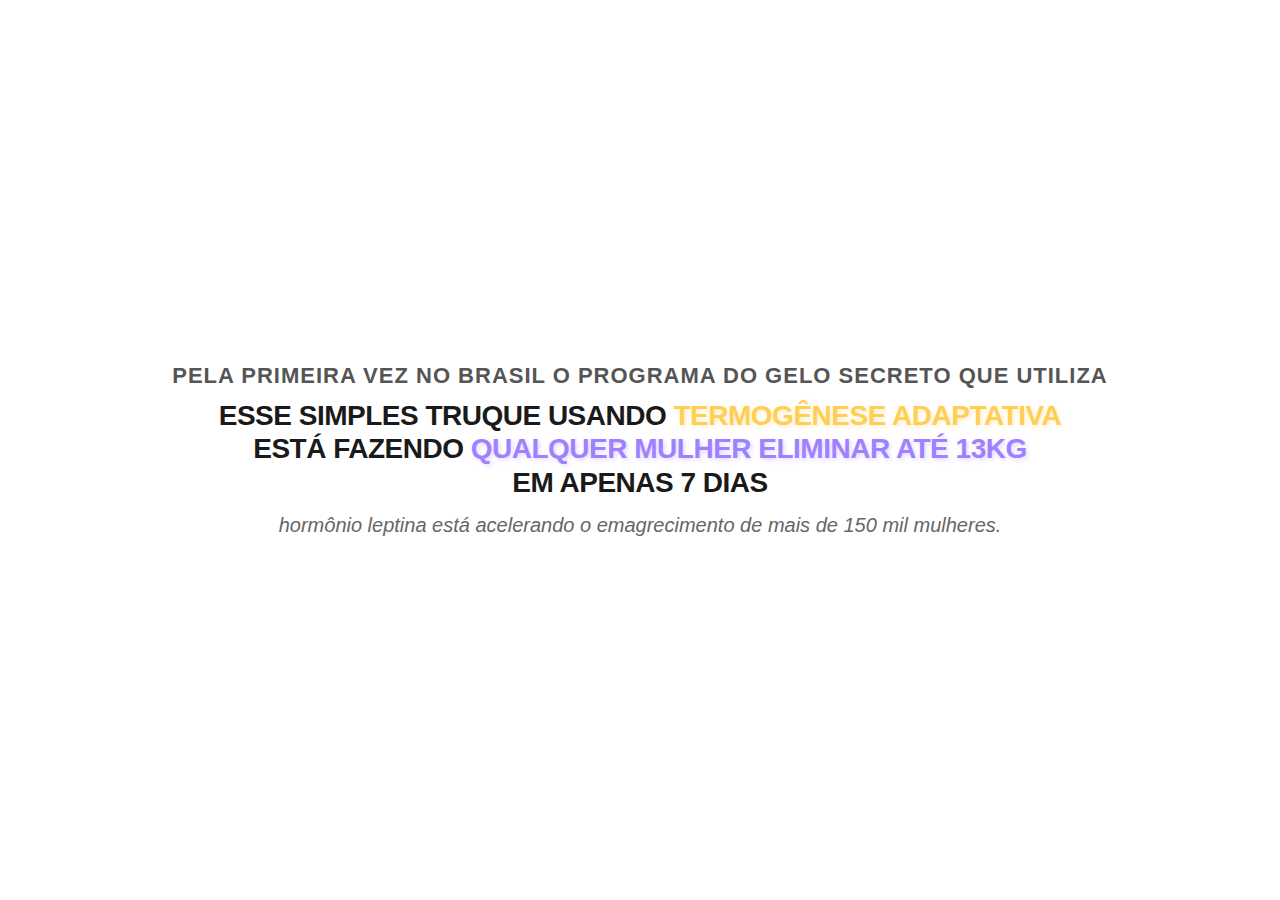
<file: src/SUCESSO/sucess.html>
<!DOCTYPE html>
<html lang="pt-BR">
  <head>
    <meta charset="UTF-8" />
    <meta name="viewport" content="width=device-width, initial-scale=1.0" />
    <title>Gelo - Protocolo Gerado</title>

    <!-- Meta Pixel Code -->
    <script>
      !(function (f, b, e, v, n, t, s) {
        if (f.fbq) return;
        n = f.fbq = function () {
          n.callMethod
            ? n.callMethod.apply(n, arguments)
            : n.queue.push(arguments);
        };
        if (!f._fbq) f._fbq = n;
        n.push = n;
        n.loaded = !0;
        n.version = "2.0";
        n.queue = [];
        t = b.createElement(e);
        t.async = !0;
        t.src = v;
        s = b.getElementsByTagName(e)[0];
        s.parentNode.insertBefore(t, s);
      })(
        window,
        document,
        "script",
        "https://connect.facebook.net/en_US/fbevents.js"
      );
      fbq("init", "1518973295936293");
      fbq("track", "PageView");
    </script>
    <noscript
      ><img
        height="1"
        width="1"
        style="display: none"
        src="https://www.facebook.com/tr?id=1518973295936293&ev=PageView&noscript=1"
    /></noscript>
    <!-- End Meta Pixel Code -->

    <script
      src="https://cdn.utmify.com.br/scripts/utms/latest.js"
      data-utmify-prevent-subids
      async
      defer
    ></script>

    <style>
      * {
        margin: 0;
        padding: 0;
        box-sizing: border-box;
      }

      body {
        font-family: -apple-system, BlinkMacSystemFont, "Segoe UI", Roboto,
          Arial, sans-serif;
        background: #ffffff;
        min-height: 100vh;
        display: flex;
        flex-direction: column;
        align-items: center;
        justify-content: center;
      }

      .container {
        max-width: 500px;
        width: 100%;
        background: white;
        border-radius: 15px;
        box-shadow: 0 8px 32px rgba(0, 0, 0, 0.1);
        overflow: hidden;
        margin: 0 auto;
      }

      .header {
        background: #4caf50;
        padding: 20px;
        border-radius: 15px 15px 0 0;
      }

      .logo {
        display: flex;
        align-items: center;
        justify-content: center;
        gap: 12px;
      }

      .logo img {
        max-width: 120px;
        height: auto;
      }

      .success-message {
        background: white;
        padding: 30px 25px 0px 25px;
        text-align: center;
        margin: 0;
        margin-bottom: 0;
      }

      .success-title {
        font-size: 22px;
        font-weight: 600;
        margin-bottom: 12px;
        color: #1a1a1a;
        line-height: 1.3;
      }

      .success-subtitle {
        font-size: 14px;
        color: #666;
        margin-bottom: 20px;
      }

      .video-section {
        position: relative;
        background: #000;
        margin: 0;
        margin-top: 0 !important;
        width: 100%;
        max-width: 500px;
        margin-left: auto;
        margin-right: auto;
        overflow: hidden;
        padding: 0;
        border: none;
      }

      .video-player {
        width: 100%;
        height: 100%;
        object-fit: contain;
        display: block;
        background: #000;
        cursor: pointer; /* Permite clique para pause/play */
      }

      .video-player::-webkit-media-controls {
        display: none !important;
      }

      .video-player::-webkit-media-controls-panel {
        display: none !important;
      }

      .video-player::-webkit-media-controls-play-button {
        display: none !important;
      }

      .video-player::-webkit-media-controls-timeline {
        display: none !important;
      }

      .video-player::-webkit-media-controls-current-time-display {
        display: none !important;
      }

      .video-player::-webkit-media-controls-time-remaining-display {
        display: none !important;
      }

      .video-player::-webkit-media-controls-mute-button {
        display: none !important;
      }

      .video-player::-webkit-media-controls-volume-slider {
        display: none !important;
      }

      .video-player::-webkit-media-controls-fullscreen-button {
        display: none !important;
      }

      .fullscreen-icon {
        position: absolute;
        top: 15px;
        right: 15px;
        width: 35px;
        height: 35px;
        background: rgba(0, 0, 0, 0.7);
        border-radius: 8px;
        display: flex;
        align-items: center;
        justify-content: center;
        cursor: pointer;
        z-index: 10;
        font-size: 16px;
        color: white;
        transition: all 0.3s ease;
      }

      .fullscreen-icon:hover {
        background: rgba(0, 0, 0, 0.9);
        transform: scale(1.1);
      }

      .fullscreen-icon {
        position: absolute;
        top: 15px;
        left: 15px;
        width: 30px;
        height: 30px;
        background: rgba(255, 255, 255, 0.9);
        border-radius: 6px;
        display: flex;
        align-items: center;
        justify-content: center;
        cursor: pointer;
        z-index: 10;
        font-size: 14px;
        color: #333;
      }

      .play-button {
        position: absolute;
        top: 50%;
        left: 50%;
        transform: translate(-50%, -50%);
        background: #4caf50;
        color: white;
        border: none;
        border-radius: 8px;
        padding: 16px 24px;
        font-size: 13px;
        font-weight: 600;
        cursor: pointer;
        text-align: center;
        line-height: 1.4;
        z-index: 10;
        box-shadow: 0 4px 12px rgba(76, 175, 80, 0.3);
        transition: all 0.2s ease;
      }

      .play-button:hover {
        background: #45a049;
        transform: translate(-50%, -50%) scale(1.02);
      }

      .play-icon {
        margin-right: 8px;
        font-size: 16px;
      }

      .bottom-text {
        position: absolute;
        bottom: 20px;
        left: 50%;
        transform: translateX(-50%);
        background: rgba(0, 0, 0, 0.85);
        color: white;
        padding: 8px 20px;
        border-radius: 20px;
        font-size: 13px;
        font-weight: 700;
        letter-spacing: 1.5px;
      }

      .video-started .play-button {
        opacity: 0;
        pointer-events: none;
      }

      .footer {
        background: white;
        padding: 20px 25px;
        text-align: center;
        font-size: 13px;
        color: #666;
        border-top: 1px solid #f0f0f0;
      }

      /* Seções que aparecem depois do vídeo */
      .offer-content {
        display: none;
        background: #f5f7fa;
        animation: slideDown 0.5s ease-in-out;
        max-width: 500px;
        margin: 20px auto 0;
        border-radius: 15px;
        overflow: hidden;
        box-shadow: 0 8px 32px rgba(0, 0, 0, 0.1);
      }

      .offer-content.show {
        display: block;
      }

      @keyframes slideDown {
        from {
          opacity: 0;
          transform: translateY(-20px);
        }
        to {
          opacity: 1;
          transform: translateY(0);
        }
      }

      .btn-receita {
        background: linear-gradient(135deg, #28a745, #20c997);
        color: white;
        padding: 18px 35px;
        border: none;
        border-radius: 30px;
        font-size: 16px;
        font-weight: 700;
        text-transform: uppercase;
        cursor: pointer;
        margin: 15px auto;
        display: block;
        box-shadow: 0 8px 25px rgba(40, 167, 69, 0.4);
        transition: all 0.3s ease;
        letter-spacing: 0.5px;
      }

      .btn-receita:hover {
        background: linear-gradient(135deg, #218838, #1e9885);
        transform: translateY(-3px);
        box-shadow: 0 12px 35px rgba(40, 167, 69, 0.5);
      }

      .comparison-section {
        padding: 30px 20px;
        background: white;
      }

      .comparison-cards {
        display: grid;
        grid-template-columns: 1fr 1fr;
        gap: 15px;
        margin: 25px 0;
      }

      .comparison-card {
        background: white;
        border: 3px solid;
        border-radius: 20px;
        padding: 20px 15px;
        text-align: center;
        box-shadow: 0 5px 20px rgba(0, 0, 0, 0.1);
        transition: transform 0.3s ease;
      }

      .comparison-card:hover {
        transform: translateY(-5px);
      }

      .comparison-card.sem {
        border-color: #ff6b6b;
        background: linear-gradient(135deg, #fff5f5, #ffe3e3);
      }

      .comparison-card.com {
        border-color: #4caf50;
        background: linear-gradient(135deg, #f0fff4, #e8f5e8);
      }

      .comparison-card h3 {
        font-size: 12px;
        font-weight: 700;
        margin-bottom: 15px;
        padding: 8px 12px;
        border-radius: 15px;
        text-transform: uppercase;
        letter-spacing: 0.5px;
      }

      .comparison-card.sem h3 {
        background: #ff6b6b;
        color: white;
      }

      .comparison-card.com h3 {
        background: #4caf50;
        color: white;
      }

      .comparison-card img {
        width: 100%;
        max-width: 120px;
        height: 120px;
        object-fit: cover;
        border-radius: 15px;
        margin: 15px 0;
        box-shadow: 0 5px 15px rgba(0, 0, 0, 0.2);
      }

      .comparison-card p {
        font-size: 12px;
        color: #555;
        line-height: 1.4;
        font-weight: 500;
      }

      .metabolism-section {
        background: white;
        padding: 30px 25px;
        margin: 0;
      }

      .metabolism-section h2 {
        text-align: center;
        font-size: 22px;
        margin-bottom: 25px;
        color: #2c3e50;
        font-weight: 700;
      }

      .metabolism-item {
        margin: 20px 0;
        background: #f8f9fa;
        padding: 20px;
        border-radius: 15px;
        box-shadow: 0 3px 10px rgba(0, 0, 0, 0.1);
      }

      .metabolism-header {
        display: flex;
        justify-content: space-between;
        align-items: center;
        margin-bottom: 12px;
      }

      .metabolism-label {
        font-size: 14px;
        font-weight: 600;
        color: #2c3e50;
      }

      .metabolism-percentage {
        font-size: 16px;
        font-weight: 700;
        padding: 5px 12px;
        border-radius: 20px;
        color: white;
      }

      .metabolism-percentage.sem {
        background: #ff6b6b;
      }

      .metabolism-percentage.com {
        background: #4caf50;
      }

      .metabolism-bar {
        background: #e9ecef;
        border-radius: 25px;
        height: 15px;
        overflow: hidden;
        position: relative;
      }

      .metabolism-progress {
        height: 100%;
        border-radius: 25px;
        transition: width 2s ease-in-out;
      }

      .metabolism-progress.sem {
        background: linear-gradient(90deg, #ff6b6b, #ff8e8e);
        width: 39%;
      }

      .metabolism-progress.com {
        background: linear-gradient(90deg, #4caf50, #66bb6a);
        width: 100%;
      }

      .metabolism-description {
        font-size: 13px;
        color: #666;
        margin-top: 10px;
        padding: 10px;
        background: white;
        border-radius: 10px;
        border-left: 4px solid;
      }

      .metabolism-description.sem {
        border-left-color: #ff6b6b;
      }

      .metabolism-description.com {
        border-left-color: #4caf50;
      }

      .plan-section {
        background: linear-gradient(135deg, #f8f9fa, #e9ecef);
        padding: 30px 25px;
        text-align: center;
      }

      .plan-section h2 {
        color: #4caf50;
        font-size: 24px;
        margin-bottom: 15px;
        font-weight: 700;
      }

      .plan-section > p {
        color: #555;
        margin-bottom: 25px;
        line-height: 1.6;
        font-size: 15px;
      }

      .plan-items {
        text-align: left;
        margin: 25px 0;
        background: white;
        padding: 25px;
        border-radius: 15px;
        box-shadow: 0 5px 20px rgba(0, 0, 0, 0.1);
      }

      .plan-item {
        display: flex;
        align-items: flex-start;
        margin: 15px 0;
        padding: 15px;
        background: #f8f9fa;
        border-radius: 12px;
        border-left: 4px solid #4caf50;
      }

      .plan-item::before {
        content: "✅";
        margin-right: 12px;
        font-size: 18px;
        flex-shrink: 0;
      }

      .plan-item span {
        font-size: 14px;
        line-height: 1.5;
        color: #333;
      }

      .bonus-section {
        background: linear-gradient(135deg, #fff8e1, #ffecb3);
        padding: 0;
        border: 3px solid #ffc107;
        border-radius: 20px;
        margin: 20px;
        box-shadow: 0 8px 25px rgba(255, 193, 7, 0.3);
        overflow: hidden;
      }

      .bonus-section h3 {
        background: linear-gradient(135deg, #ff9800, #f57c00);
        color: white;
        padding: 20px;
        margin: 0;
        text-align: center;
        font-size: 18px;
        font-weight: 700;
        box-shadow: 0 2px 10px rgba(255, 152, 0, 0.4);
        display: flex;
        align-items: center;
        justify-content: center;
        gap: 10px;
      }

      .bonus-content {
        padding: 25px;
      }

      .bonus-list {
        list-style: none;
        padding: 0;
        margin: 0;
      }

      .bonus-list li {
        background: rgba(255, 255, 255, 0.7);
        margin: 12px 0;
        padding: 15px;
        border-radius: 12px;
        font-size: 14px;
        line-height: 1.6;
        color: #333;
        border-left: 4px solid #ff9800;
        box-shadow: 0 2px 8px rgba(0, 0, 0, 0.1);
        transition: all 0.3s ease;
        position: relative;
      }

      .bonus-list li:hover {
        background: white;
        transform: translateX(5px);
        box-shadow: 0 4px 15px rgba(0, 0, 0, 0.15);
      }

      .bonus-list li::before {
        content: "•";
        color: #ff9800;
        font-weight: bold;
        font-size: 16px;
        margin-right: 10px;
      }

      .summary-box {
        background: linear-gradient(135deg, #e8f5e8, #c8e6c9);
        padding: 30px 25px;
        border-radius: 20px;
        margin: 20px;
        border: 3px solid #4caf50;
        text-align: center;
        box-shadow: 0 10px 30px rgba(76, 175, 80, 0.3);
      }

      .summary-logo {
        width: 80px;
        height: 80px;
        margin: 0 auto 20px;
        border-radius: 50%;
        box-shadow: 0 5px 15px rgba(0, 0, 0, 0.2);
      }

      .summary-title {
        background: linear-gradient(135deg, #4caf50, #66bb6a);
        color: white;
        padding: 20px;
        border-radius: 15px;
        margin-bottom: 20px;
        box-shadow: 0 5px 15px rgba(76, 175, 80, 0.4);
      }

      .summary-title h3 {
        margin: 0;
        font-size: 20px;
        font-weight: 700;
      }

      .summary-subtitle {
        background: #66bb6a;
        padding: 10px;
        border-radius: 8px;
        margin-top: 10px;
        font-size: 18px;
      }

      @media (max-width: 600px) {
        .comparison-cards {
          grid-template-columns: 1fr;
          gap: 20px;
        }

        .offer-content {
          margin: 10px;
          max-width: none;
        }

        .plan-section,
        .bonus-section,
        .summary-box {
          margin: 10px;
          padding: 20px;
        }
      }

      .guarantee-section {
        text-align: center;
        padding: 25px;
        background: white;
      }

      .guarantee-badge {
        width: 120px;
        height: 120px;
        margin: 0 auto 15px;
      }

      .guarantee-text {
        background: #e8f5e8;
        padding: 15px;
        border-radius: 10px;
        color: #28a745;
        font-size: 14px;
        margin: 15px 0;
      }

      .price-section {
        background: white;
        padding: 25px;
        text-align: center;
      }

      .price-comparison {
        background: #f8f9fa;
        padding: 20px;
        border-radius: 10px;
        margin: 15px 0;
      }

      .price-item {
        display: flex;
        justify-content: space-between;
        margin: 8px 0;
        font-size: 14px;
      }

      .price-highlight {
        background: #4caf50;
        color: white;
        padding: 10px;
        border-radius: 8px;
        font-weight: bold;
      }

      .security-badges {
        display: flex;
        justify-content: space-around;
        margin: 20px 0;
        padding: 15px;
      }

      .security-badge {
        text-align: center;
        font-size: 12px;
      }

      .security-badge img {
        width: 40px;
        height: 40px;
        margin-bottom: 5px;
      }

      .testimonials {
        background: white;
        padding: 25px;
      }

      .testimonial {
        background: #f8f9fa;
        padding: 15px;
        border-radius: 10px;
        margin: 15px 0;
        font-size: 14px;
      }

      .testimonial-header {
        display: flex;
        align-items: center;
        margin-bottom: 8px;
      }

      .testimonial-avatar {
        width: 40px;
        height: 40px;
        border-radius: 50%;
        margin-right: 10px;
      }

      .testimonial-name {
        font-weight: bold;
        color: #333;
      }

      .stars {
        color: #ffc107;
        margin-right: 5px;
      }

      .timeline-section {
        background: white;
        padding: 25px;
      }

      .timeline-item {
        display: flex;
        align-items: center;
        margin: 15px 0;
      }

      .timeline-badge {
        background: #4caf50;
        color: white;
        padding: 5px 10px;
        border-radius: 15px;
        font-size: 12px;
        font-weight: bold;
        margin-right: 15px;
        min-width: 60px;
        text-align: center;
      }

      .timeline-text {
        font-size: 14px;
        color: #666;
        line-height: 1.4;
      }

      .before-after {
        display: grid;
        grid-template-columns: 1fr 1fr;
        gap: 15px;
        margin: 20px 0;
      }

      .before-after img {
        width: 100%;
        border-radius: 10px;
      }

      @media (max-width: 600px) {
        .comparison-cards {
          flex-direction: column;
          gap: 15px;
        }

        .before-after {
          grid-template-columns: 1fr;
        }
      }

      @media (max-width: 600px) {
        .container {
          max-width: 95%;
          margin: 10px;
        }

        .success-message {
          padding: 25px 20px 15px 20px;
        }

        .success-title {
          font-size: 20px;
        }

        .play-button {
          padding: 14px 20px;
          font-size: 12px;
        }
      }

      /* Redline CSS */
      .redline-container {
        padding: 30px 20px;
        text-align: center;
        margin: 0;
        width: 100%;
      }

      .redline-headline {
        font-size: 28px;
        font-weight: 900;
        color: #1a1a1a;
        line-height: 1.2;
        text-transform: uppercase;
        letter-spacing: -0.5px;
        margin-bottom: 15px;
      }

      .redline-word-yellow {
        color: #ffce54;
        text-shadow: 2px 2px 4px rgba(255, 206, 84, 0.3);
      }

      .redline-word-purple {
        color: #9e81ff;
        text-shadow: 2px 2px 4px rgba(158, 129, 255, 0.3);
      }

      .redline-subtitle {
        font-size: 22px;
        color: #555;
        font-weight: 600;
        margin-bottom: 10px;
        text-transform: uppercase;
        letter-spacing: 1px;
      }

      .redline-footer {
        font-size: 20px;
        color: #666;
        font-style: italic;
        margin-top: 10px;
      }

      @media (max-width: 480px) {
        .redline-headline {
          font-size: 24px;
          padding: 0 10px;
        }

        .redline-subtitle {
          font-size: 20px;
        }

        .redline-footer {
          font-size: 18px;
        }

        .redline-container {
          padding: 25px 15px;
        }
      }
    </style>
  </head>
  <body>
    <!-- Redline Section -->
    <div class="redline-container">
      <div class="redline-subtitle">
        Pela primeira vez no Brasil o programa do Gelo Secreto que utiliza
      </div>
      <h1 class="redline-headline">
        Esse simples truque usando
        <span class="redline-word-yellow">termogênese adaptativa</span><br />
        está fazendo
        <span class="redline-word-purple"
          >qualquer mulher eliminar até 13kg</span
        ><br />
        em apenas 7 dias
      </h1>
      <div class="redline-footer">
        hormônio leptina está acelerando o emagrecimento de mais de 150 mil
        mulheres.
      </div>
    </div>

    <!-- Container do vídeo (fora do container principal) -->
    <div class="video-section" id="videoContainer">
      <!-- VTURB SmartPlayer (sucesso) -->
      <vturb-smartplayer
        id="vid-68fb1f80bdf9abb2347d00c3"
        style="display: block; margin: 0 auto; width: 100%; max-width: 400px"
      ></vturb-smartplayer>
    </div>

    <!-- Conteúdo que aparece depois do vídeo -->
    <div class="offer-content" id="offerContent">
      <!-- Botão Quero a Receita -->
      <div style="text-align: center; padding: 20px; background: #f8f9fa">
        <button class="btn-receita">Quero a Receita!</button>
      </div>

      <!-- Seção de Comparação Antes e Depois -->
      <div class="comparison-section">
        <div class="comparison-cards">
          <div class="comparison-card sem">
            <h3>SEM o Plano do Gelo Secreto</h3>
            <img src="antes-e-depois.png" alt="Sem Gelo Secreto" />
            <p>
              Meta: baixar peso lento<br />Hormônios desregulados e sem energia
            </p>
          </div>
          <div class="comparison-card com">
            <h3>COM o PLANO DO GELO SECRETO</h3>
            <img src="antes-e-depois-2.png" alt="Com Gelo Secreto" />
            <p>
              Meta: baixar peso acelerado<br />Hormônios estão 24h direto em
              energia
            </p>
          </div>
        </div>
      </div>

      <!-- Análise do Metabolismo -->
      <div class="metabolism-section">
        <h2>Análise do Seu Metabolismo</h2>

        <div class="metabolism-item">
          <div class="metabolism-header">
            <span class="metabolism-label"
              >Metabolismo Atual (SEM o Gelo Secreto)</span
            >
            <span class="metabolism-percentage sem">39%</span>
          </div>
          <div class="metabolism-bar">
            <div class="metabolism-progress sem"></div>
          </div>
          <div class="metabolism-description sem">
            Seu metabolismo está trabalhando apenas 10% da capacidade, fazendo
            você se sentir cansada e sem energia.
          </div>
        </div>

        <div class="metabolism-item">
          <div class="metabolism-header">
            <span class="metabolism-label">Metabolismo COM o Gelo Secreto</span>
            <span class="metabolism-percentage com">100%</span>
          </div>
          <div class="metabolism-bar">
            <div class="metabolism-progress com"></div>
          </div>
          <div class="metabolism-description com">
            Com o Plano do Gelo Secreto, seus hormônios emagrecedores trabalham
            24h queimando gordura automaticamente.
          </div>
        </div>
      </div>

      <!-- Plano Personalizado -->
      <div class="plan-section">
        <h2>Seu Plano Personalizado do Gelo Secreto</h2>
        <p>
          <strong
            >Baseado nas suas informações pessoais, criamos um protocolo 100%
            personalizado para você perder de 5 a 20kg nas próximas 3
            semanas!</strong
          >
        </p>
        <p>
          O plano contém as medidas exatas dos ingredientes para que seja da
          melhor forma possível no seu corpo, respeitando suas rotinas e o que
          você gosta de comer.
        </p>

        <button class="btn-receita">Você vai receber HOJE:</button>

        <div class="plan-items">
          <div class="plan-item">
            <span
              ><strong>Protocolo do Gelo Secreto Completo:</strong> Baseado em
              pesquisas de Harvard - a forma mais ética e segura de ativar seus
              hormônios emagrecedores sem perder massa corporal ou sua
              fraqueza.</span
            >
          </div>
          <div class="plan-item">
            <span
              ><strong>Técnica da "Renovação Hormonal":</strong> Use os 7
              principais hormônios do emagrecimento para queimar gordura da
              barriga, coxas, braços e cintura de uma vez só.</span
            >
          </div>
          <div class="plan-item">
            <span
              ><strong>Método "Exterminador de Doces":</strong> Ative o modo
              dentro do seu cérebro para se livrar dos desejos incontroláveis de
              comer doces e besteiras.</span
            >
          </div>
          <div class="plan-item">
            <span
              ><strong>Método do "Foguete Metabólico":</strong> Usado por
              atletas de alto nível para aumentar energia e disposição em até
              500% e acelerar o metabolismo ao extremo.</span
            >
          </div>
          <div class="plan-item">
            <span
              ><strong>Planilha de Acompanhamento:</strong> Saiba exatamente
              quanto você está evoluindo dia após dia.</span
            >
          </div>
        </div>
      </div>

      <!-- Seção de Bônus -->
      <div class="bonus-section">
        <h3>🎁 BÔNUS EXCLUSIVOS:</h3>
        <div class="bonus-content">
          <ul class="bonus-list">
            <li>
              Técnica da 'Renovação Hormonal' - 7 hormônios do emagrecimento
            </li>
            <li>Truque de 5 minutos que evita o efeito sanfona para sempre</li>
            <li>
              Método para comer 3x menos e perder 950 calorias extras por dia
            </li>
            <li>
              Segredo das tribos para controlar glicose, pressão e colesterol
            </li>
            <li>
              Modo 'Exterminador de Doces' - elimina desejos por besteiras
            </li>
            <li>De '5 Dias Noturnos' para combater ansiedade e depressão</li>
            <li>Método 'Foguete Metabólico' - aumenta energia em até 500%</li>
            <li>
              Técnica do 'Relógio Invertido' para parecer 10 anos mais jovem
            </li>
            <li>De '12 Alimentos do Amor' que turbinam sua libido</li>
            <li>E muito mais...</li>
          </ul>
        </div>
      </div>

      <!-- Comparação de Preços -->
      <div class="price-section">
        <h3 style="text-align: center; margin-bottom: 20px">
          📊 Compare os Custos para Emagrecer:
        </h3>
        <div class="price-comparison">
          <div class="price-item">
            <span>• Ozempic (1 mês):</span>
            <span><strong>R$ 3.000</strong></span>
          </div>
          <div class="price-item">
            <span>• Nutricionista particular:</span>
            <span><strong>R$ 500/consulta</strong></span>
          </div>
          <div class="price-item">
            <span>• Academia + Personal:</span>
            <span><strong>R$ 500/mês</strong></span>
          </div>
          <div class="price-item">
            <span>• Cirurgia bariátrica:</span>
            <span><strong>R$ 50.000-80.000</strong></span>
          </div>
          <div class="price-highlight">
            • Gelo Secreto (COMPLETO): <strong>R$ 37,00</strong>
          </div>
        </div>
        <button class="btn-receita">QUERO A RECEITA!</button>
      </div>

      <!-- Badges de Segurança -->
      <div class="security-badges">
        <div class="security-badge">
          <img src="compra-segura.png" alt="Compra Segura" />
          <div><strong>Compra Segura</strong></div>
        </div>
        <div class="security-badge">
          <div
            style="
              width: 40px;
              height: 40px;
              background: #ffc107;
              border-radius: 50%;
              display: flex;
              align-items: center;
              justify-content: center;
              margin: 0 auto 5px;
            "
          >
            ⭐
          </div>
          <div><strong>Satisfação Garantida</strong></div>
        </div>
        <div class="security-badge">
          <div
            style="
              width: 40px;
              height: 40px;
              background: #333;
              border-radius: 50%;
              display: flex;
              align-items: center;
              justify-content: center;
              margin: 0 auto 5px;
              color: white;
            "
          >
            🔒
          </div>
          <div><strong>Privacidade Protegida</strong></div>
        </div>
      </div>

      <!-- Oferta Especial -->
      <div
        style="
          text-align: center;
          padding: 20px;
          background: #4caf50;
          color: white;
        "
      >
        <div
          style="
            background: white;
            color: #333;
            padding: 20px;
            border-radius: 10px;
            margin: 15px 0;
          "
        >
          <div style="font-size: 14px; margin-bottom: 10px">
            <span style="text-decoration: line-through; color: #999"
              >R$ 497,00</span
            >
            <span
              style="
                background: #ff6b6b;
                color: white;
                padding: 2px 8px;
                border-radius: 5px;
                margin-left: 10px;
              "
              >97% OFF</span
            >
          </div>
          <div style="font-size: 28px; font-weight: bold; color: #ff6b6b">
            R$ 37,90
          </div>
          <div style="font-size: 12px; color: #666">ou 3x de R$ 12,63</div>
          <div
            style="
              background: #fff3cd;
              color: #856404;
              padding: 10px;
              border-radius: 8px;
              margin-top: 10px;
              font-size: 12px;
            "
          >
            ⚠️ Minha contadora está GRITANDO para eu voltar ao preço normal!
            Aproveite AGORA!
          </div>
        </div>
      </div>

      <!-- Garantia -->
      <div class="guarantee-section">
        <h3 style="color: #ff6b6b; margin-bottom: 15px">
          🛡️ Garantia Total de 30 Dias
        </h3>
        <img
          src="garantia.jpeg"
          alt="Garantia 30 dias"
          class="guarantee-badge"
        />
        <div class="guarantee-text">
          <strong>Se você não emagrecer pelo menos 5kg em 30 dias...</strong
          ><br />
          Eu vou te devolver cada centavo que você pagou, sem fazer
          perguntas!<br />
          <strong>É 100% sem risco para você! 🤝</strong>
        </div>
      </div>

      <!-- Depoimentos -->
      <div class="testimonials">
        <h3 style="text-align: center; margin-bottom: 20px">
          ⭐ O que nossas clientes estão dizendo
        </h3>

        <div class="testimonial">
          <div class="testimonial-header">
            <img src="mulher2.jpg" alt="Rafaela" class="testimonial-avatar" />
            <div>
              <div class="testimonial-name">Rafaela Nascimento</div>
              <div class="stars">⭐⭐⭐⭐⭐</div>
            </div>
          </div>
          <p>
            "Muito bom! Recomendo, meu apetite diminuiu MUITO e já perdi 5kg nos
            últimos 11 dias. Não conseguia nem imaginar que seria tão rápido!"
          </p>
        </div>

        <div class="testimonial">
          <div class="testimonial-header">
            <img src="mulher3.jpg" alt="Luana" class="testimonial-avatar" />
            <div>
              <div class="testimonial-name">Luana Dias</div>
              <div class="stars">⭐⭐⭐⭐⭐</div>
            </div>
          </div>
          <p>
            "Recomendo muito! Estou usando há 2 semanas e estou com muito menos
            vontade de comer besteira, perdi peso e principalmente perdi
            barriga! Meu marido já percebeu a diferença! 😍"
          </p>
        </div>

        <div class="testimonial">
          <div class="testimonial-header">
            <img src="mulher4.jpg" alt="Andressa" class="testimonial-avatar" />
            <div>
              <div class="testimonial-name">Andressa Soares</div>
              <div class="stars">⭐⭐⭐⭐⭐</div>
            </div>
          </div>
        </div>
      </div>

      <!-- Jornada de Transformação -->
      <div class="timeline-section">
        <h3 style="text-align: center; margin-bottom: 20px">
          Sua Jornada de Transformação
        </h3>

        <div class="timeline-item">
          <div class="timeline-badge">7 DIAS</div>
          <div class="timeline-text">
            <strong>Primeira Semana</strong><br />
            Você acorda e sente sua calça jeans escorregando pela cintura. Seu
            apetite já diminuiu significativamente.
          </div>
        </div>

        <div class="timeline-item">
          <div class="timeline-badge">14 DIAS</div>
          <div class="timeline-text">
            <strong>Segunda Semana</strong><br />
            Seu marido te abraça por trás e sussura: "Nossa, você está
            diferente... o que você fez?"
          </div>
        </div>

        <div class="timeline-item">
          <div class="timeline-badge">21 DIAS</div>
          <div class="timeline-text">
            <strong>Terceira Semana</strong><br />
            Suas amigas param a conversa quando você chega: "Gente, você fez
            lipo? Está IRRECONHECÍVEL!"
          </div>
        </div>

        <div class="timeline-item">
          <div class="timeline-badge">30 DIAS</div>
          <div class="timeline-text">
            <strong>Quarta Semana</strong><br />
            Você posta aquela foto de biquíni que nunca teve coragem e recebe
            uma enxurrada de likes! ❤️
          </div>
        </div>
      </div>

      <!-- Botão Final -->
      <div style="text-align: center; padding: 30px; background: #4caf50">
        <button class="btn-receita" style="font-size: 18px; padding: 20px 40px">
          QUERO A RECEITA!
        </button>
      </div>
    </div>

    <script>
      // Adicionar funcionalidade aos botões "Quero a Receita"
      document.addEventListener("DOMContentLoaded", function () {
        // Mostrar o conteúdo da oferta após 5 minutos de carregar a página
        setTimeout(function () {
          document.getElementById("offerContent").classList.add("show");
        }, 300000); // 5 minutos (300 segundos)

        const buttons = document.querySelectorAll(".btn-receita");
        buttons.forEach((button) => {
          button.addEventListener("click", function () {
            // Redirecionar para o checkout
            window.open("https://pay.cakto.com.br/fu2bqmd_599993", "_blank");
          });
        });
      });
    </script>

    <!-- Script do VTURB SmartPlayer (sucesso) -->
    <script type="text/javascript">
      var s = document.createElement("script");
      (s.src =
        "https://scripts.converteai.net/134f9e89-27f7-4f0e-aa6f-1db6e83eeca5/players/68fb1f80bdf9abb2347d00c3/v4/player.js"),
        (s.async = !0),
        document.head.appendChild(s);
    </script>
    
    <!-- Script de redirecionamento do botão voltar -->
    <script>
      var urlBackRedirect = 'https://pay.cakto.com.br/fs94ydm'; // lembre-se de usar a url sem espaços
      // não altere nada abaixo dessa linha
      urlBackRedirect = urlBackRedirect = urlBackRedirect.trim() +
              (urlBackRedirect.indexOf("?") > 0 ? '&' : '?') +
              document.location.search.replace('?', '').toString();
      history.pushState({}, "", location.href);
      history.pushState({}, "", location.href);
      window.onpopstate = function () {
          setTimeout(function () {
              location.href = urlBackRedirect;
          }, 1);
      };
    </script>
  </body>
</html>
</file>
